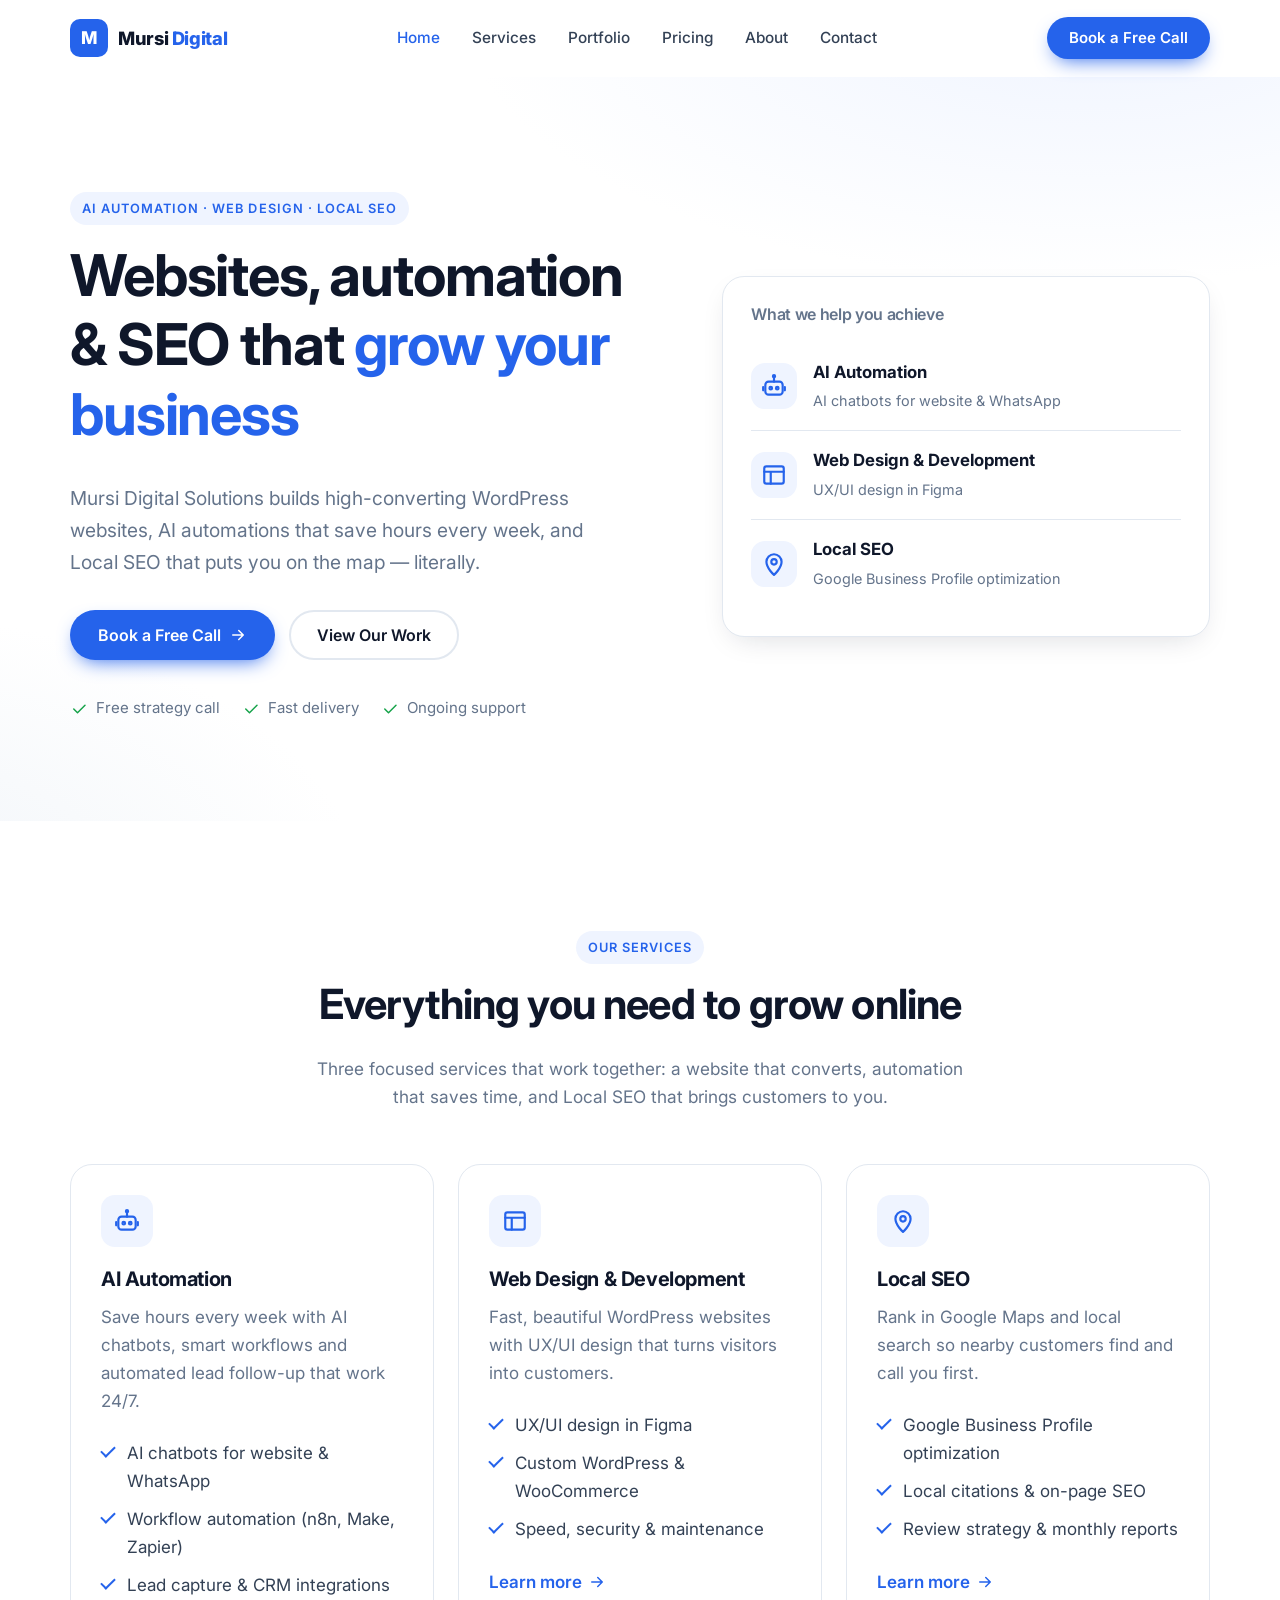
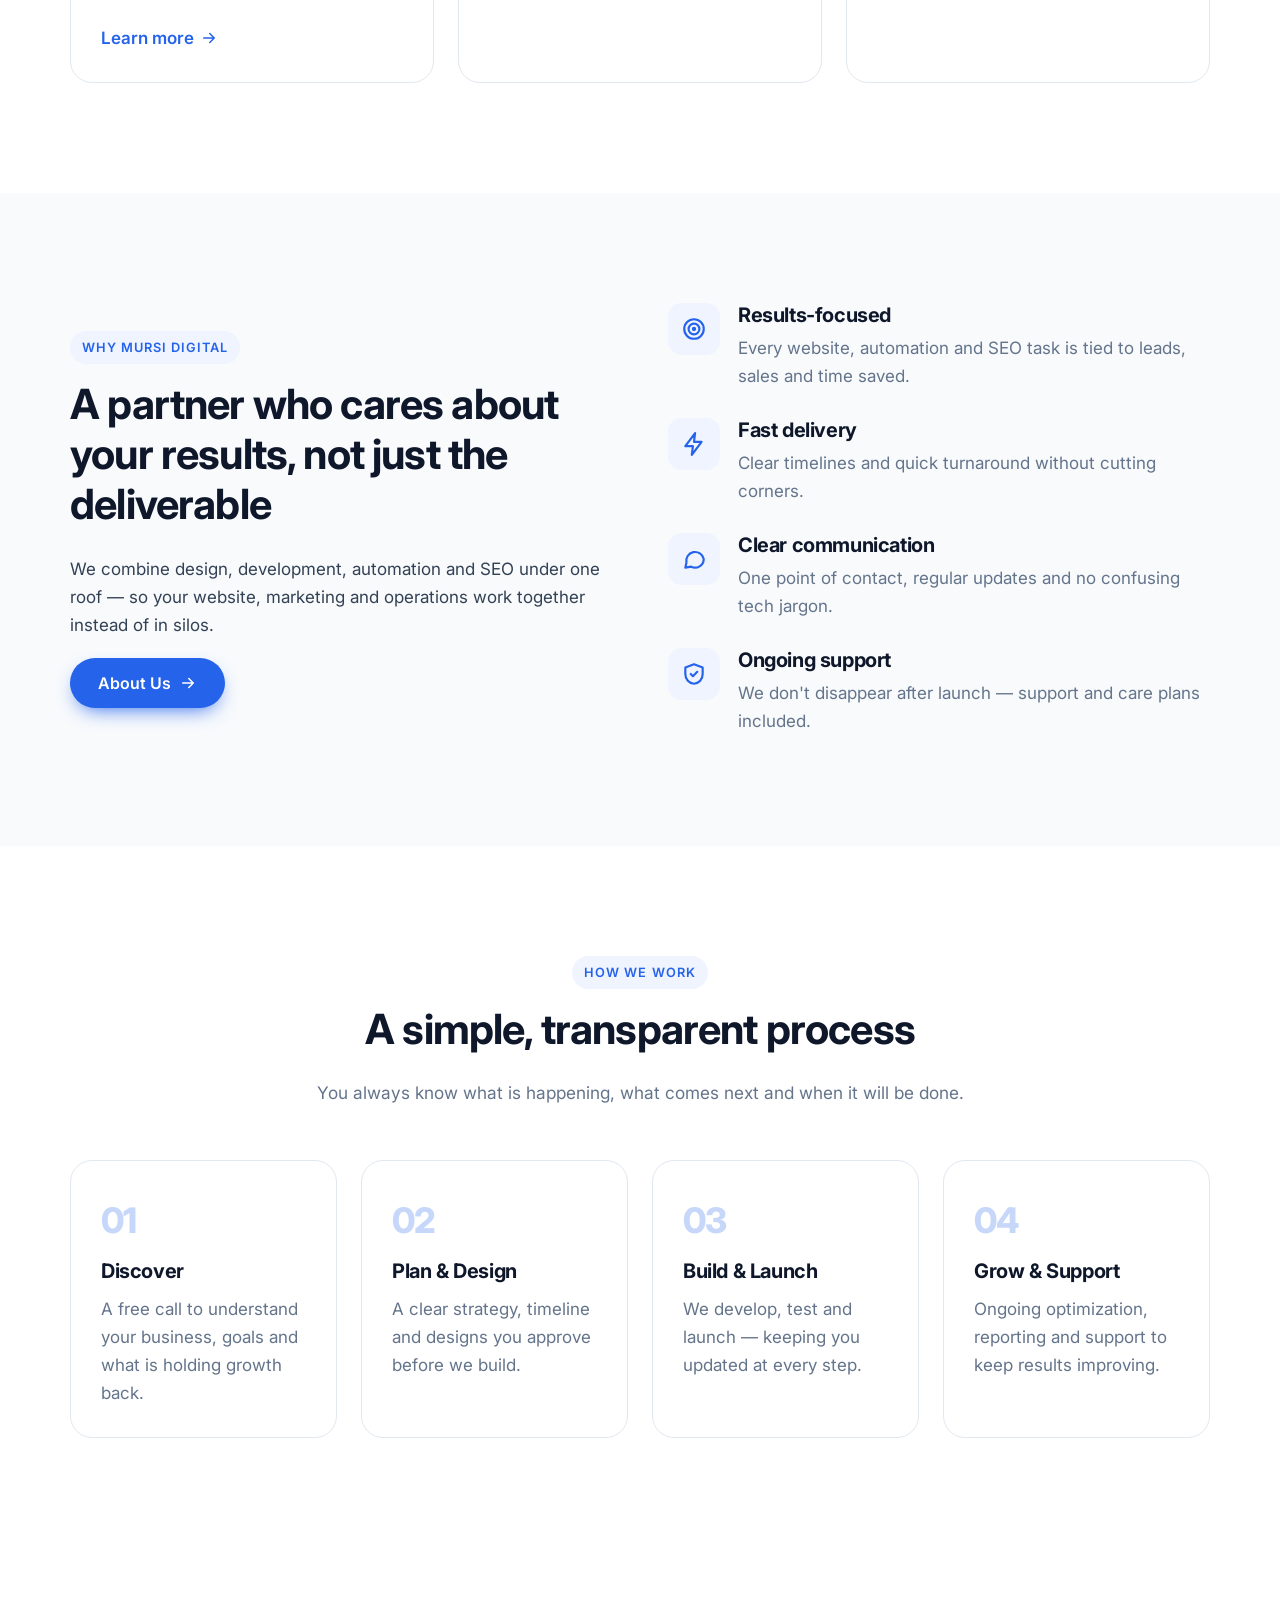
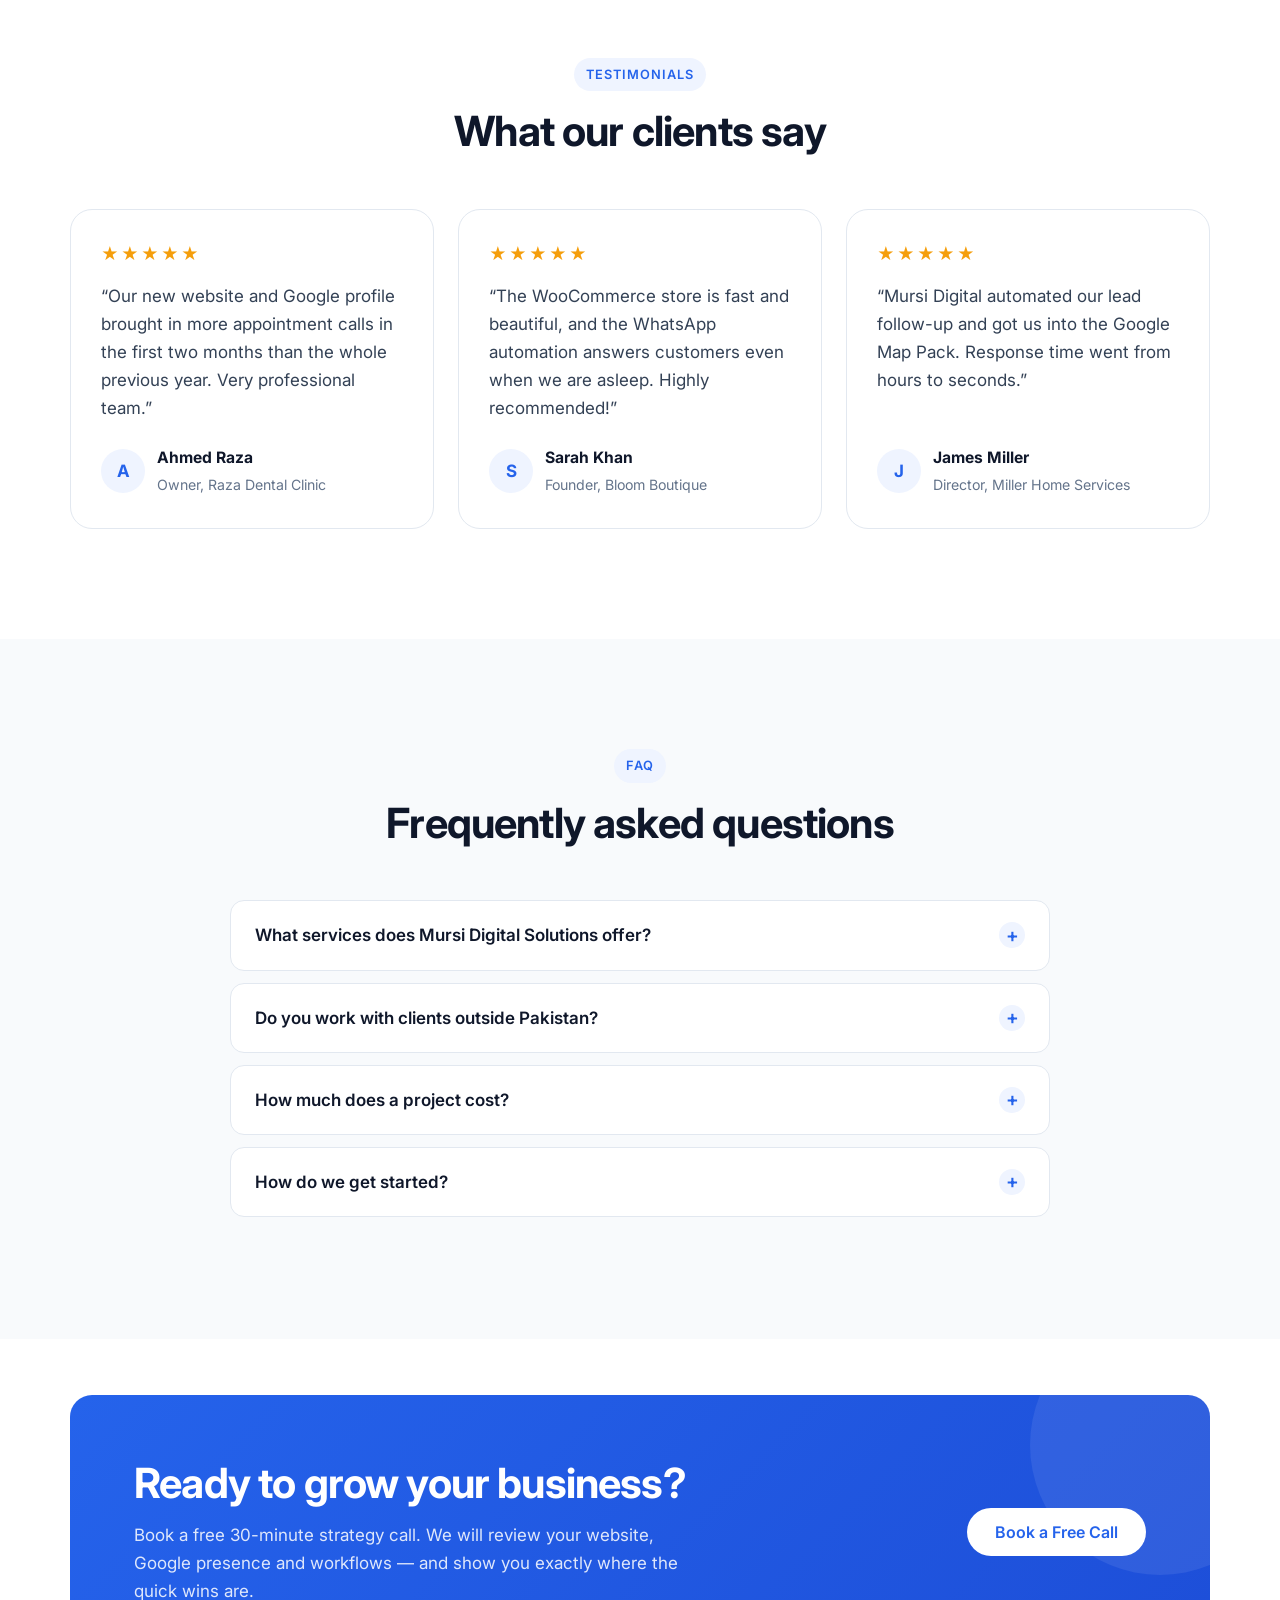
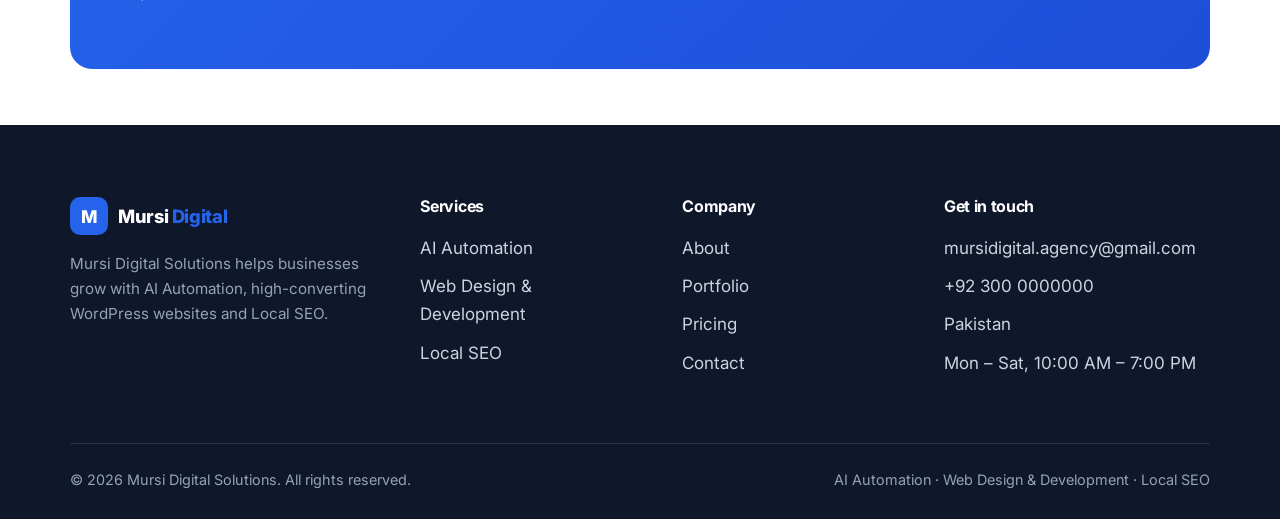
<file: static-site/index.html>
<!doctype html>
<html lang="en" class="no-js">
<head>
	<meta charset="utf-8">
	<meta name="viewport" content="width=device-width, initial-scale=1">
	<title>Mursi Digital Solutions — AI Automation, Web Design &amp; Local SEO</title>
	<meta name="description" content="Mursi Digital Solutions builds high-converting WordPress websites, AI automations that save hours every week, and Local SEO that puts you on the map.">
	<script>document.documentElement.className = document.documentElement.className.replace('no-js', 'js');</script>
	<link rel="preconnect" href="https://fonts.googleapis.com">
	<link rel="preconnect" href="https://fonts.gstatic.com" crossorigin>
	<link rel="stylesheet" href="https://fonts.googleapis.com/css2?family=Inter:wght@400;500;600;700;800&amp;display=swap">
	<link rel="stylesheet" href="assets/css/style.css">
	<script type="application/ld+json">{"@context":"https://schema.org","@type":"ProfessionalService","name":"Mursi Digital Solutions","email":"mursidigital.agency@gmail.com","telephone":"+92 300 0000000","description":"AI Automation, Web Design & Development and Local SEO agency.","address":{"@type":"PostalAddress","streetAddress":"Pakistan","addressLocality":""},"hasOfferCatalog":{"@type":"OfferCatalog","name":"Digital Services","itemListElement":[{"@type":"Offer","itemOffered":{"@type":"Service","name":"AI Automation","description":"Save hours every week with AI chatbots, smart workflows and automated lead follow-up that work 24/7."}},{"@type":"Offer","itemOffered":{"@type":"Service","name":"Web Design & Development","description":"Fast, beautiful WordPress websites with UX/UI design that turns visitors into customers."}},{"@type":"Offer","itemOffered":{"@type":"Service","name":"Local SEO","description":"Rank in Google Maps and local search so nearby customers find and call you first."}}]}}</script>
	<script type="application/ld+json">{"@context":"https://schema.org","@type":"FAQPage","mainEntity":[{"@type":"Question","name":"What services does Mursi Digital Solutions offer?","acceptedAnswer":{"@type":"Answer","text":"We offer AI Automation (chatbots, workflows, CRM integrations), Website Design & Development (UX/UI + WordPress) and Local SEO to help businesses get more leads and save time."}},{"@type":"Question","name":"Do you work with clients outside Pakistan?","acceptedAnswer":{"@type":"Answer","text":"Yes. We work with clients locally and internationally, fully remote, with calls scheduled around your time zone."}},{"@type":"Question","name":"How much does a project cost?","acceptedAnswer":{"@type":"Answer","text":"It depends on scope. See our Pricing page for starting packages, or book a free call for a custom quote."}},{"@type":"Question","name":"How do we get started?","acceptedAnswer":{"@type":"Answer","text":"Fill in the contact form or message us on WhatsApp. We will schedule a free strategy call and send you a proposal within 48 hours."}}]}</script>
</head>
<body>
<a class="skip-link screen-reader-text" href="#main">Skip to content</a>
<header class="site-header" id="site-header">
	<div class="container header-inner">
		<a class="site-brand" href="index.html" rel="home">
	<span class="brand-mark" aria-hidden="true">M</span>
	<span class="brand-text">Mursi <span>Digital</span></span>
</a>
		<nav class="primary-nav" id="primary-nav" aria-label="Primary">
			<ul id="primary-menu">
				<li class="current-menu-item"><a href="index.html" aria-current="page">Home</a></li>
				<li class="menu-item-has-children"><a href="index.html#services">Services</a>
					<ul class="sub-menu">
						<li><a href="ai-automation.html">AI Automation</a></li>
<li><a href="web-design-development.html">Web Design &amp; Development</a></li>
<li><a href="local-seo.html">Local SEO</a></li>
					</ul>
				</li>
				<li><a href="portfolio.html">Portfolio</a></li>
				<li><a href="pricing.html">Pricing</a></li>
				<li><a href="about.html">About</a></li>
				<li><a href="contact.html">Contact</a></li>
			</ul>
			<a class="btn btn--primary btn--block mobile-cta" href="contact.html">Book a Free Call</a>
		</nav>
		<div class="header-cta">
			<a class="btn btn--primary" href="contact.html">Book a Free Call</a>
			<button class="nav-toggle" type="button" aria-controls="primary-nav" aria-expanded="false">
				<span class="screen-reader-text">Menu</span>
				<span class="icon-open"><svg viewBox="0 0 24 24" fill="none" stroke="currentColor" stroke-width="2" stroke-linecap="round" stroke-linejoin="round" aria-hidden="true" focusable="false"><path d="M4 7h16M4 12h16M4 17h16"/></svg></span>
			</button>
		</div>
	</div>
</header>
<main id="main" class="site-main">
<section class="hero">
	<div class="container hero-grid">
		<div class="reveal">
			<span class="eyebrow">AI Automation · Web Design · Local SEO</span>
			<h1>
				Websites, automation &amp; SEO that
				<span class="accent">grow your business</span>
			</h1>
			<p class="hero-lead">Mursi Digital Solutions builds high-converting WordPress websites, AI automations that save hours every week, and Local SEO that puts you on the map — literally.</p>
			<div class="btn-row">
				<a class="btn btn--primary" href="contact.html">Book a Free Call <svg viewBox="0 0 24 24" fill="none" stroke="currentColor" stroke-width="2" stroke-linecap="round" stroke-linejoin="round" aria-hidden="true" focusable="false"><path d="M5 12h14M13 6l6 6-6 6"/></svg></a>
				<a class="btn btn--ghost" href="portfolio.html">View Our Work</a>
			</div>
			<div class="hero-trust">
				<span><svg viewBox="0 0 24 24" fill="none" stroke="currentColor" stroke-width="2" stroke-linecap="round" stroke-linejoin="round" aria-hidden="true" focusable="false"><path d="M5 12l5 5L20 7"/></svg> Free strategy call</span>
				<span><svg viewBox="0 0 24 24" fill="none" stroke="currentColor" stroke-width="2" stroke-linecap="round" stroke-linejoin="round" aria-hidden="true" focusable="false"><path d="M5 12l5 5L20 7"/></svg> Fast delivery</span>
				<span><svg viewBox="0 0 24 24" fill="none" stroke="currentColor" stroke-width="2" stroke-linecap="round" stroke-linejoin="round" aria-hidden="true" focusable="false"><path d="M5 12l5 5L20 7"/></svg> Ongoing support</span>
			</div>
		</div>
		<div class="hero-card reveal" aria-hidden="true">
			<h3>What we help you achieve</h3>
			<div class="hero-stat">
				<div class="icon-wrap"><svg viewBox="0 0 24 24" fill="none" stroke="currentColor" stroke-width="2" stroke-linecap="round" stroke-linejoin="round" aria-hidden="true" focusable="false"><rect x="4" y="8" width="16" height="12" rx="3"/><path d="M12 8V4"/><circle cx="12" cy="3" r="1"/><circle cx="9" cy="14" r="1.2"/><circle cx="15" cy="14" r="1.2"/><path d="M2 13v3M22 13v3"/></svg></div>
				<div>
					<strong>AI Automation</strong>
					<small>AI chatbots for website &amp; WhatsApp</small>
				</div>
			</div>
<div class="hero-stat">
				<div class="icon-wrap"><svg viewBox="0 0 24 24" fill="none" stroke="currentColor" stroke-width="2" stroke-linecap="round" stroke-linejoin="round" aria-hidden="true" focusable="false"><rect x="3" y="4" width="18" height="16" rx="2"/><path d="M3 9h18M9 20V9"/></svg></div>
				<div>
					<strong>Web Design &amp; Development</strong>
					<small>UX/UI design in Figma</small>
				</div>
			</div>
<div class="hero-stat">
				<div class="icon-wrap"><svg viewBox="0 0 24 24" fill="none" stroke="currentColor" stroke-width="2" stroke-linecap="round" stroke-linejoin="round" aria-hidden="true" focusable="false"><path d="M12 22s7-6.1 7-12a7 7 0 1 0-14 0c0 5.9 7 12 7 12z"/><circle cx="12" cy="10" r="2.5"/></svg></div>
				<div>
					<strong>Local SEO</strong>
					<small>Google Business Profile optimization</small>
				</div>
			</div>
		</div>
	</div>
</section>
<section class="section" id="services">
	<div class="container">
		<div class="section-head reveal">
			<span class="eyebrow">Our Services</span>
			<h2>Everything you need to grow online</h2>
			<p>Three focused services that work together: a website that converts, automation that saves time, and Local SEO that brings customers to you.</p>
		</div>
		<div class="grid grid-3">
			<article class="card reveal">
				<div class="icon-wrap"><svg viewBox="0 0 24 24" fill="none" stroke="currentColor" stroke-width="2" stroke-linecap="round" stroke-linejoin="round" aria-hidden="true" focusable="false"><rect x="4" y="8" width="16" height="12" rx="3"/><path d="M12 8V4"/><circle cx="12" cy="3" r="1"/><circle cx="9" cy="14" r="1.2"/><circle cx="15" cy="14" r="1.2"/><path d="M2 13v3M22 13v3"/></svg></div>
				<h3>AI Automation</h3>
				<p>Save hours every week with AI chatbots, smart workflows and automated lead follow-up that work 24/7.</p>
				<ul>
					<li>AI chatbots for website &amp; WhatsApp</li>
<li>Workflow automation (n8n, Make, Zapier)</li>
<li>Lead capture &amp; CRM integrations</li>
				</ul>
				<a class="card-link" href="ai-automation.html">Learn more <svg viewBox="0 0 24 24" fill="none" stroke="currentColor" stroke-width="2" stroke-linecap="round" stroke-linejoin="round" aria-hidden="true" focusable="false"><path d="M5 12h14M13 6l6 6-6 6"/></svg></a>
			</article>
<article class="card reveal">
				<div class="icon-wrap"><svg viewBox="0 0 24 24" fill="none" stroke="currentColor" stroke-width="2" stroke-linecap="round" stroke-linejoin="round" aria-hidden="true" focusable="false"><rect x="3" y="4" width="18" height="16" rx="2"/><path d="M3 9h18M9 20V9"/></svg></div>
				<h3>Web Design &amp; Development</h3>
				<p>Fast, beautiful WordPress websites with UX/UI design that turns visitors into customers.</p>
				<ul>
					<li>UX/UI design in Figma</li>
<li>Custom WordPress &amp; WooCommerce</li>
<li>Speed, security &amp; maintenance</li>
				</ul>
				<a class="card-link" href="web-design-development.html">Learn more <svg viewBox="0 0 24 24" fill="none" stroke="currentColor" stroke-width="2" stroke-linecap="round" stroke-linejoin="round" aria-hidden="true" focusable="false"><path d="M5 12h14M13 6l6 6-6 6"/></svg></a>
			</article>
<article class="card reveal">
				<div class="icon-wrap"><svg viewBox="0 0 24 24" fill="none" stroke="currentColor" stroke-width="2" stroke-linecap="round" stroke-linejoin="round" aria-hidden="true" focusable="false"><path d="M12 22s7-6.1 7-12a7 7 0 1 0-14 0c0 5.9 7 12 7 12z"/><circle cx="12" cy="10" r="2.5"/></svg></div>
				<h3>Local SEO</h3>
				<p>Rank in Google Maps and local search so nearby customers find and call you first.</p>
				<ul>
					<li>Google Business Profile optimization</li>
<li>Local citations &amp; on-page SEO</li>
<li>Review strategy &amp; monthly reports</li>
				</ul>
				<a class="card-link" href="local-seo.html">Learn more <svg viewBox="0 0 24 24" fill="none" stroke="currentColor" stroke-width="2" stroke-linecap="round" stroke-linejoin="round" aria-hidden="true" focusable="false"><path d="M5 12h14M13 6l6 6-6 6"/></svg></a>
			</article>
		</div>
	</div>
</section>
<section class="section section--alt">
	<div class="container split">
		<div class="reveal">
			<span class="eyebrow">Why Mursi Digital</span>
			<h2>A partner who cares about your results, not just the deliverable</h2>
			<p>We combine design, development, automation and SEO under one roof — so your website, marketing and operations work together instead of in silos.</p>
			<a class="btn btn--primary" href="about.html">About Us <svg viewBox="0 0 24 24" fill="none" stroke="currentColor" stroke-width="2" stroke-linecap="round" stroke-linejoin="round" aria-hidden="true" focusable="false"><path d="M5 12h14M13 6l6 6-6 6"/></svg></a>
		</div>
		<div class="grid" style="gap:28px">
			<div class="feature reveal">
				<div class="icon-wrap"><svg viewBox="0 0 24 24" fill="none" stroke="currentColor" stroke-width="2" stroke-linecap="round" stroke-linejoin="round" aria-hidden="true" focusable="false"><circle cx="12" cy="12" r="9"/><circle cx="12" cy="12" r="5"/><circle cx="12" cy="12" r="1"/></svg></div>
				<div>
					<h3>Results-focused</h3>
					<p>Every website, automation and SEO task is tied to leads, sales and time saved.</p>
				</div>
			</div>
<div class="feature reveal">
				<div class="icon-wrap"><svg viewBox="0 0 24 24" fill="none" stroke="currentColor" stroke-width="2" stroke-linecap="round" stroke-linejoin="round" aria-hidden="true" focusable="false"><path d="M13 2 4 14h7l-1 8 9-12h-7l1-8z"/></svg></div>
				<div>
					<h3>Fast delivery</h3>
					<p>Clear timelines and quick turnaround without cutting corners.</p>
				</div>
			</div>
<div class="feature reveal">
				<div class="icon-wrap"><svg viewBox="0 0 24 24" fill="none" stroke="currentColor" stroke-width="2" stroke-linecap="round" stroke-linejoin="round" aria-hidden="true" focusable="false"><path d="M21 12a8 8 0 0 1-11.6 7.1L4 20l1-4.6A8 8 0 1 1 21 12z"/></svg></div>
				<div>
					<h3>Clear communication</h3>
					<p>One point of contact, regular updates and no confusing tech jargon.</p>
				</div>
			</div>
<div class="feature reveal">
				<div class="icon-wrap"><svg viewBox="0 0 24 24" fill="none" stroke="currentColor" stroke-width="2" stroke-linecap="round" stroke-linejoin="round" aria-hidden="true" focusable="false"><path d="M12 3 4 6v6c0 5 3.4 8.5 8 9 4.6-.5 8-4 8-9V6l-8-3z"/><path d="m9 12 2 2 4-4"/></svg></div>
				<div>
					<h3>Ongoing support</h3>
					<p>We don&#39;t disappear after launch — support and care plans included.</p>
				</div>
			</div>
		</div>
	</div>
</section>
<section class="section">
	<div class="container">
		<div class="section-head reveal">
			<span class="eyebrow">How We Work</span>
			<h2>A simple, transparent process</h2>
			<p>You always know what is happening, what comes next and when it will be done.</p>
		</div>
		<div class="grid grid-4 steps">
			<div class="step reveal">
				<h3>Discover</h3>
				<p>A free call to understand your business, goals and what is holding growth back.</p>
			</div>
<div class="step reveal">
				<h3>Plan &amp; Design</h3>
				<p>A clear strategy, timeline and designs you approve before we build.</p>
			</div>
<div class="step reveal">
				<h3>Build &amp; Launch</h3>
				<p>We develop, test and launch — keeping you updated at every step.</p>
			</div>
<div class="step reveal">
				<h3>Grow &amp; Support</h3>
				<p>Ongoing optimization, reporting and support to keep results improving.</p>
			</div>
		</div>
	</div>
</section>
<section class="section">
	<div class="container">
		<div class="section-head reveal">
			<span class="eyebrow">Testimonials</span>
			<h2>What our clients say</h2>
		</div>
		<div class="grid grid-3">
			<figure class="testimonial reveal" style="margin:0">
				<div class="stars" aria-label="5 out of 5 stars">★★★★★</div>
				<blockquote>“Our new website and Google profile brought in more appointment calls in the first two months than the whole previous year. Very professional team.”</blockquote>
				<figcaption class="testimonial-author">
					<span class="avatar" aria-hidden="true">A</span>
					<span>
						<strong>Ahmed Raza</strong>
						<small>Owner, Raza Dental Clinic</small>
					</span>
				</figcaption>
			</figure>
<figure class="testimonial reveal" style="margin:0">
				<div class="stars" aria-label="5 out of 5 stars">★★★★★</div>
				<blockquote>“The WooCommerce store is fast and beautiful, and the WhatsApp automation answers customers even when we are asleep. Highly recommended!”</blockquote>
				<figcaption class="testimonial-author">
					<span class="avatar" aria-hidden="true">S</span>
					<span>
						<strong>Sarah Khan</strong>
						<small>Founder, Bloom Boutique</small>
					</span>
				</figcaption>
			</figure>
<figure class="testimonial reveal" style="margin:0">
				<div class="stars" aria-label="5 out of 5 stars">★★★★★</div>
				<blockquote>“Mursi Digital automated our lead follow-up and got us into the Google Map Pack. Response time went from hours to seconds.”</blockquote>
				<figcaption class="testimonial-author">
					<span class="avatar" aria-hidden="true">J</span>
					<span>
						<strong>James Miller</strong>
						<small>Director, Miller Home Services</small>
					</span>
				</figcaption>
			</figure>
		</div>
	</div>
</section>
<section class="section section--alt">
	<div class="container">
		<div class="section-head reveal">
			<span class="eyebrow">FAQ</span>
			<h2>Frequently asked questions</h2>
		</div>
		<div class="faq">
			<div class="faq-item reveal">
				<button class="faq-q" type="button" aria-expanded="false" aria-controls="faq-1-0">
					<span>What services does Mursi Digital Solutions offer?</span>
					<span class="plus" aria-hidden="true">+</span>
				</button>
				<div class="faq-a" id="faq-1-0" role="region">
					<div><p>We offer AI Automation (chatbots, workflows, CRM integrations), Website Design &amp; Development (UX/UI + WordPress) and Local SEO to help businesses get more leads and save time.</p></div>
				</div>
			</div>
<div class="faq-item reveal">
				<button class="faq-q" type="button" aria-expanded="false" aria-controls="faq-1-1">
					<span>Do you work with clients outside Pakistan?</span>
					<span class="plus" aria-hidden="true">+</span>
				</button>
				<div class="faq-a" id="faq-1-1" role="region">
					<div><p>Yes. We work with clients locally and internationally, fully remote, with calls scheduled around your time zone.</p></div>
				</div>
			</div>
<div class="faq-item reveal">
				<button class="faq-q" type="button" aria-expanded="false" aria-controls="faq-1-2">
					<span>How much does a project cost?</span>
					<span class="plus" aria-hidden="true">+</span>
				</button>
				<div class="faq-a" id="faq-1-2" role="region">
					<div><p>It depends on scope. See our Pricing page for starting packages, or book a free call for a custom quote.</p></div>
				</div>
			</div>
<div class="faq-item reveal">
				<button class="faq-q" type="button" aria-expanded="false" aria-controls="faq-1-3">
					<span>How do we get started?</span>
					<span class="plus" aria-hidden="true">+</span>
				</button>
				<div class="faq-a" id="faq-1-3" role="region">
					<div><p>Fill in the contact form or message us on WhatsApp. We will schedule a free strategy call and send you a proposal within 48 hours.</p></div>
				</div>
			</div>
		</div>
	</div>
</section>
<section class="section section--tight">
	<div class="container">
		<div class="cta-band reveal">
			<div>
				<h2>Ready to grow your business?</h2>
				<p>Book a free 30-minute strategy call. We will review your website, Google presence and workflows — and show you exactly where the quick wins are.</p>
			</div>
			<div class="btn-row">
				<a class="btn btn--white" href="contact.html">Book a Free Call</a>
			</div>
		</div>
	</div>
</section>
</main>
<footer class="site-footer">
	<div class="container">
		<div class="footer-grid">
			<div class="footer-brand">
				<a class="site-brand" href="index.html" rel="home">
	<span class="brand-mark" aria-hidden="true">M</span>
	<span class="brand-text">Mursi <span>Digital</span></span>
</a>
				<p>Mursi Digital Solutions helps businesses grow with AI Automation, high-converting WordPress websites and Local SEO.</p>
				<div class="socials">
				</div>
			</div>
			<div>
				<h4>Services</h4>
				<ul>
					<li><a href="ai-automation.html">AI Automation</a></li>
<li><a href="web-design-development.html">Web Design &amp; Development</a></li>
<li><a href="local-seo.html">Local SEO</a></li>
				</ul>
			</div>
			<div>
				<h4>Company</h4>
				<ul>
					<li><a href="about.html">About</a></li>
					<li><a href="portfolio.html">Portfolio</a></li>
					<li><a href="pricing.html">Pricing</a></li>
					<li><a href="contact.html">Contact</a></li>
				</ul>
			</div>
			<div>
				<h4>Get in touch</h4>
				<ul>
					<li><a href="mailto:mursidigital.agency@gmail.com">mursidigital.agency@gmail.com</a></li>
<li><a href="tel:+923000000000">+92 300 0000000</a></li>
<li>Pakistan</li>
<li>Mon – Sat, 10:00 AM – 7:00 PM</li>
				</ul>
			</div>
		</div>
		<div class="footer-bottom">
			<span>&copy; 2026 Mursi Digital Solutions. All rights reserved.</span>
			<span>AI Automation · Web Design &amp; Development · Local SEO</span>
		</div>
	</div>
</footer>
<script src="assets/js/main.js"></script>
</body>
</html>
</file>
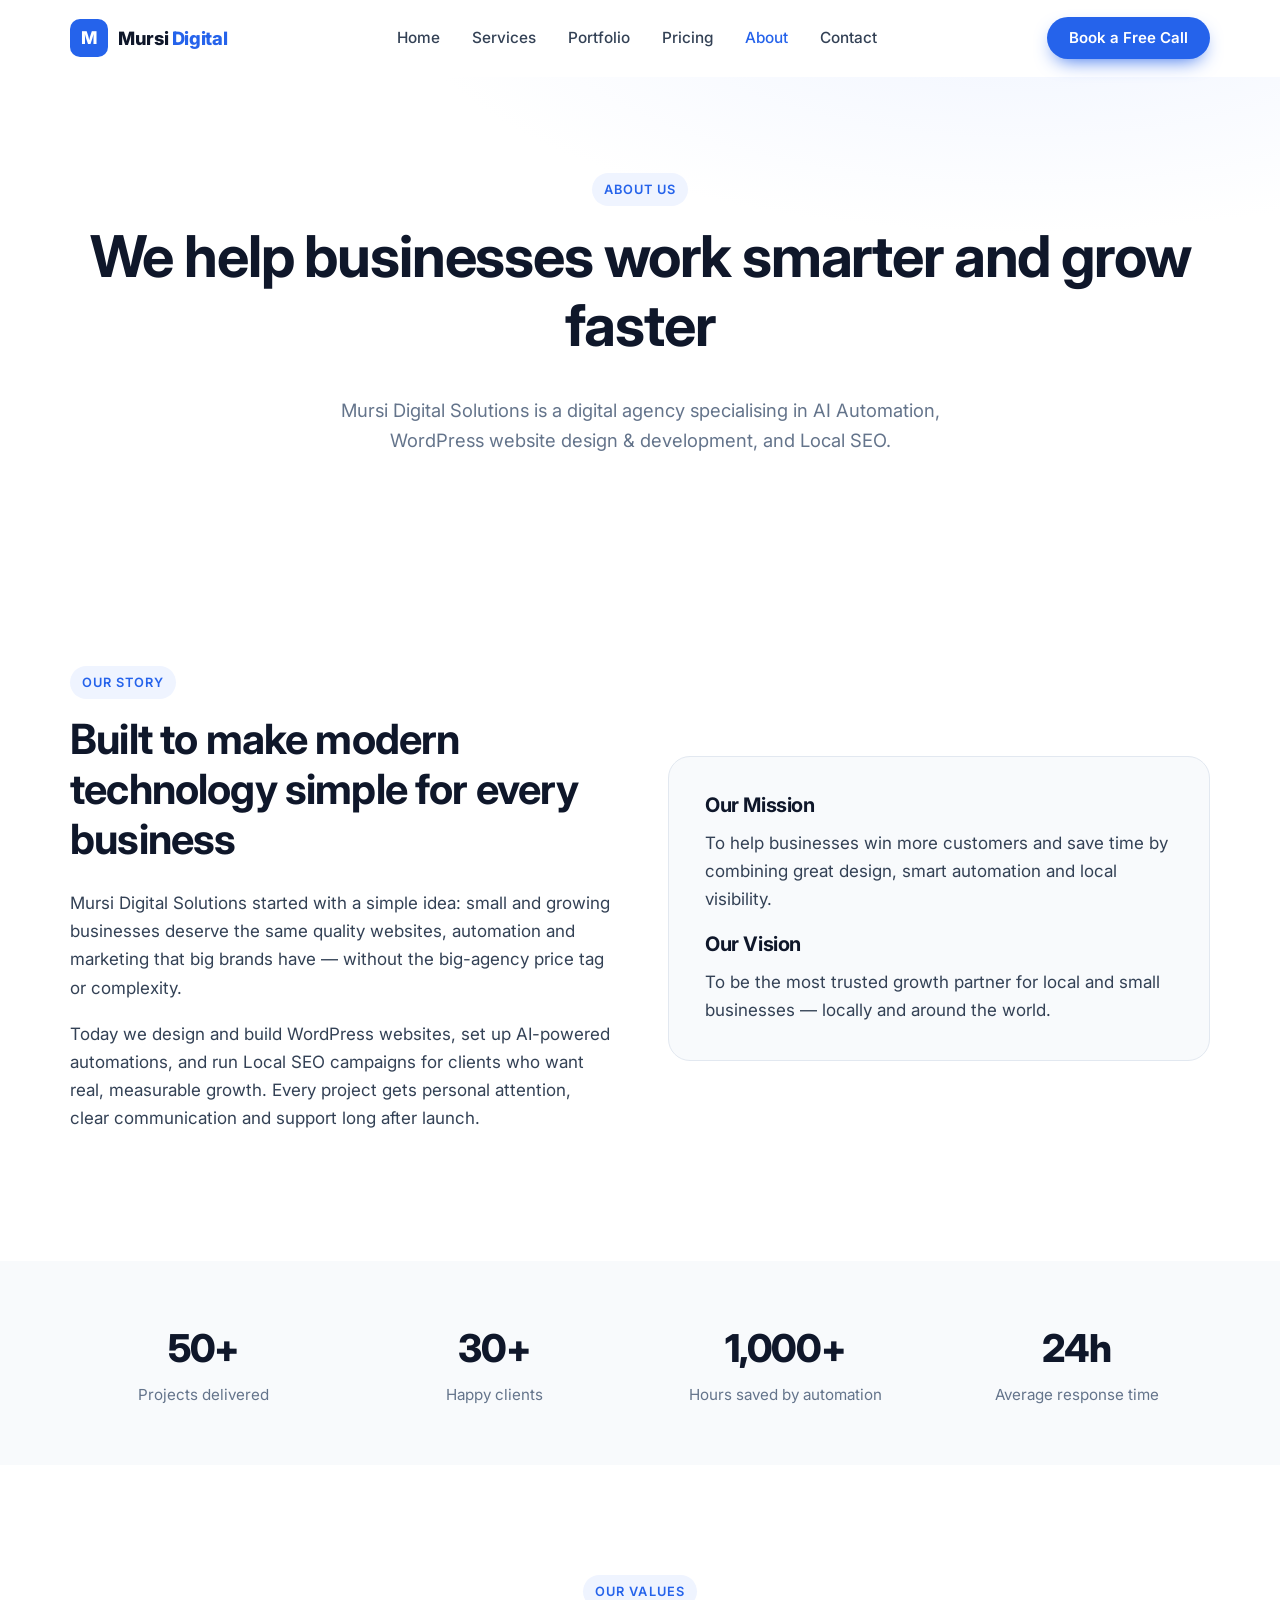
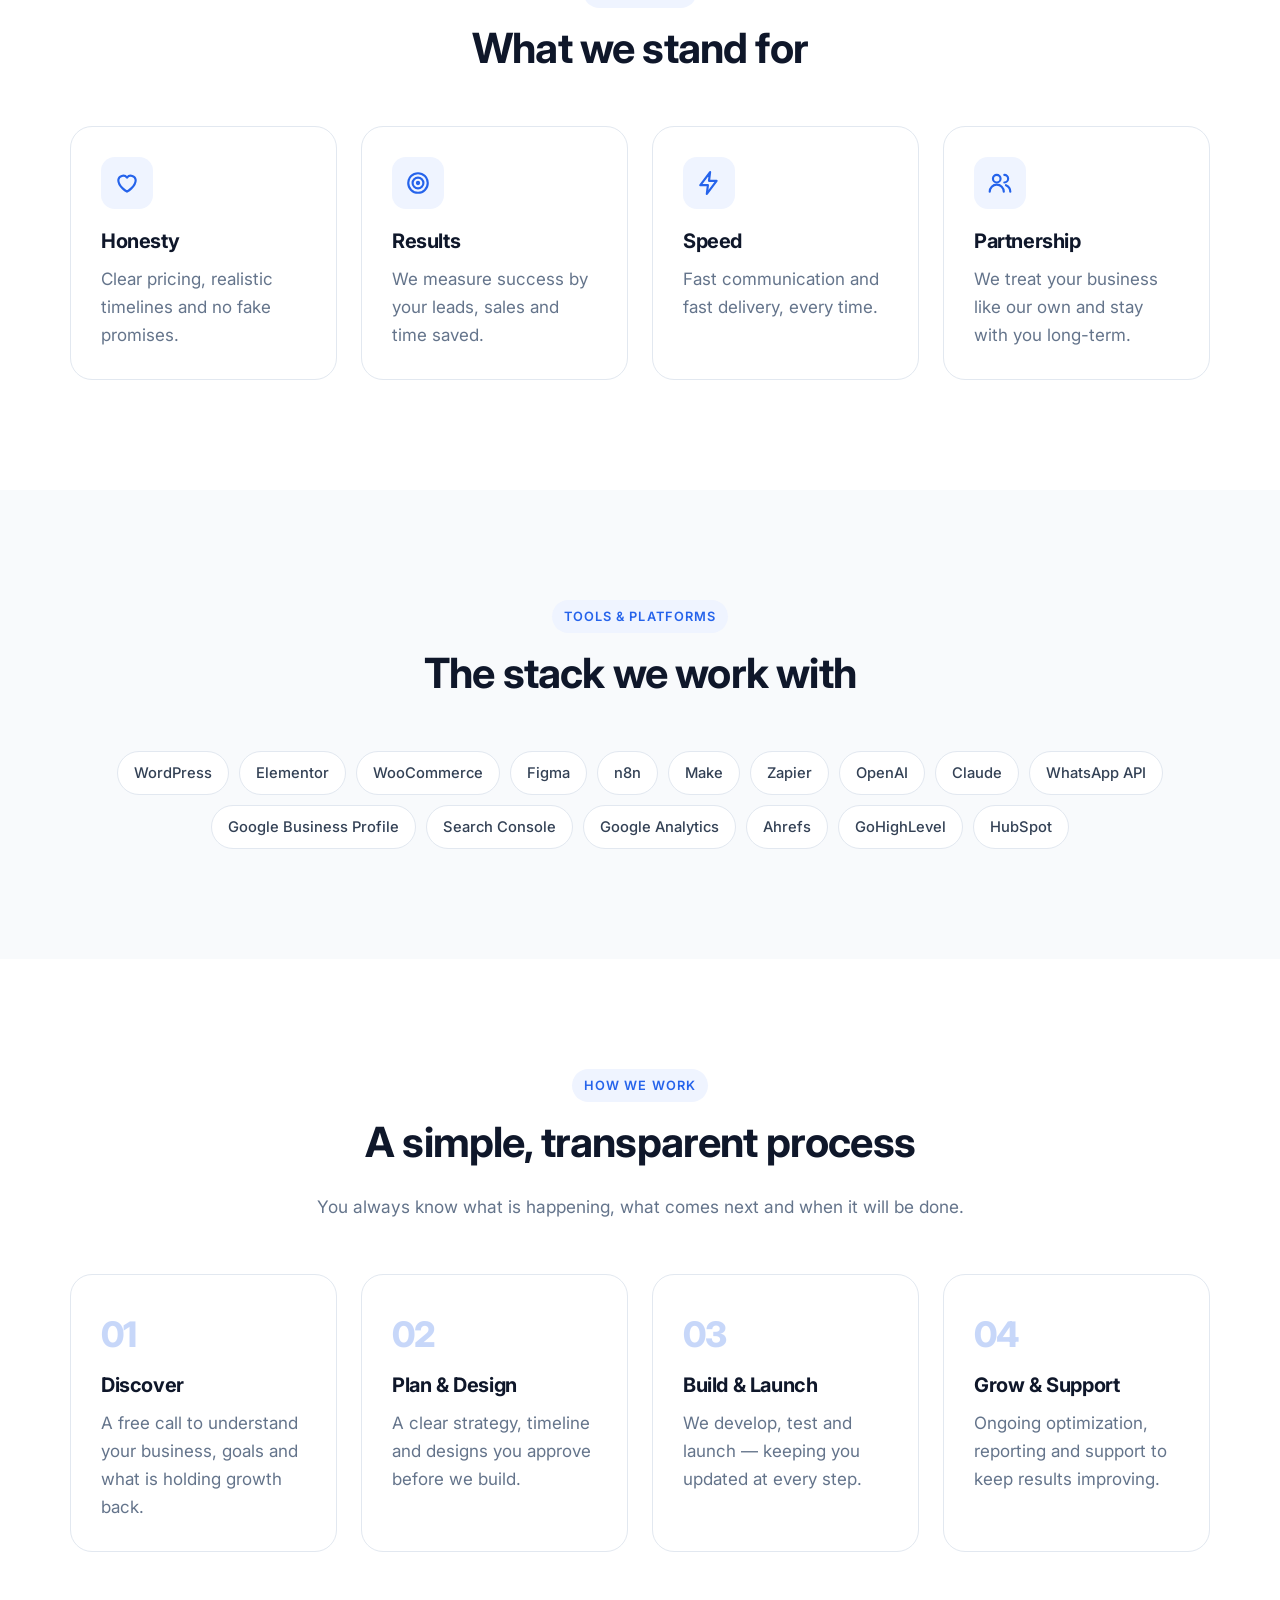
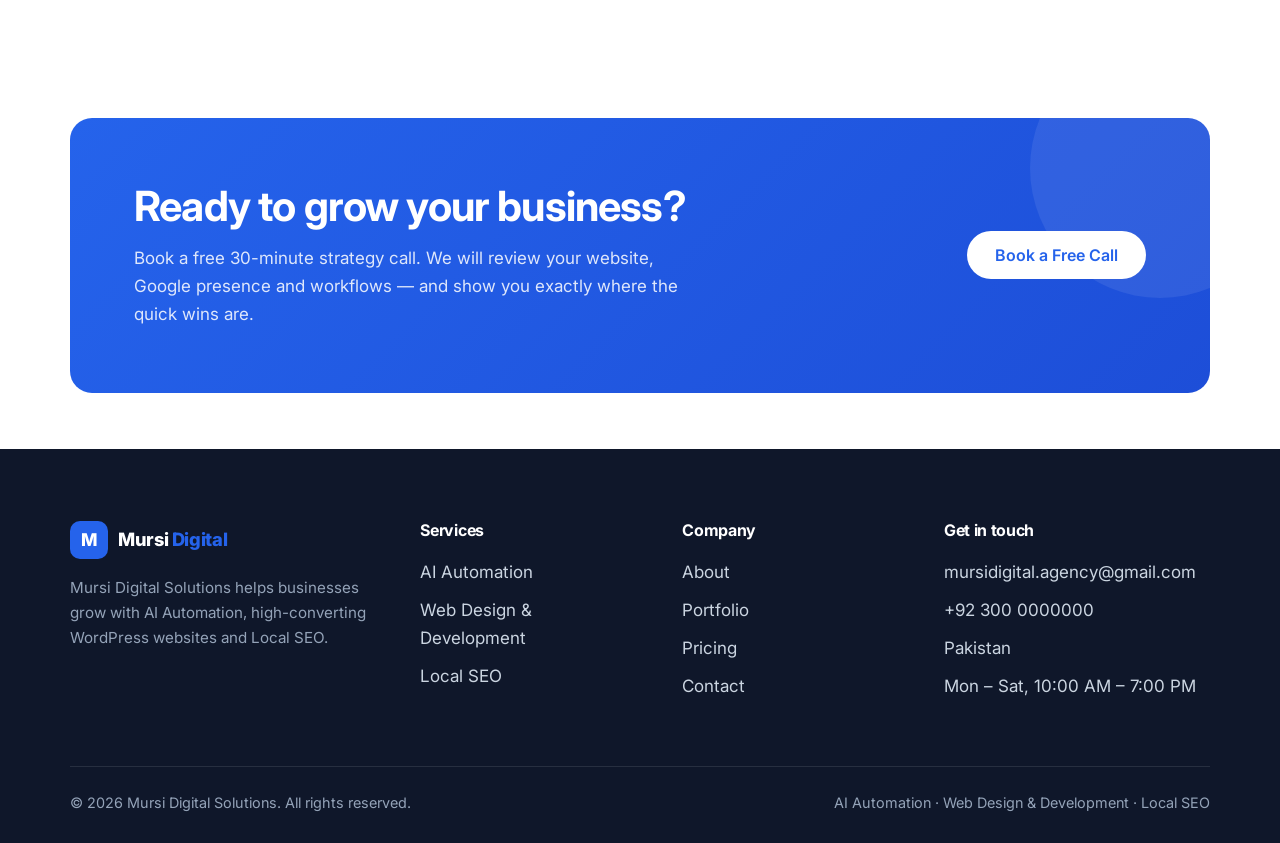
<file: static-site/about.html>
<!doctype html>
<html lang="en" class="no-js">
<head>
	<meta charset="utf-8">
	<meta name="viewport" content="width=device-width, initial-scale=1">
	<title>About — Mursi Digital Solutions</title>
	<meta name="description" content="Mursi Digital Solutions is a digital agency specialising in AI Automation, WordPress website design &amp; development, and Local SEO.">
	<script>document.documentElement.className = document.documentElement.className.replace('no-js', 'js');</script>
	<link rel="preconnect" href="https://fonts.googleapis.com">
	<link rel="preconnect" href="https://fonts.gstatic.com" crossorigin>
	<link rel="stylesheet" href="https://fonts.googleapis.com/css2?family=Inter:wght@400;500;600;700;800&amp;display=swap">
	<link rel="stylesheet" href="assets/css/style.css">
</head>
<body>
<a class="skip-link screen-reader-text" href="#main">Skip to content</a>
<header class="site-header" id="site-header">
	<div class="container header-inner">
		<a class="site-brand" href="index.html" rel="home">
	<span class="brand-mark" aria-hidden="true">M</span>
	<span class="brand-text">Mursi <span>Digital</span></span>
</a>
		<nav class="primary-nav" id="primary-nav" aria-label="Primary">
			<ul id="primary-menu">
				<li><a href="index.html">Home</a></li>
				<li class="menu-item-has-children"><a href="index.html#services">Services</a>
					<ul class="sub-menu">
						<li><a href="ai-automation.html">AI Automation</a></li>
<li><a href="web-design-development.html">Web Design &amp; Development</a></li>
<li><a href="local-seo.html">Local SEO</a></li>
					</ul>
				</li>
				<li><a href="portfolio.html">Portfolio</a></li>
				<li><a href="pricing.html">Pricing</a></li>
				<li class="current-menu-item"><a href="about.html" aria-current="page">About</a></li>
				<li><a href="contact.html">Contact</a></li>
			</ul>
			<a class="btn btn--primary btn--block mobile-cta" href="contact.html">Book a Free Call</a>
		</nav>
		<div class="header-cta">
			<a class="btn btn--primary" href="contact.html">Book a Free Call</a>
			<button class="nav-toggle" type="button" aria-controls="primary-nav" aria-expanded="false">
				<span class="screen-reader-text">Menu</span>
				<span class="icon-open"><svg viewBox="0 0 24 24" fill="none" stroke="currentColor" stroke-width="2" stroke-linecap="round" stroke-linejoin="round" aria-hidden="true" focusable="false"><path d="M4 7h16M4 12h16M4 17h16"/></svg></span>
			</button>
		</div>
	</div>
</header>
<main id="main" class="site-main">
<section class="page-hero">
	<div class="container">
		<span class="eyebrow">About Us</span>
		<h1>We help businesses work smarter and grow faster</h1>
		<p>Mursi Digital Solutions is a digital agency specialising in AI Automation, WordPress website design &amp; development, and Local SEO.</p>
	</div>
</section>
<section class="section">
	<div class="container split">
		<div class="reveal">
			<span class="eyebrow">Our Story</span>
			<h2>Built to make modern technology simple for every business</h2>
			<p>Mursi Digital Solutions started with a simple idea: small and growing businesses deserve the same quality websites, automation and marketing that big brands have — without the big-agency price tag or complexity.</p>
			<p>Today we design and build WordPress websites, set up AI-powered automations, and run Local SEO campaigns for clients who want real, measurable growth. Every project gets personal attention, clear communication and support long after launch.</p>
		</div>
		<div class="panel reveal">
			<h3>Our Mission</h3>
			<p>To help businesses win more customers and save time by combining great design, smart automation and local visibility.</p>
			<h3>Our Vision</h3>
			<p style="margin:0">To be the most trusted growth partner for local and small businesses — locally and around the world.</p>
		</div>
	</div>
</section>
<section class="section section--alt section--tight">
	<div class="container">
		<div class="stats reveal">
			<div><strong>50+</strong><span>Projects delivered</span></div>
<div><strong>30+</strong><span>Happy clients</span></div>
<div><strong>1,000+</strong><span>Hours saved by automation</span></div>
<div><strong>24h</strong><span>Average response time</span></div>
		</div>
	</div>
</section>
<section class="section">
	<div class="container">
		<div class="section-head reveal">
			<span class="eyebrow">Our Values</span>
			<h2>What we stand for</h2>
		</div>
		<div class="grid grid-4">
			<div class="card reveal">
				<div class="icon-wrap"><svg viewBox="0 0 24 24" fill="none" stroke="currentColor" stroke-width="2" stroke-linecap="round" stroke-linejoin="round" aria-hidden="true" focusable="false"><path d="M12 20s-8-4.6-8-10.5A4.5 4.5 0 0 1 12 7a4.5 4.5 0 0 1 8 2.5C20 15.4 12 20 12 20z"/></svg></div>
				<h3>Honesty</h3>
				<p style="margin:0">Clear pricing, realistic timelines and no fake promises.</p>
			</div>
<div class="card reveal">
				<div class="icon-wrap"><svg viewBox="0 0 24 24" fill="none" stroke="currentColor" stroke-width="2" stroke-linecap="round" stroke-linejoin="round" aria-hidden="true" focusable="false"><circle cx="12" cy="12" r="9"/><circle cx="12" cy="12" r="5"/><circle cx="12" cy="12" r="1"/></svg></div>
				<h3>Results</h3>
				<p style="margin:0">We measure success by your leads, sales and time saved.</p>
			</div>
<div class="card reveal">
				<div class="icon-wrap"><svg viewBox="0 0 24 24" fill="none" stroke="currentColor" stroke-width="2" stroke-linecap="round" stroke-linejoin="round" aria-hidden="true" focusable="false"><path d="M13 2 4 14h7l-1 8 9-12h-7l1-8z"/></svg></div>
				<h3>Speed</h3>
				<p style="margin:0">Fast communication and fast delivery, every time.</p>
			</div>
<div class="card reveal">
				<div class="icon-wrap"><svg viewBox="0 0 24 24" fill="none" stroke="currentColor" stroke-width="2" stroke-linecap="round" stroke-linejoin="round" aria-hidden="true" focusable="false"><circle cx="9" cy="8" r="3.5"/><path d="M2.5 20a6.5 6.5 0 0 1 13 0"/><path d="M16 4.5a3.5 3.5 0 0 1 0 7M21.5 20a6.5 6.5 0 0 0-4-6"/></svg></div>
				<h3>Partnership</h3>
				<p style="margin:0">We treat your business like our own and stay with you long-term.</p>
			</div>
		</div>
	</div>
</section>
<section class="section section--alt">
	<div class="container">
		<div class="section-head reveal">
			<span class="eyebrow">Tools &amp; Platforms</span>
			<h2>The stack we work with</h2>
		</div>
		<div class="chips reveal">
			<span class="chip">WordPress</span>
<span class="chip">Elementor</span>
<span class="chip">WooCommerce</span>
<span class="chip">Figma</span>
<span class="chip">n8n</span>
<span class="chip">Make</span>
<span class="chip">Zapier</span>
<span class="chip">OpenAI</span>
<span class="chip">Claude</span>
<span class="chip">WhatsApp API</span>
<span class="chip">Google Business Profile</span>
<span class="chip">Search Console</span>
<span class="chip">Google Analytics</span>
<span class="chip">Ahrefs</span>
<span class="chip">GoHighLevel</span>
<span class="chip">HubSpot</span>
		</div>
	</div>
</section>
<section class="section">
	<div class="container">
		<div class="section-head reveal">
			<span class="eyebrow">How We Work</span>
			<h2>A simple, transparent process</h2>
			<p>You always know what is happening, what comes next and when it will be done.</p>
		</div>
		<div class="grid grid-4 steps">
			<div class="step reveal">
				<h3>Discover</h3>
				<p>A free call to understand your business, goals and what is holding growth back.</p>
			</div>
<div class="step reveal">
				<h3>Plan &amp; Design</h3>
				<p>A clear strategy, timeline and designs you approve before we build.</p>
			</div>
<div class="step reveal">
				<h3>Build &amp; Launch</h3>
				<p>We develop, test and launch — keeping you updated at every step.</p>
			</div>
<div class="step reveal">
				<h3>Grow &amp; Support</h3>
				<p>Ongoing optimization, reporting and support to keep results improving.</p>
			</div>
		</div>
	</div>
</section>
<section class="section section--tight">
	<div class="container">
		<div class="cta-band reveal">
			<div>
				<h2>Ready to grow your business?</h2>
				<p>Book a free 30-minute strategy call. We will review your website, Google presence and workflows — and show you exactly where the quick wins are.</p>
			</div>
			<div class="btn-row">
				<a class="btn btn--white" href="contact.html">Book a Free Call</a>
			</div>
		</div>
	</div>
</section>
</main>
<footer class="site-footer">
	<div class="container">
		<div class="footer-grid">
			<div class="footer-brand">
				<a class="site-brand" href="index.html" rel="home">
	<span class="brand-mark" aria-hidden="true">M</span>
	<span class="brand-text">Mursi <span>Digital</span></span>
</a>
				<p>Mursi Digital Solutions helps businesses grow with AI Automation, high-converting WordPress websites and Local SEO.</p>
				<div class="socials">
				</div>
			</div>
			<div>
				<h4>Services</h4>
				<ul>
					<li><a href="ai-automation.html">AI Automation</a></li>
<li><a href="web-design-development.html">Web Design &amp; Development</a></li>
<li><a href="local-seo.html">Local SEO</a></li>
				</ul>
			</div>
			<div>
				<h4>Company</h4>
				<ul>
					<li><a href="about.html">About</a></li>
					<li><a href="portfolio.html">Portfolio</a></li>
					<li><a href="pricing.html">Pricing</a></li>
					<li><a href="contact.html">Contact</a></li>
				</ul>
			</div>
			<div>
				<h4>Get in touch</h4>
				<ul>
					<li><a href="mailto:mursidigital.agency@gmail.com">mursidigital.agency@gmail.com</a></li>
<li><a href="tel:+923000000000">+92 300 0000000</a></li>
<li>Pakistan</li>
<li>Mon – Sat, 10:00 AM – 7:00 PM</li>
				</ul>
			</div>
		</div>
		<div class="footer-bottom">
			<span>&copy; 2026 Mursi Digital Solutions. All rights reserved.</span>
			<span>AI Automation · Web Design &amp; Development · Local SEO</span>
		</div>
	</div>
</footer>
<script src="assets/js/main.js"></script>
</body>
</html>
</file>
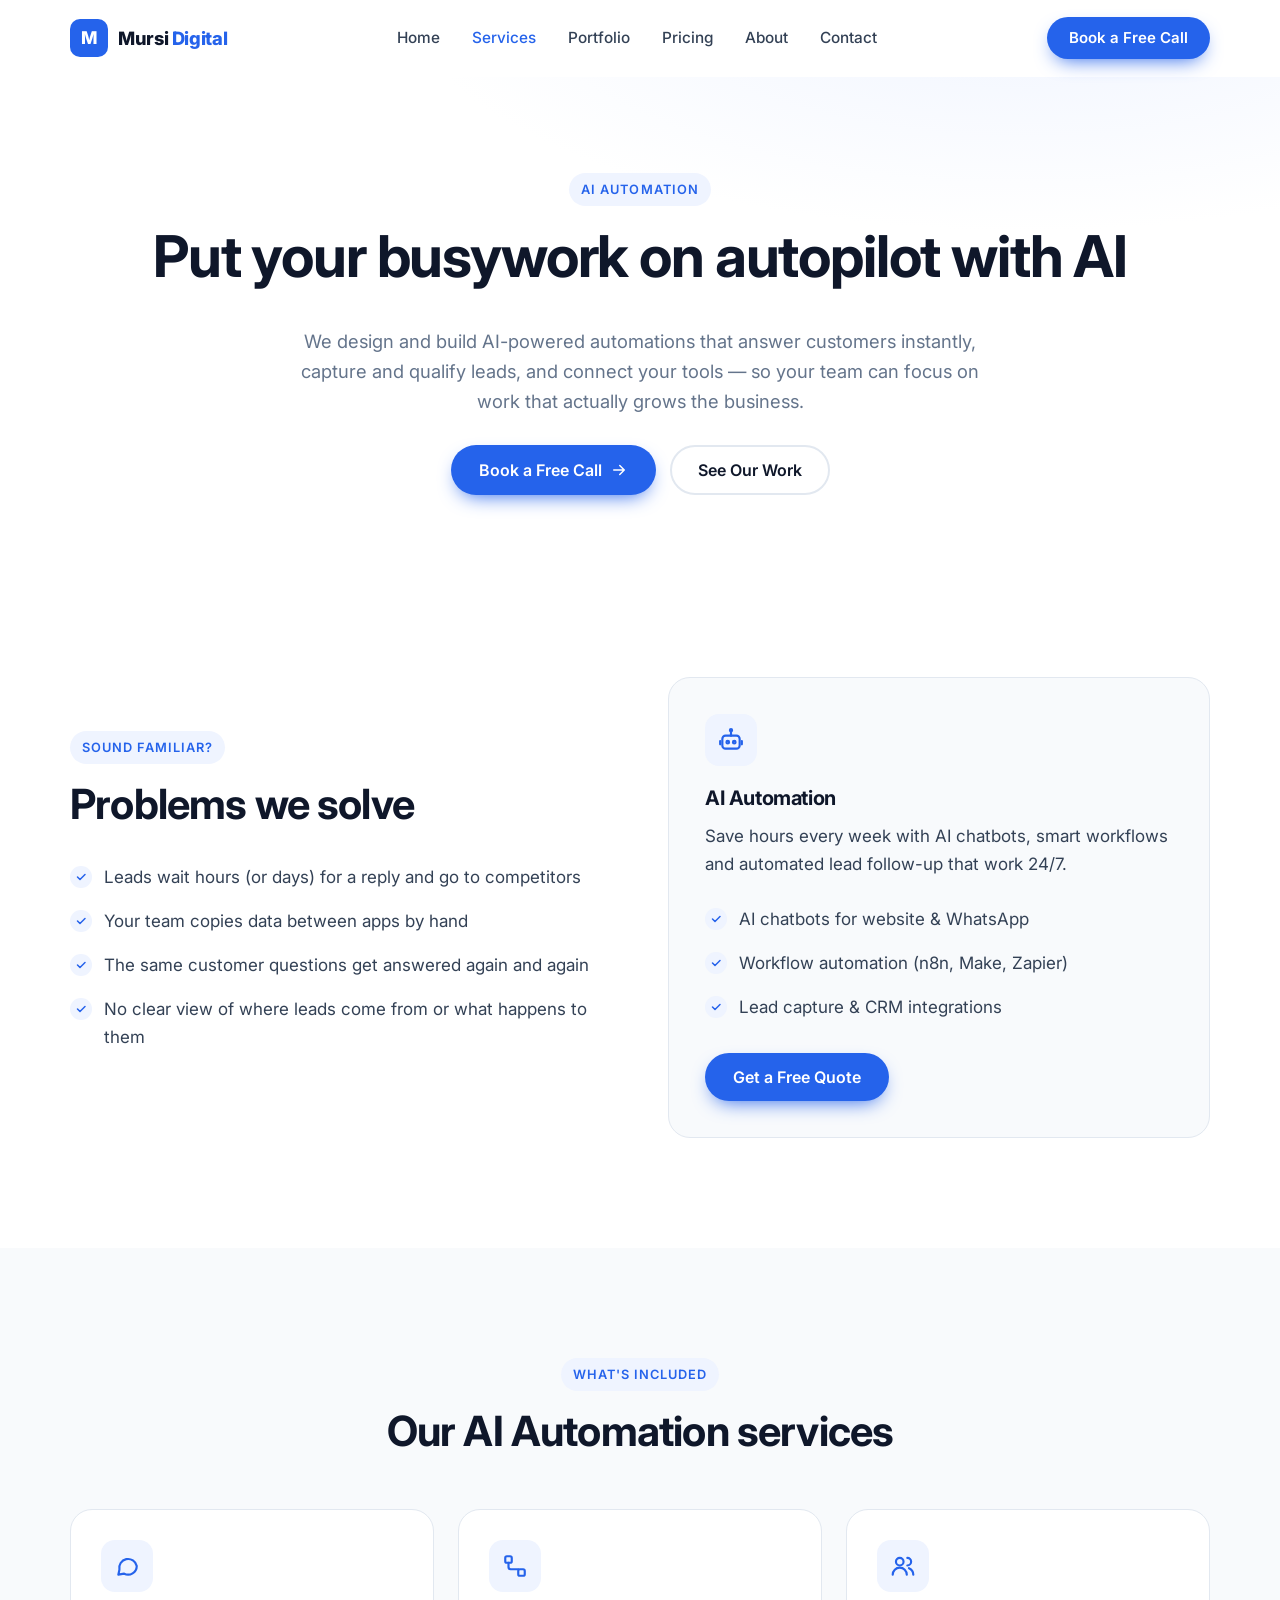
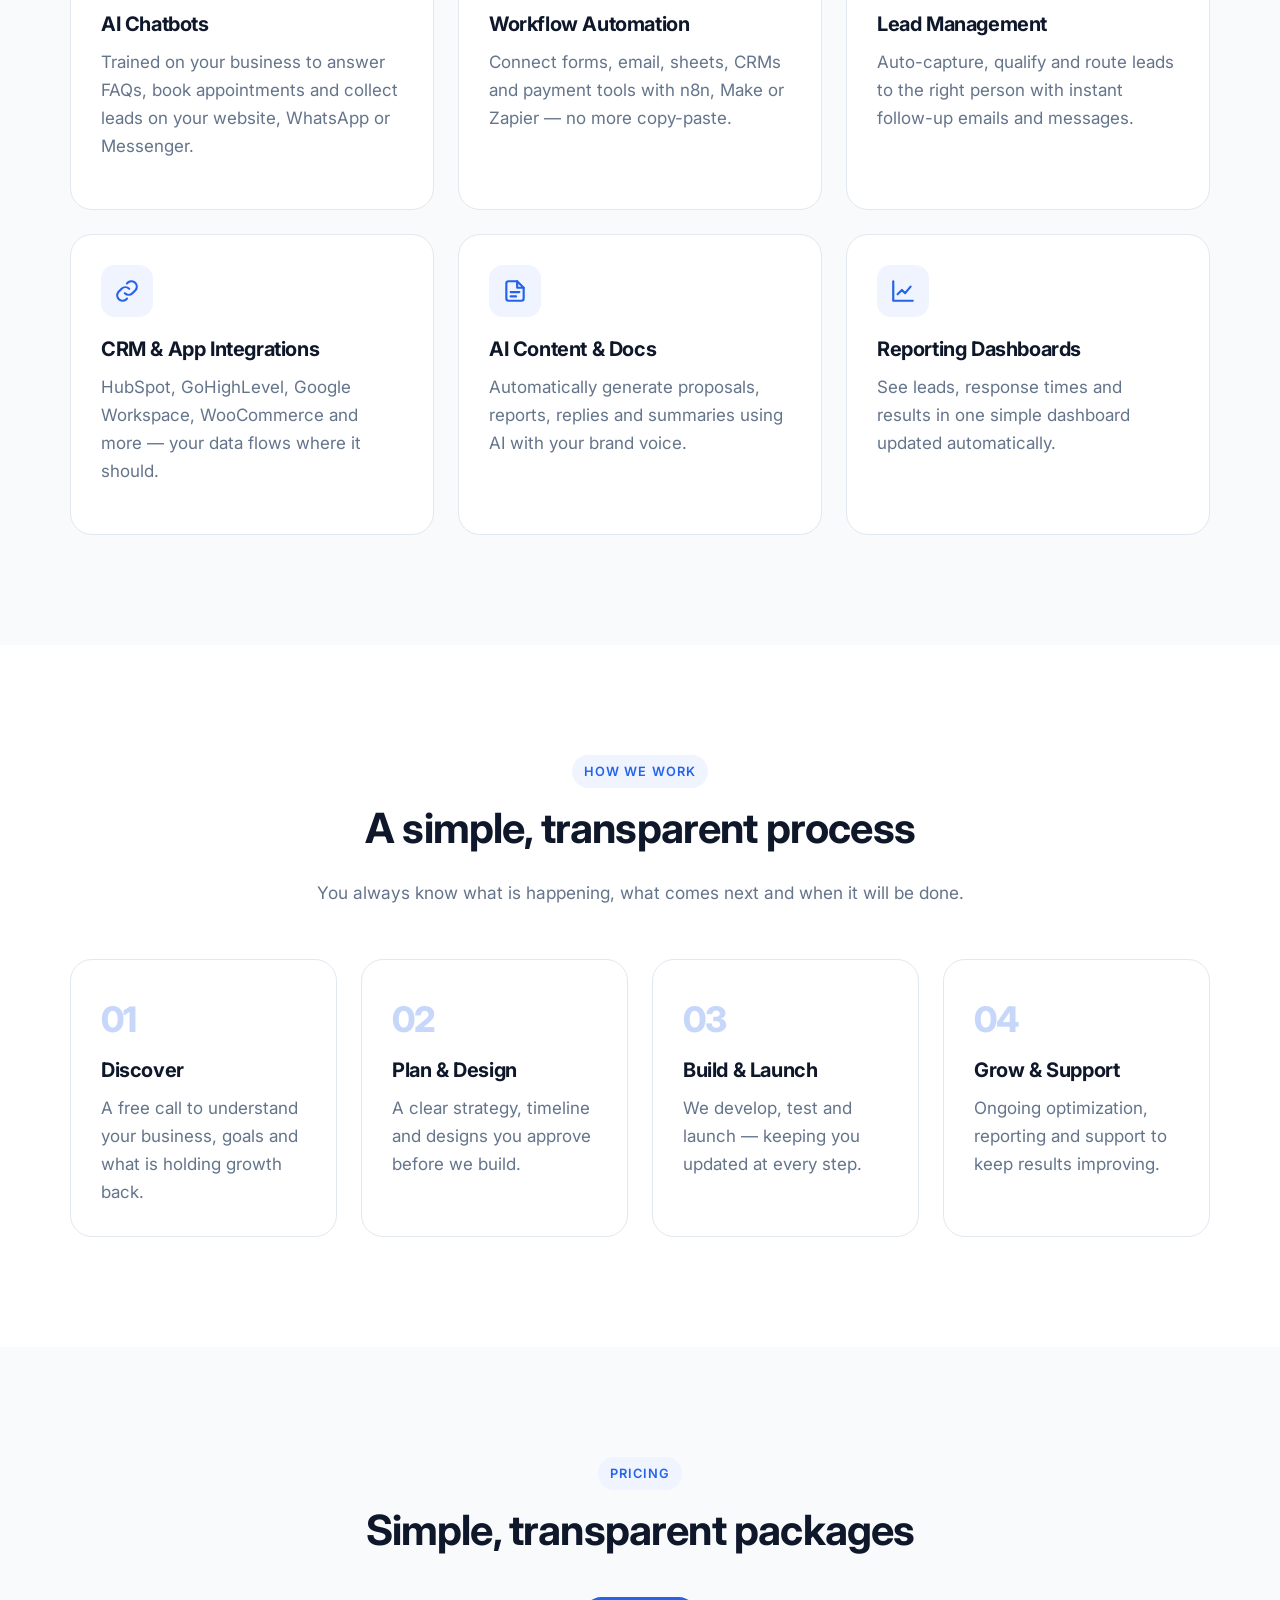
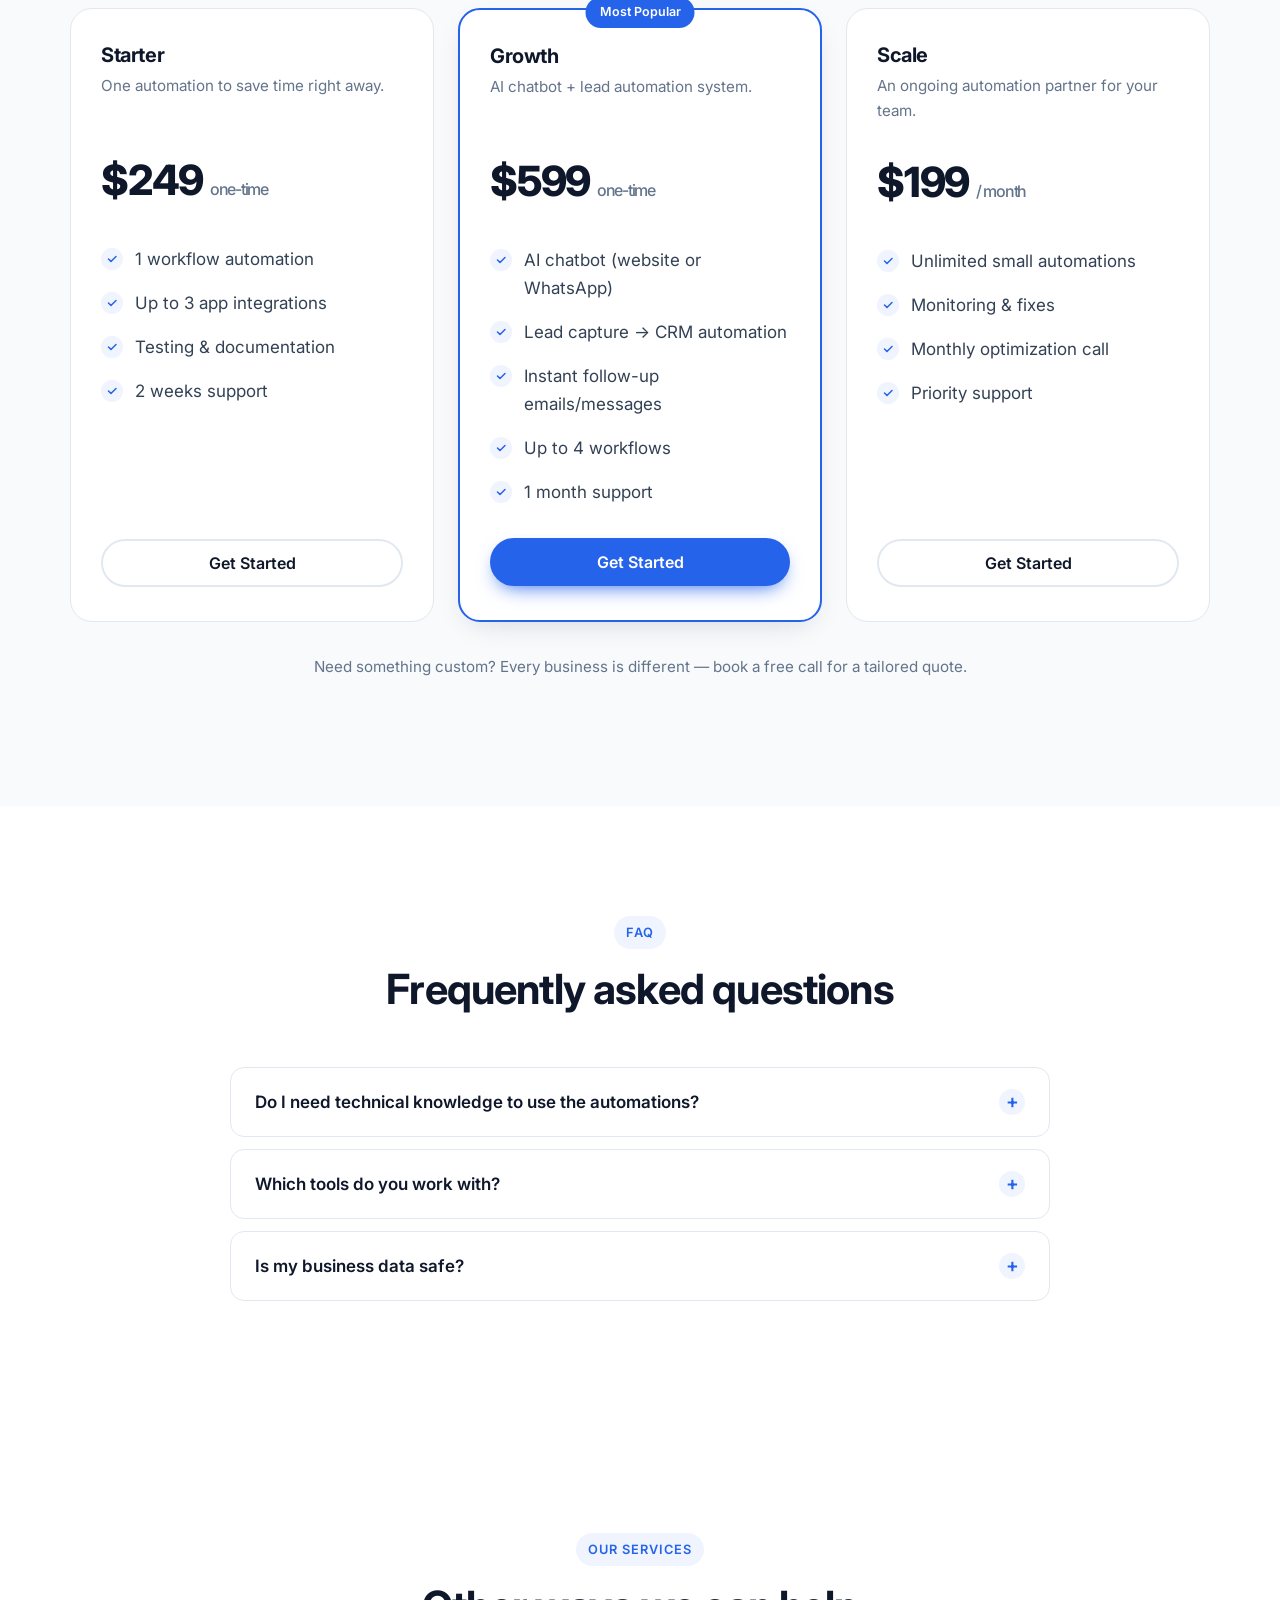
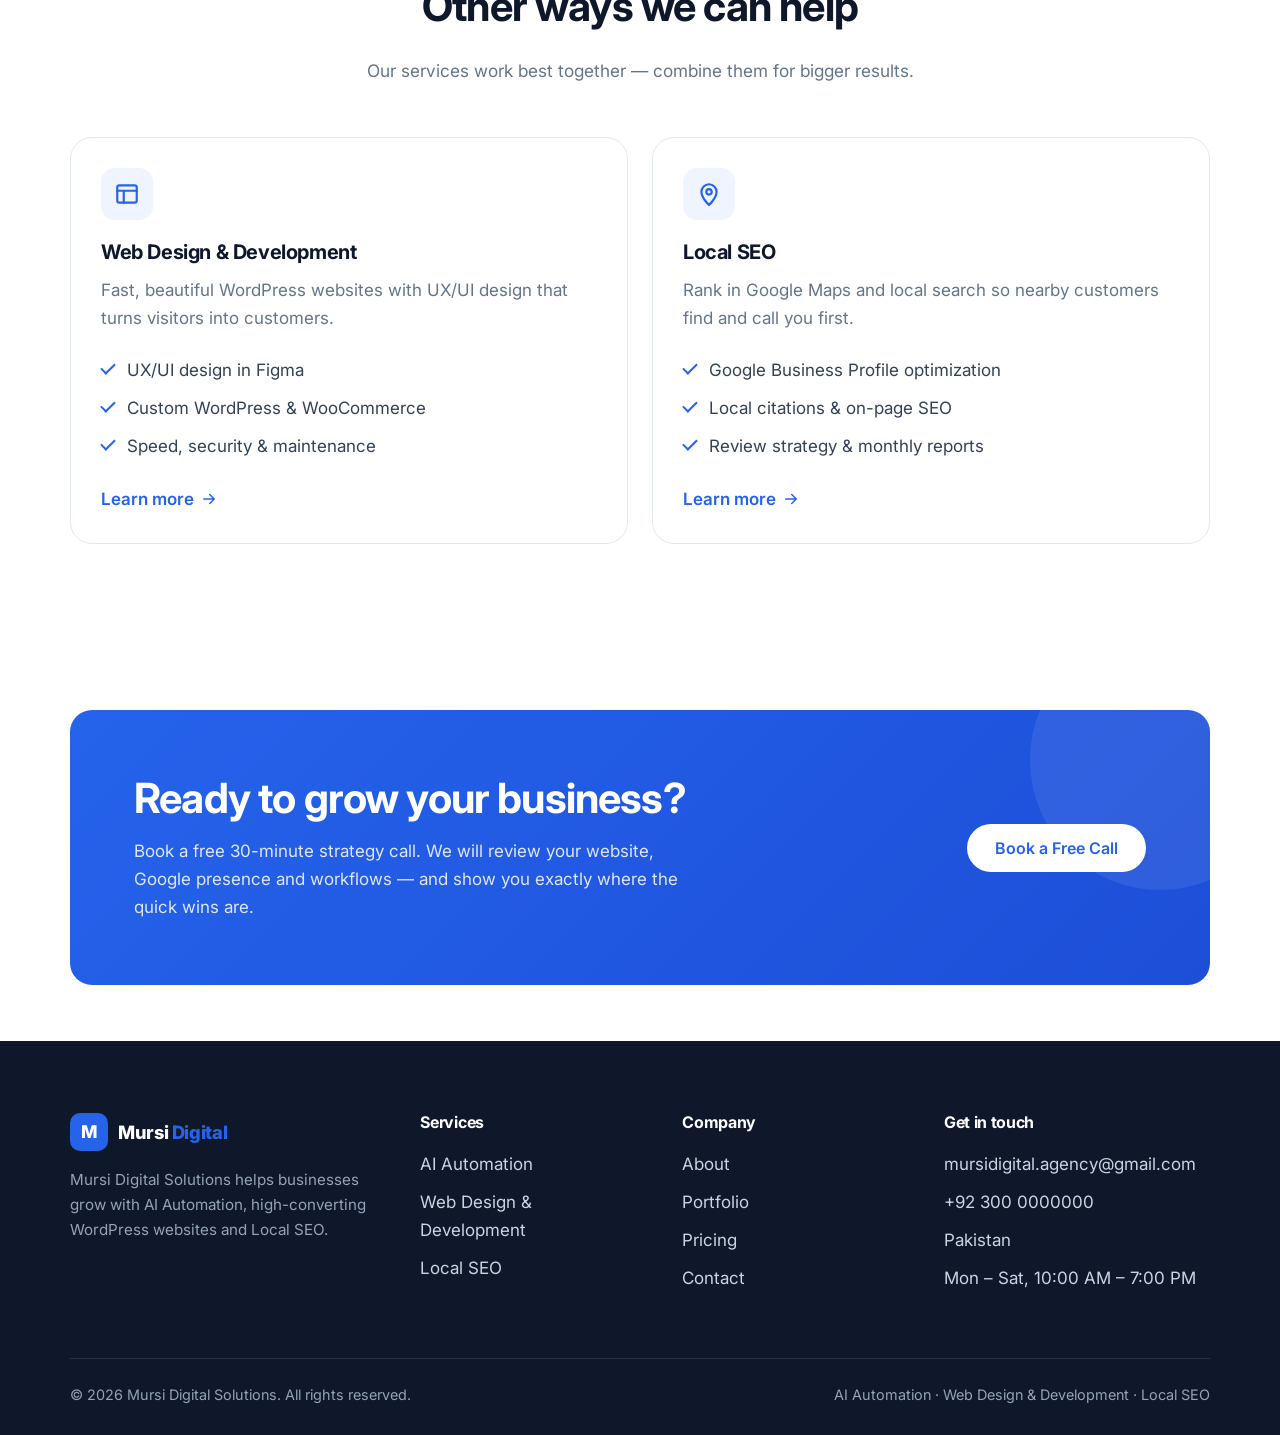
<file: static-site/ai-automation.html>
<!doctype html>
<html lang="en" class="no-js">
<head>
	<meta charset="utf-8">
	<meta name="viewport" content="width=device-width, initial-scale=1">
	<title>AI Automation — Mursi Digital Solutions</title>
	<meta name="description" content="Save hours every week with AI chatbots, smart workflows and automated lead follow-up that work 24/7.">
	<script>document.documentElement.className = document.documentElement.className.replace('no-js', 'js');</script>
	<link rel="preconnect" href="https://fonts.googleapis.com">
	<link rel="preconnect" href="https://fonts.gstatic.com" crossorigin>
	<link rel="stylesheet" href="https://fonts.googleapis.com/css2?family=Inter:wght@400;500;600;700;800&amp;display=swap">
	<link rel="stylesheet" href="assets/css/style.css">
	<script type="application/ld+json">{"@context":"https://schema.org","@type":"FAQPage","mainEntity":[{"@type":"Question","name":"Do I need technical knowledge to use the automations?","acceptedAnswer":{"@type":"Answer","text":"No. We build, test and hand over everything with a short training video. You just use it — we handle the technical side."}},{"@type":"Question","name":"Which tools do you work with?","acceptedAnswer":{"@type":"Answer","text":"n8n, Make, Zapier, OpenAI / Claude, WhatsApp Business API, Google Workspace, HubSpot, GoHighLevel, WooCommerce and most tools that have an API."}},{"@type":"Question","name":"Is my business data safe?","acceptedAnswer":{"@type":"Answer","text":"Yes. We use secure, reputable platforms, limit access to only what is needed, and can self-host automations (e.g. n8n) for extra control."}}]}</script>
</head>
<body>
<a class="skip-link screen-reader-text" href="#main">Skip to content</a>
<header class="site-header" id="site-header">
	<div class="container header-inner">
		<a class="site-brand" href="index.html" rel="home">
	<span class="brand-mark" aria-hidden="true">M</span>
	<span class="brand-text">Mursi <span>Digital</span></span>
</a>
		<nav class="primary-nav" id="primary-nav" aria-label="Primary">
			<ul id="primary-menu">
				<li><a href="index.html">Home</a></li>
				<li class="menu-item-has-children current-menu-item"><a href="index.html#services">Services</a>
					<ul class="sub-menu">
						<li class="current-menu-item"><a href="ai-automation.html" aria-current="page">AI Automation</a></li>
<li><a href="web-design-development.html">Web Design &amp; Development</a></li>
<li><a href="local-seo.html">Local SEO</a></li>
					</ul>
				</li>
				<li><a href="portfolio.html">Portfolio</a></li>
				<li><a href="pricing.html">Pricing</a></li>
				<li><a href="about.html">About</a></li>
				<li><a href="contact.html">Contact</a></li>
			</ul>
			<a class="btn btn--primary btn--block mobile-cta" href="contact.html">Book a Free Call</a>
		</nav>
		<div class="header-cta">
			<a class="btn btn--primary" href="contact.html">Book a Free Call</a>
			<button class="nav-toggle" type="button" aria-controls="primary-nav" aria-expanded="false">
				<span class="screen-reader-text">Menu</span>
				<span class="icon-open"><svg viewBox="0 0 24 24" fill="none" stroke="currentColor" stroke-width="2" stroke-linecap="round" stroke-linejoin="round" aria-hidden="true" focusable="false"><path d="M4 7h16M4 12h16M4 17h16"/></svg></span>
			</button>
		</div>
	</div>
</header>
<main id="main" class="site-main">
<section class="page-hero">
	<div class="container">
		<span class="eyebrow">AI Automation</span>
		<h1>Put your busywork on autopilot with AI</h1>
		<p>We design and build AI-powered automations that answer customers instantly, capture and qualify leads, and connect your tools — so your team can focus on work that actually grows the business.</p>
		<div class="btn-row">
			<a class="btn btn--primary" href="contact.html">Book a Free Call <svg viewBox="0 0 24 24" fill="none" stroke="currentColor" stroke-width="2" stroke-linecap="round" stroke-linejoin="round" aria-hidden="true" focusable="false"><path d="M5 12h14M13 6l6 6-6 6"/></svg></a>
			<a class="btn btn--ghost" href="portfolio.html">See Our Work</a>
		</div>
	</div>
</section>
<section class="section">
	<div class="container split">
		<div class="reveal">
			<span class="eyebrow">Sound familiar?</span>
			<h2>Problems we solve</h2>
			<ul class="check-list">
				<li>Leads wait hours (or days) for a reply and go to competitors</li>
<li>Your team copies data between apps by hand</li>
<li>The same customer questions get answered again and again</li>
<li>No clear view of where leads come from or what happens to them</li>
			</ul>
		</div>
		<div class="panel reveal">
			<div class="icon-wrap"><svg viewBox="0 0 24 24" fill="none" stroke="currentColor" stroke-width="2" stroke-linecap="round" stroke-linejoin="round" aria-hidden="true" focusable="false"><rect x="4" y="8" width="16" height="12" rx="3"/><path d="M12 8V4"/><circle cx="12" cy="3" r="1"/><circle cx="9" cy="14" r="1.2"/><circle cx="15" cy="14" r="1.2"/><path d="M2 13v3M22 13v3"/></svg></div>
			<h3>AI Automation</h3>
			<p>Save hours every week with AI chatbots, smart workflows and automated lead follow-up that work 24/7.</p>
			<ul class="check-list">
				<li>AI chatbots for website &amp; WhatsApp</li>
<li>Workflow automation (n8n, Make, Zapier)</li>
<li>Lead capture &amp; CRM integrations</li>
			</ul>
			<a class="btn btn--primary" href="contact.html?service=ai-automation">Get a Free Quote</a>
		</div>
	</div>
</section>
<section class="section section--alt">
	<div class="container">
		<div class="section-head reveal">
			<span class="eyebrow">What's Included</span>
			<h2>Our AI Automation services</h2>
		</div>
		<div class="grid grid-3">
			<div class="card reveal">
				<div class="icon-wrap"><svg viewBox="0 0 24 24" fill="none" stroke="currentColor" stroke-width="2" stroke-linecap="round" stroke-linejoin="round" aria-hidden="true" focusable="false"><path d="M21 12a8 8 0 0 1-11.6 7.1L4 20l1-4.6A8 8 0 1 1 21 12z"/></svg></div>
				<h3>AI Chatbots</h3>
				<p>Trained on your business to answer FAQs, book appointments and collect leads on your website, WhatsApp or Messenger.</p>
			</div>
<div class="card reveal">
				<div class="icon-wrap"><svg viewBox="0 0 24 24" fill="none" stroke="currentColor" stroke-width="2" stroke-linecap="round" stroke-linejoin="round" aria-hidden="true" focusable="false"><rect x="3" y="3" width="6" height="6" rx="1.5"/><rect x="15" y="15" width="6" height="6" rx="1.5"/><path d="M6 9v4a2 2 0 0 0 2 2h7"/></svg></div>
				<h3>Workflow Automation</h3>
				<p>Connect forms, email, sheets, CRMs and payment tools with n8n, Make or Zapier — no more copy-paste.</p>
			</div>
<div class="card reveal">
				<div class="icon-wrap"><svg viewBox="0 0 24 24" fill="none" stroke="currentColor" stroke-width="2" stroke-linecap="round" stroke-linejoin="round" aria-hidden="true" focusable="false"><circle cx="9" cy="8" r="3.5"/><path d="M2.5 20a6.5 6.5 0 0 1 13 0"/><path d="M16 4.5a3.5 3.5 0 0 1 0 7M21.5 20a6.5 6.5 0 0 0-4-6"/></svg></div>
				<h3>Lead Management</h3>
				<p>Auto-capture, qualify and route leads to the right person with instant follow-up emails and messages.</p>
			</div>
<div class="card reveal">
				<div class="icon-wrap"><svg viewBox="0 0 24 24" fill="none" stroke="currentColor" stroke-width="2" stroke-linecap="round" stroke-linejoin="round" aria-hidden="true" focusable="false"><path d="M10 14a5 5 0 0 0 7 0l3-3a5 5 0 0 0-7-7l-1 1"/><path d="M14 10a5 5 0 0 0-7 0l-3 3a5 5 0 0 0 7 7l1-1"/></svg></div>
				<h3>CRM &amp; App Integrations</h3>
				<p>HubSpot, GoHighLevel, Google Workspace, WooCommerce and more — your data flows where it should.</p>
			</div>
<div class="card reveal">
				<div class="icon-wrap"><svg viewBox="0 0 24 24" fill="none" stroke="currentColor" stroke-width="2" stroke-linecap="round" stroke-linejoin="round" aria-hidden="true" focusable="false"><path d="M14 3H6a2 2 0 0 0-2 2v14a2 2 0 0 0 2 2h12a2 2 0 0 0 2-2V9l-6-6z"/><path d="M14 3v6h6M8 13h8M8 17h5"/></svg></div>
				<h3>AI Content &amp; Docs</h3>
				<p>Automatically generate proposals, reports, replies and summaries using AI with your brand voice.</p>
			</div>
<div class="card reveal">
				<div class="icon-wrap"><svg viewBox="0 0 24 24" fill="none" stroke="currentColor" stroke-width="2" stroke-linecap="round" stroke-linejoin="round" aria-hidden="true" focusable="false"><path d="M3 3v18h18"/><path d="m7 15 4-4 3 3 5-6"/></svg></div>
				<h3>Reporting Dashboards</h3>
				<p>See leads, response times and results in one simple dashboard updated automatically.</p>
			</div>
		</div>
	</div>
</section>
<section class="section">
	<div class="container">
		<div class="section-head reveal">
			<span class="eyebrow">How We Work</span>
			<h2>A simple, transparent process</h2>
			<p>You always know what is happening, what comes next and when it will be done.</p>
		</div>
		<div class="grid grid-4 steps">
			<div class="step reveal">
				<h3>Discover</h3>
				<p>A free call to understand your business, goals and what is holding growth back.</p>
			</div>
<div class="step reveal">
				<h3>Plan &amp; Design</h3>
				<p>A clear strategy, timeline and designs you approve before we build.</p>
			</div>
<div class="step reveal">
				<h3>Build &amp; Launch</h3>
				<p>We develop, test and launch — keeping you updated at every step.</p>
			</div>
<div class="step reveal">
				<h3>Grow &amp; Support</h3>
				<p>Ongoing optimization, reporting and support to keep results improving.</p>
			</div>
		</div>
	</div>
</section>
<section class="section section--alt">
	<div class="container">
		<div class="section-head reveal">
			<span class="eyebrow">Pricing</span>
			<h2>Simple, transparent packages</h2>
		</div>
		<div class="pricing" data-pricing>
	<div class="pricing-panel grid grid-3" role="tabpanel" id="panel-ai-automation" aria-labelledby="tab-ai-automation">
		<div class="price-card">
			<h3>Starter</h3>
			<p class="price-desc">One automation to save time right away.</p>
			<div class="price">$249 <small>one-time</small></div>
			<ul class="check-list">
				<li>1 workflow automation</li>
<li>Up to 3 app integrations</li>
<li>Testing &amp; documentation</li>
<li>2 weeks support</li>
			</ul>
			<a class="btn btn--ghost btn--block" href="contact.html?service=ai-automation">Get Started</a>
		</div>
<div class="price-card is-featured">
			<span class="price-badge">Most Popular</span>
			<h3>Growth</h3>
			<p class="price-desc">AI chatbot + lead automation system.</p>
			<div class="price">$599 <small>one-time</small></div>
			<ul class="check-list">
				<li>AI chatbot (website or WhatsApp)</li>
<li>Lead capture → CRM automation</li>
<li>Instant follow-up emails/messages</li>
<li>Up to 4 workflows</li>
<li>1 month support</li>
			</ul>
			<a class="btn btn--primary btn--block" href="contact.html?service=ai-automation">Get Started</a>
		</div>
<div class="price-card">
			<h3>Scale</h3>
			<p class="price-desc">An ongoing automation partner for your team.</p>
			<div class="price">$199 <small>/ month</small></div>
			<ul class="check-list">
				<li>Unlimited small automations</li>
<li>Monitoring &amp; fixes</li>
<li>Monthly optimization call</li>
<li>Priority support</li>
			</ul>
			<a class="btn btn--ghost btn--block" href="contact.html?service=ai-automation">Get Started</a>
		</div>
	</div>
	<p class="pricing-note">Need something custom? Every business is different — book a free call for a tailored quote.</p>
</div>
	</div>
</section>
<section class="section">
	<div class="container">
		<div class="section-head reveal">
			<span class="eyebrow">FAQ</span>
			<h2>Frequently asked questions</h2>
		</div>
		<div class="faq">
			<div class="faq-item reveal">
				<button class="faq-q" type="button" aria-expanded="false" aria-controls="faq-3-0">
					<span>Do I need technical knowledge to use the automations?</span>
					<span class="plus" aria-hidden="true">+</span>
				</button>
				<div class="faq-a" id="faq-3-0" role="region">
					<div><p>No. We build, test and hand over everything with a short training video. You just use it — we handle the technical side.</p></div>
				</div>
			</div>
<div class="faq-item reveal">
				<button class="faq-q" type="button" aria-expanded="false" aria-controls="faq-3-1">
					<span>Which tools do you work with?</span>
					<span class="plus" aria-hidden="true">+</span>
				</button>
				<div class="faq-a" id="faq-3-1" role="region">
					<div><p>n8n, Make, Zapier, OpenAI / Claude, WhatsApp Business API, Google Workspace, HubSpot, GoHighLevel, WooCommerce and most tools that have an API.</p></div>
				</div>
			</div>
<div class="faq-item reveal">
				<button class="faq-q" type="button" aria-expanded="false" aria-controls="faq-3-2">
					<span>Is my business data safe?</span>
					<span class="plus" aria-hidden="true">+</span>
				</button>
				<div class="faq-a" id="faq-3-2" role="region">
					<div><p>Yes. We use secure, reputable platforms, limit access to only what is needed, and can self-host automations (e.g. n8n) for extra control.</p></div>
				</div>
			</div>
		</div>
	</div>
</section>
<section class="section" id="services">
	<div class="container">
		<div class="section-head reveal">
			<span class="eyebrow">Our Services</span>
			<h2>Other ways we can help</h2>
			<p>Our services work best together — combine them for bigger results.</p>
		</div>
		<div class="grid grid-3">
			<article class="card reveal">
				<div class="icon-wrap"><svg viewBox="0 0 24 24" fill="none" stroke="currentColor" stroke-width="2" stroke-linecap="round" stroke-linejoin="round" aria-hidden="true" focusable="false"><rect x="3" y="4" width="18" height="16" rx="2"/><path d="M3 9h18M9 20V9"/></svg></div>
				<h3>Web Design &amp; Development</h3>
				<p>Fast, beautiful WordPress websites with UX/UI design that turns visitors into customers.</p>
				<ul>
					<li>UX/UI design in Figma</li>
<li>Custom WordPress &amp; WooCommerce</li>
<li>Speed, security &amp; maintenance</li>
				</ul>
				<a class="card-link" href="web-design-development.html">Learn more <svg viewBox="0 0 24 24" fill="none" stroke="currentColor" stroke-width="2" stroke-linecap="round" stroke-linejoin="round" aria-hidden="true" focusable="false"><path d="M5 12h14M13 6l6 6-6 6"/></svg></a>
			</article>
<article class="card reveal">
				<div class="icon-wrap"><svg viewBox="0 0 24 24" fill="none" stroke="currentColor" stroke-width="2" stroke-linecap="round" stroke-linejoin="round" aria-hidden="true" focusable="false"><path d="M12 22s7-6.1 7-12a7 7 0 1 0-14 0c0 5.9 7 12 7 12z"/><circle cx="12" cy="10" r="2.5"/></svg></div>
				<h3>Local SEO</h3>
				<p>Rank in Google Maps and local search so nearby customers find and call you first.</p>
				<ul>
					<li>Google Business Profile optimization</li>
<li>Local citations &amp; on-page SEO</li>
<li>Review strategy &amp; monthly reports</li>
				</ul>
				<a class="card-link" href="local-seo.html">Learn more <svg viewBox="0 0 24 24" fill="none" stroke="currentColor" stroke-width="2" stroke-linecap="round" stroke-linejoin="round" aria-hidden="true" focusable="false"><path d="M5 12h14M13 6l6 6-6 6"/></svg></a>
			</article>
		</div>
	</div>
</section>
<section class="section section--tight">
	<div class="container">
		<div class="cta-band reveal">
			<div>
				<h2>Ready to grow your business?</h2>
				<p>Book a free 30-minute strategy call. We will review your website, Google presence and workflows — and show you exactly where the quick wins are.</p>
			</div>
			<div class="btn-row">
				<a class="btn btn--white" href="contact.html">Book a Free Call</a>
			</div>
		</div>
	</div>
</section>
</main>
<footer class="site-footer">
	<div class="container">
		<div class="footer-grid">
			<div class="footer-brand">
				<a class="site-brand" href="index.html" rel="home">
	<span class="brand-mark" aria-hidden="true">M</span>
	<span class="brand-text">Mursi <span>Digital</span></span>
</a>
				<p>Mursi Digital Solutions helps businesses grow with AI Automation, high-converting WordPress websites and Local SEO.</p>
				<div class="socials">
				</div>
			</div>
			<div>
				<h4>Services</h4>
				<ul>
					<li><a href="ai-automation.html">AI Automation</a></li>
<li><a href="web-design-development.html">Web Design &amp; Development</a></li>
<li><a href="local-seo.html">Local SEO</a></li>
				</ul>
			</div>
			<div>
				<h4>Company</h4>
				<ul>
					<li><a href="about.html">About</a></li>
					<li><a href="portfolio.html">Portfolio</a></li>
					<li><a href="pricing.html">Pricing</a></li>
					<li><a href="contact.html">Contact</a></li>
				</ul>
			</div>
			<div>
				<h4>Get in touch</h4>
				<ul>
					<li><a href="mailto:mursidigital.agency@gmail.com">mursidigital.agency@gmail.com</a></li>
<li><a href="tel:+923000000000">+92 300 0000000</a></li>
<li>Pakistan</li>
<li>Mon – Sat, 10:00 AM – 7:00 PM</li>
				</ul>
			</div>
		</div>
		<div class="footer-bottom">
			<span>&copy; 2026 Mursi Digital Solutions. All rights reserved.</span>
			<span>AI Automation · Web Design &amp; Development · Local SEO</span>
		</div>
	</div>
</footer>
<script src="assets/js/main.js"></script>
</body>
</html>
</file>
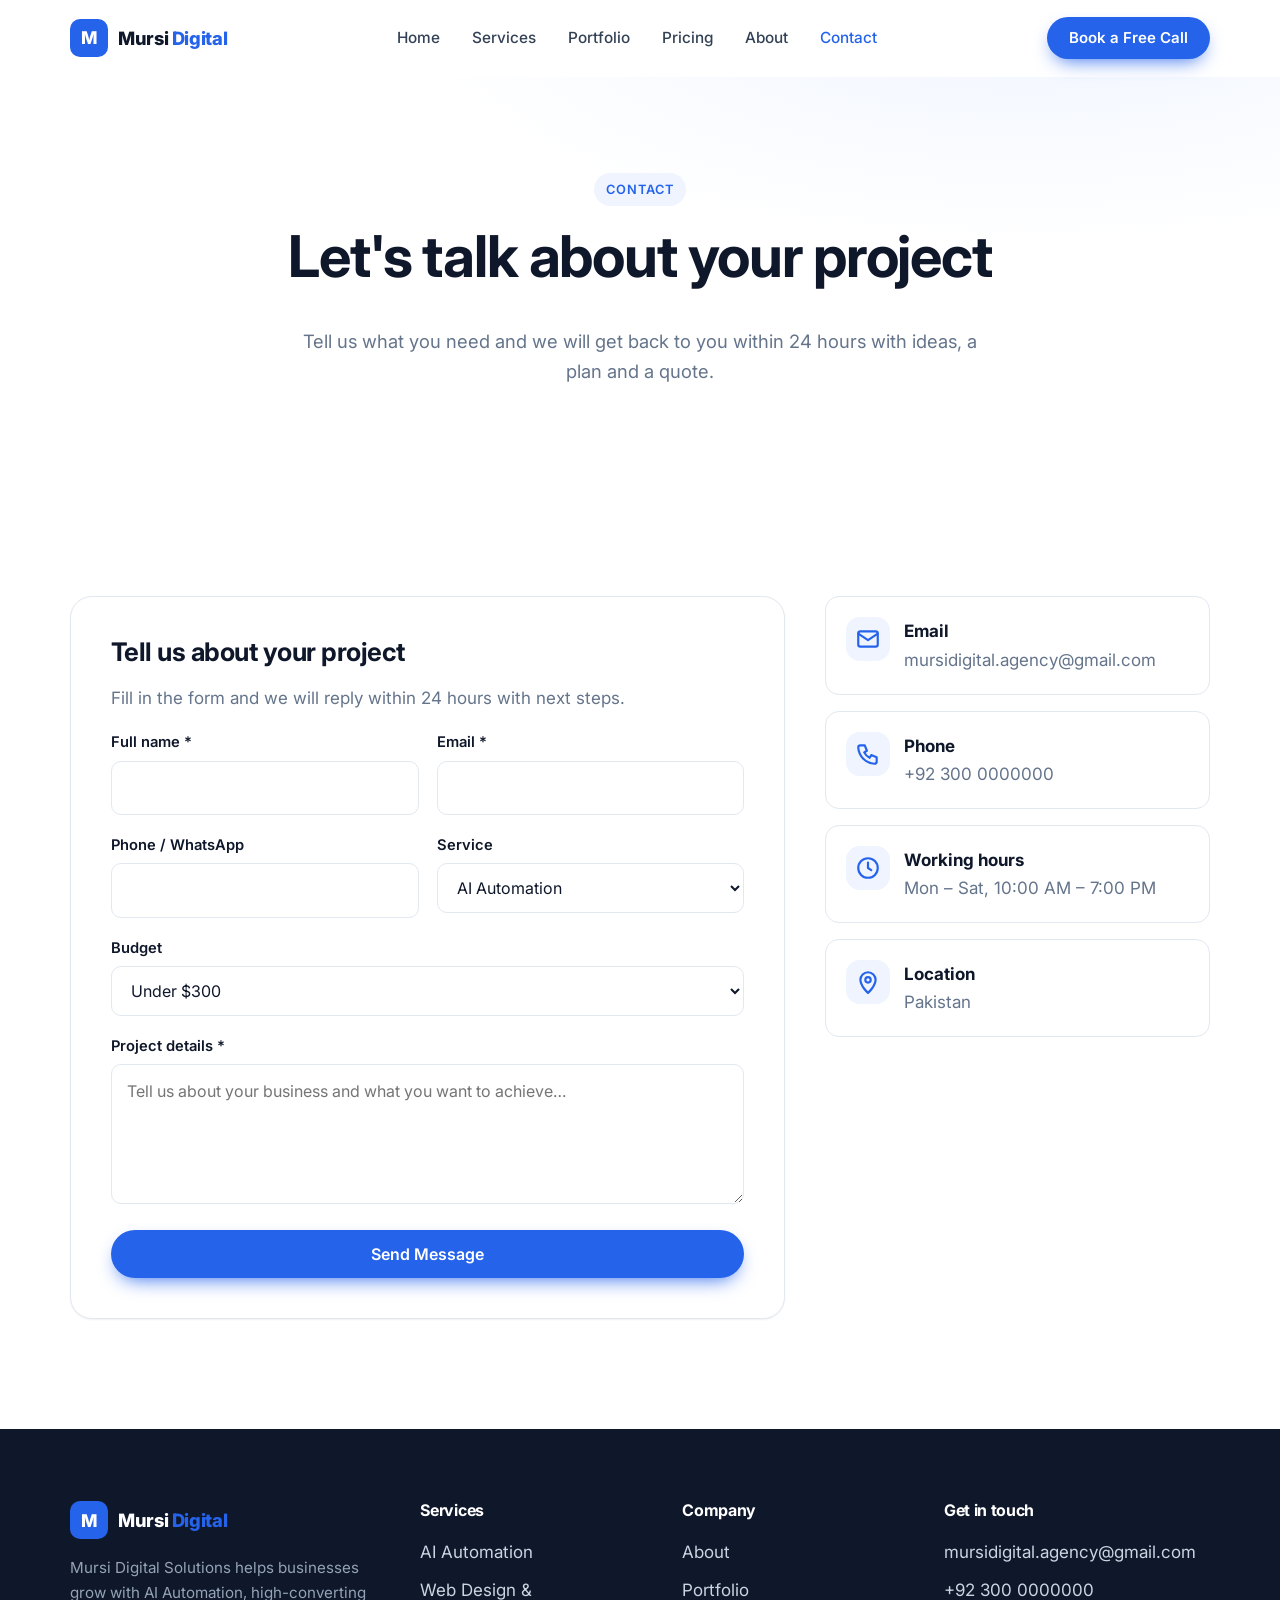
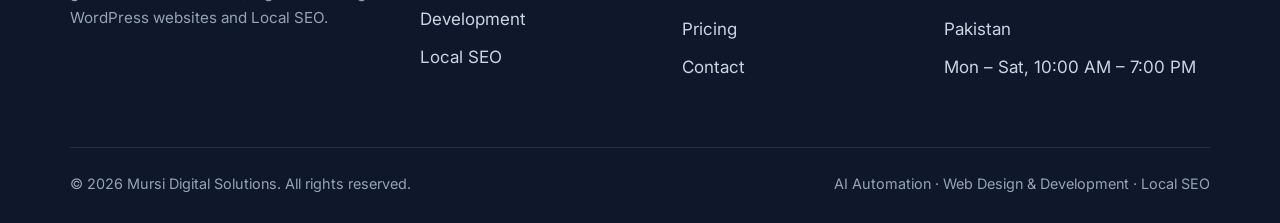
<file: static-site/contact.html>
<!doctype html>
<html lang="en" class="no-js">
<head>
	<meta charset="utf-8">
	<meta name="viewport" content="width=device-width, initial-scale=1">
	<title>Contact — Mursi Digital Solutions</title>
	<meta name="description" content="Tell us what you need and we will get back to you within 24 hours with ideas, a plan and a quote.">
	<script>document.documentElement.className = document.documentElement.className.replace('no-js', 'js');</script>
	<link rel="preconnect" href="https://fonts.googleapis.com">
	<link rel="preconnect" href="https://fonts.gstatic.com" crossorigin>
	<link rel="stylesheet" href="https://fonts.googleapis.com/css2?family=Inter:wght@400;500;600;700;800&amp;display=swap">
	<link rel="stylesheet" href="assets/css/style.css">
</head>
<body>
<a class="skip-link screen-reader-text" href="#main">Skip to content</a>
<header class="site-header" id="site-header">
	<div class="container header-inner">
		<a class="site-brand" href="index.html" rel="home">
	<span class="brand-mark" aria-hidden="true">M</span>
	<span class="brand-text">Mursi <span>Digital</span></span>
</a>
		<nav class="primary-nav" id="primary-nav" aria-label="Primary">
			<ul id="primary-menu">
				<li><a href="index.html">Home</a></li>
				<li class="menu-item-has-children"><a href="index.html#services">Services</a>
					<ul class="sub-menu">
						<li><a href="ai-automation.html">AI Automation</a></li>
<li><a href="web-design-development.html">Web Design &amp; Development</a></li>
<li><a href="local-seo.html">Local SEO</a></li>
					</ul>
				</li>
				<li><a href="portfolio.html">Portfolio</a></li>
				<li><a href="pricing.html">Pricing</a></li>
				<li><a href="about.html">About</a></li>
				<li class="current-menu-item"><a href="contact.html" aria-current="page">Contact</a></li>
			</ul>
			<a class="btn btn--primary btn--block mobile-cta" href="contact.html">Book a Free Call</a>
		</nav>
		<div class="header-cta">
			<a class="btn btn--primary" href="contact.html">Book a Free Call</a>
			<button class="nav-toggle" type="button" aria-controls="primary-nav" aria-expanded="false">
				<span class="screen-reader-text">Menu</span>
				<span class="icon-open"><svg viewBox="0 0 24 24" fill="none" stroke="currentColor" stroke-width="2" stroke-linecap="round" stroke-linejoin="round" aria-hidden="true" focusable="false"><path d="M4 7h16M4 12h16M4 17h16"/></svg></span>
			</button>
		</div>
	</div>
</header>
<main id="main" class="site-main">
<section class="page-hero">
	<div class="container">
		<span class="eyebrow">Contact</span>
		<h1>Let&#39;s talk about your project</h1>
		<p>Tell us what you need and we will get back to you within 24 hours with ideas, a plan and a quote.</p>
	</div>
</section>
<section class="section">
	<div class="container contact-grid">
		<div class="form-card" id="contact-form">
	<h2 style="font-size:1.6rem">Tell us about your project</h2>
	<p style="color:var(--muted)">Fill in the form and we will reply within 24 hours with next steps.</p>
	<div class="notice" role="status" hidden data-form-notice></div>
	<form method="post" action="#" data-contact-form data-endpoint="" data-email="mursidigital.agency@gmail.com" novalidate>
		<div class="hp-field" aria-hidden="true">
			<label for="cf-website">Website</label>
			<input type="text" id="cf-website" name="website" tabindex="-1" autocomplete="off">
		</div>
		<div class="form-row">
			<div class="field">
				<label for="cf-name">Full name *</label>
				<input type="text" id="cf-name" name="name" required autocomplete="name">
			</div>
			<div class="field">
				<label for="cf-email">Email *</label>
				<input type="email" id="cf-email" name="email" required autocomplete="email">
			</div>
		</div>
		<div class="form-row">
			<div class="field">
				<label for="cf-phone">Phone / WhatsApp</label>
				<input type="tel" id="cf-phone" name="phone" autocomplete="tel">
			</div>
			<div class="field">
				<label for="cf-service">Service</label>
				<select id="cf-service" name="service">
					<option value="AI Automation" data-slug="ai-automation">AI Automation</option>
<option value="Web Design &amp; Development" data-slug="web-design-development">Web Design &amp; Development</option>
<option value="Local SEO" data-slug="local-seo">Local SEO</option>
					<option value="Not sure yet">Not sure yet</option>
				</select>
			</div>
		</div>
		<div class="field">
			<label for="cf-budget">Budget</label>
			<select id="cf-budget" name="budget">
				<option>Under $300</option>
				<option>$300 – $700</option>
				<option>$700 – $1,500</option>
				<option>$1,500+</option>
				<option>Monthly retainer</option>
			</select>
		</div>
		<div class="field">
			<label for="cf-message">Project details *</label>
			<textarea id="cf-message" name="message" required placeholder="Tell us about your business and what you want to achieve…"></textarea>
		</div>
		<button class="btn btn--primary btn--block" type="submit">Send Message</button>
	</form>
</div>
		<aside class="contact-info">
			<div class="contact-item">
				<div class="icon-wrap"><svg viewBox="0 0 24 24" fill="none" stroke="currentColor" stroke-width="2" stroke-linecap="round" stroke-linejoin="round" aria-hidden="true" focusable="false"><rect x="3" y="5" width="18" height="14" rx="2"/><path d="m3 7 9 6 9-6"/></svg></div>
				<div>
					<strong>Email</strong>
					<a href="mailto:mursidigital.agency@gmail.com">mursidigital.agency@gmail.com</a>
				</div>
			</div>
			<div class="contact-item">
				<div class="icon-wrap"><svg viewBox="0 0 24 24" fill="none" stroke="currentColor" stroke-width="2" stroke-linecap="round" stroke-linejoin="round" aria-hidden="true" focusable="false"><path d="M5 4h4l2 5-2.5 1.5a11 11 0 0 0 5 5L15 13l5 2v4a2 2 0 0 1-2 2A16 16 0 0 1 3 6a2 2 0 0 1 2-2"/></svg></div>
				<div>
					<strong>Phone</strong>
					<a href="tel:+923000000000">+92 300 0000000</a>
				</div>
			</div>
			<div class="contact-item">
				<div class="icon-wrap"><svg viewBox="0 0 24 24" fill="none" stroke="currentColor" stroke-width="2" stroke-linecap="round" stroke-linejoin="round" aria-hidden="true" focusable="false"><circle cx="12" cy="12" r="9"/><path d="M12 7v5l3 2"/></svg></div>
				<div>
					<strong>Working hours</strong>
					<span>Mon – Sat, 10:00 AM – 7:00 PM</span>
				</div>
			</div>
			<div class="contact-item">
				<div class="icon-wrap"><svg viewBox="0 0 24 24" fill="none" stroke="currentColor" stroke-width="2" stroke-linecap="round" stroke-linejoin="round" aria-hidden="true" focusable="false"><path d="M12 22s7-6.1 7-12a7 7 0 1 0-14 0c0 5.9 7 12 7 12z"/><circle cx="12" cy="10" r="2.5"/></svg></div>
				<div>
					<strong>Location</strong>
					<span>Pakistan</span>
				</div>
			</div>
		</aside>
	</div>
</section>
</main>
<footer class="site-footer">
	<div class="container">
		<div class="footer-grid">
			<div class="footer-brand">
				<a class="site-brand" href="index.html" rel="home">
	<span class="brand-mark" aria-hidden="true">M</span>
	<span class="brand-text">Mursi <span>Digital</span></span>
</a>
				<p>Mursi Digital Solutions helps businesses grow with AI Automation, high-converting WordPress websites and Local SEO.</p>
				<div class="socials">
				</div>
			</div>
			<div>
				<h4>Services</h4>
				<ul>
					<li><a href="ai-automation.html">AI Automation</a></li>
<li><a href="web-design-development.html">Web Design &amp; Development</a></li>
<li><a href="local-seo.html">Local SEO</a></li>
				</ul>
			</div>
			<div>
				<h4>Company</h4>
				<ul>
					<li><a href="about.html">About</a></li>
					<li><a href="portfolio.html">Portfolio</a></li>
					<li><a href="pricing.html">Pricing</a></li>
					<li><a href="contact.html">Contact</a></li>
				</ul>
			</div>
			<div>
				<h4>Get in touch</h4>
				<ul>
					<li><a href="mailto:mursidigital.agency@gmail.com">mursidigital.agency@gmail.com</a></li>
<li><a href="tel:+923000000000">+92 300 0000000</a></li>
<li>Pakistan</li>
<li>Mon – Sat, 10:00 AM – 7:00 PM</li>
				</ul>
			</div>
		</div>
		<div class="footer-bottom">
			<span>&copy; 2026 Mursi Digital Solutions. All rights reserved.</span>
			<span>AI Automation · Web Design &amp; Development · Local SEO</span>
		</div>
	</div>
</footer>
<script src="assets/js/main.js"></script>
</body>
</html>
</file>
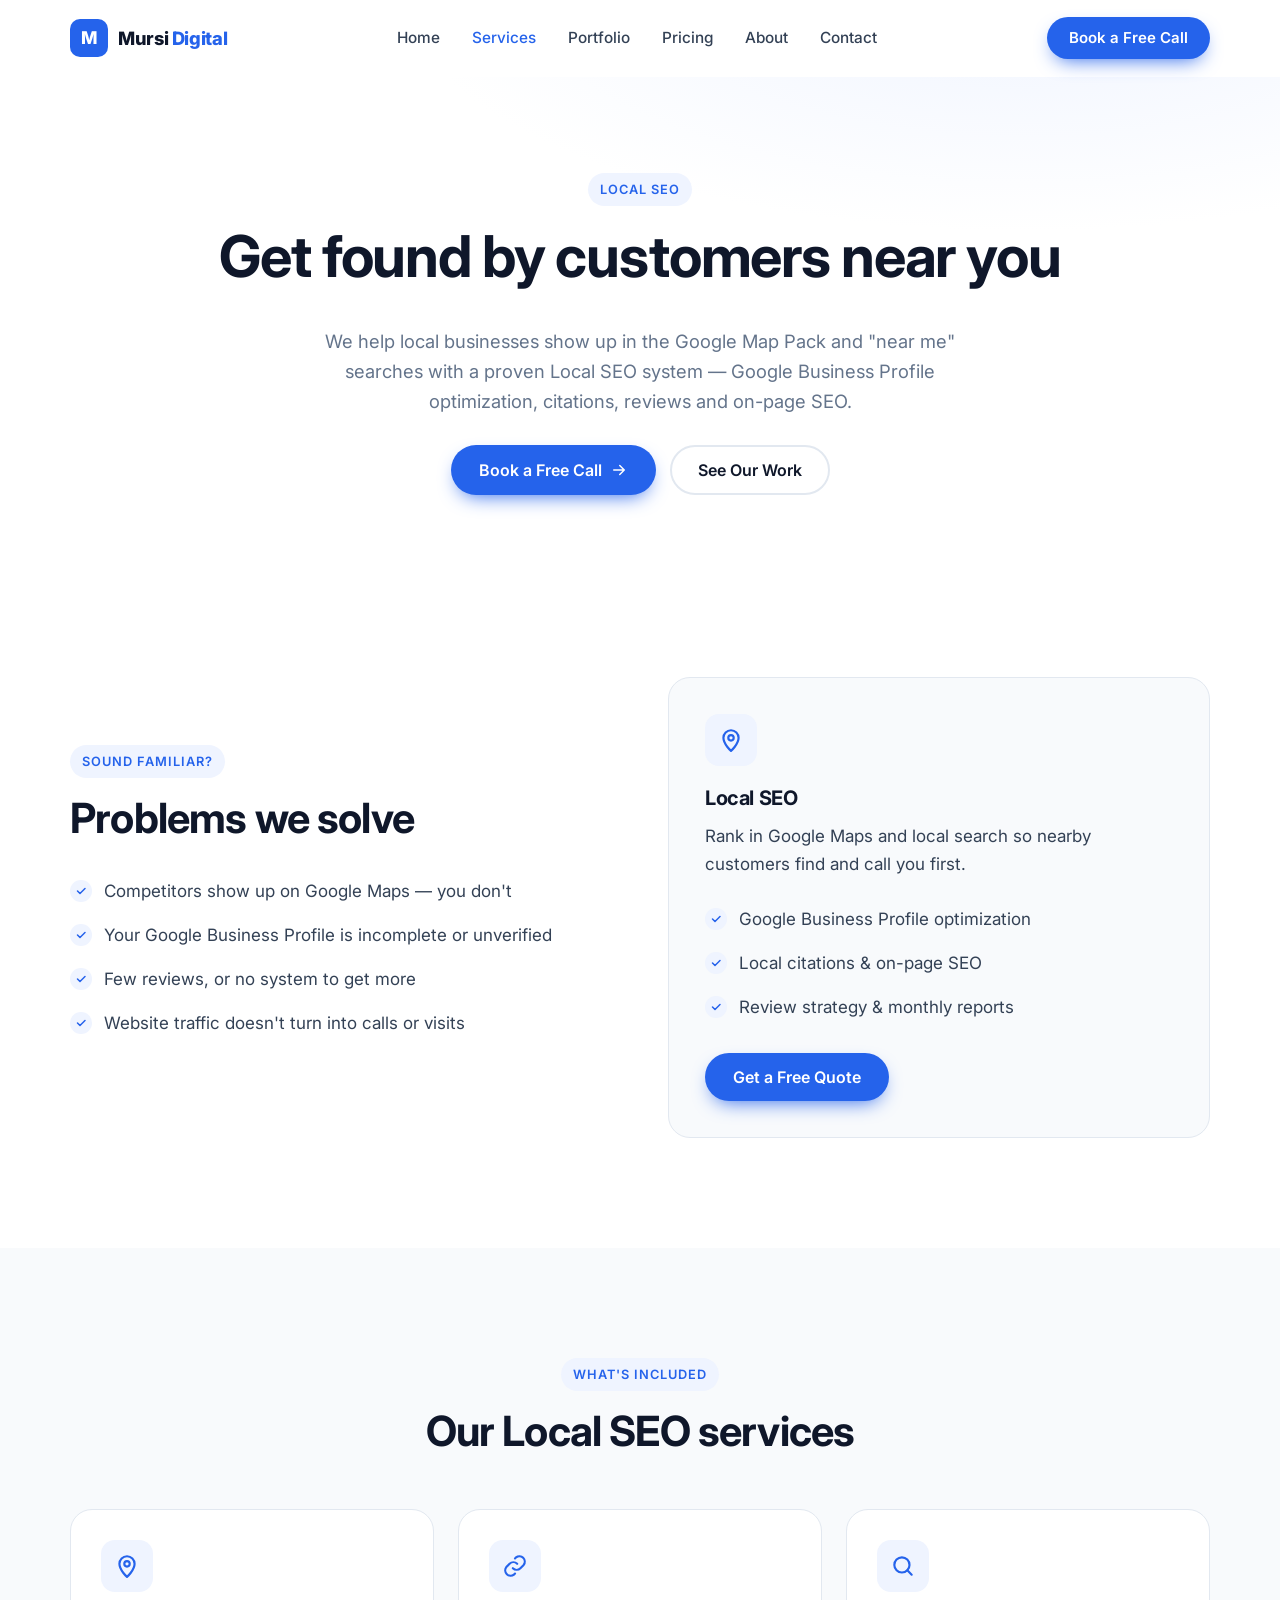
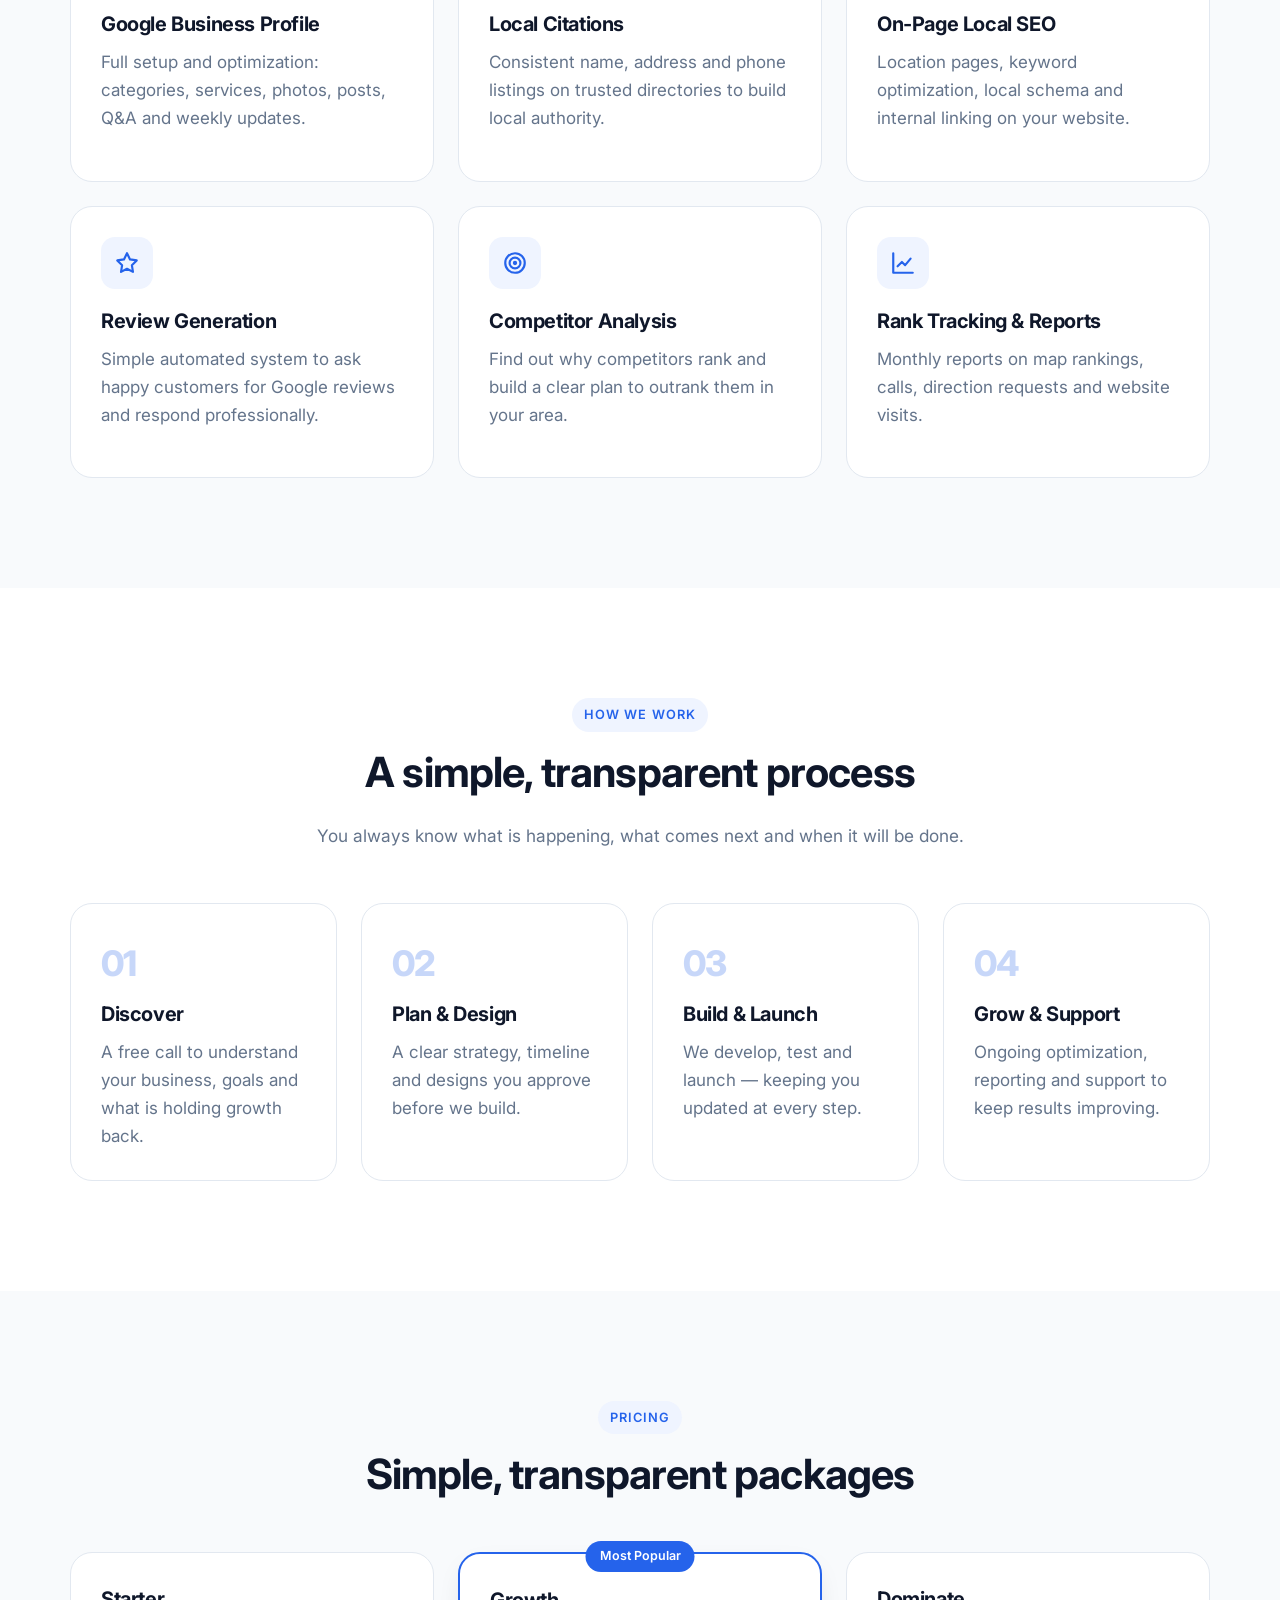
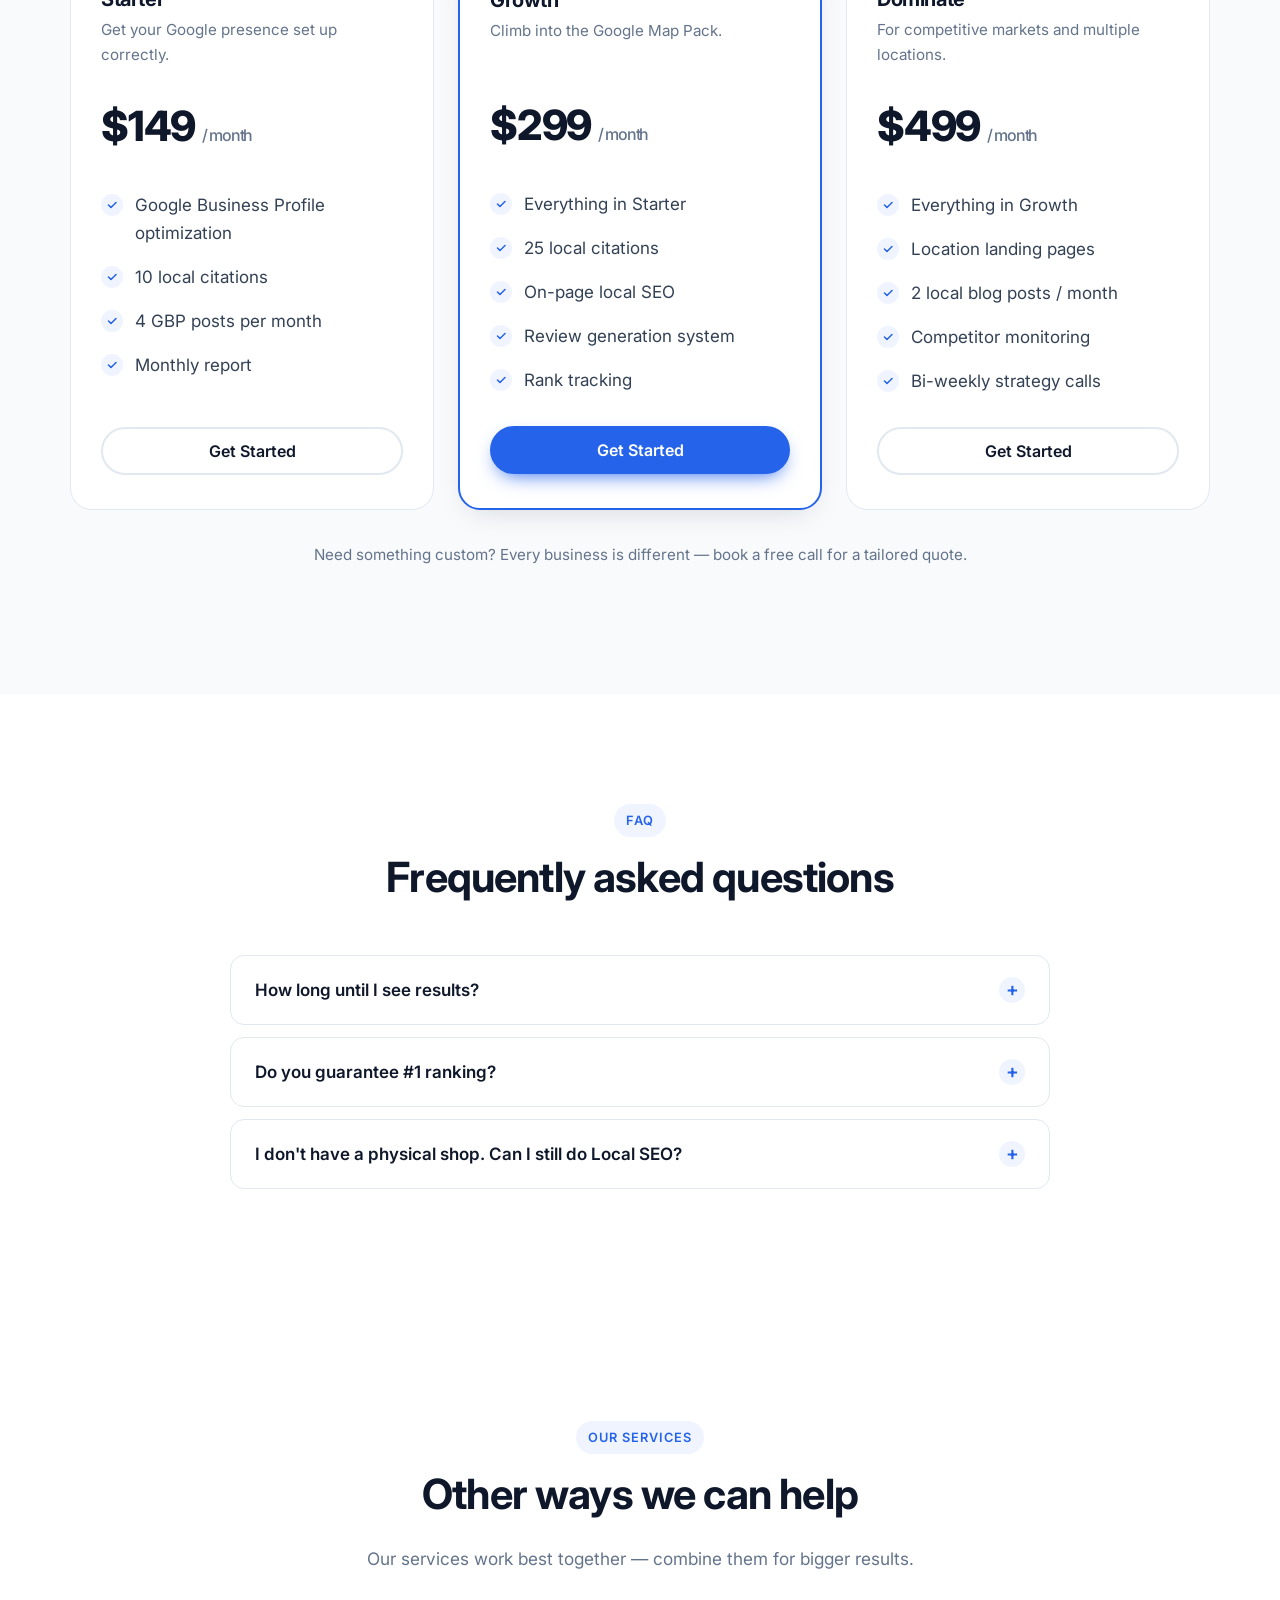
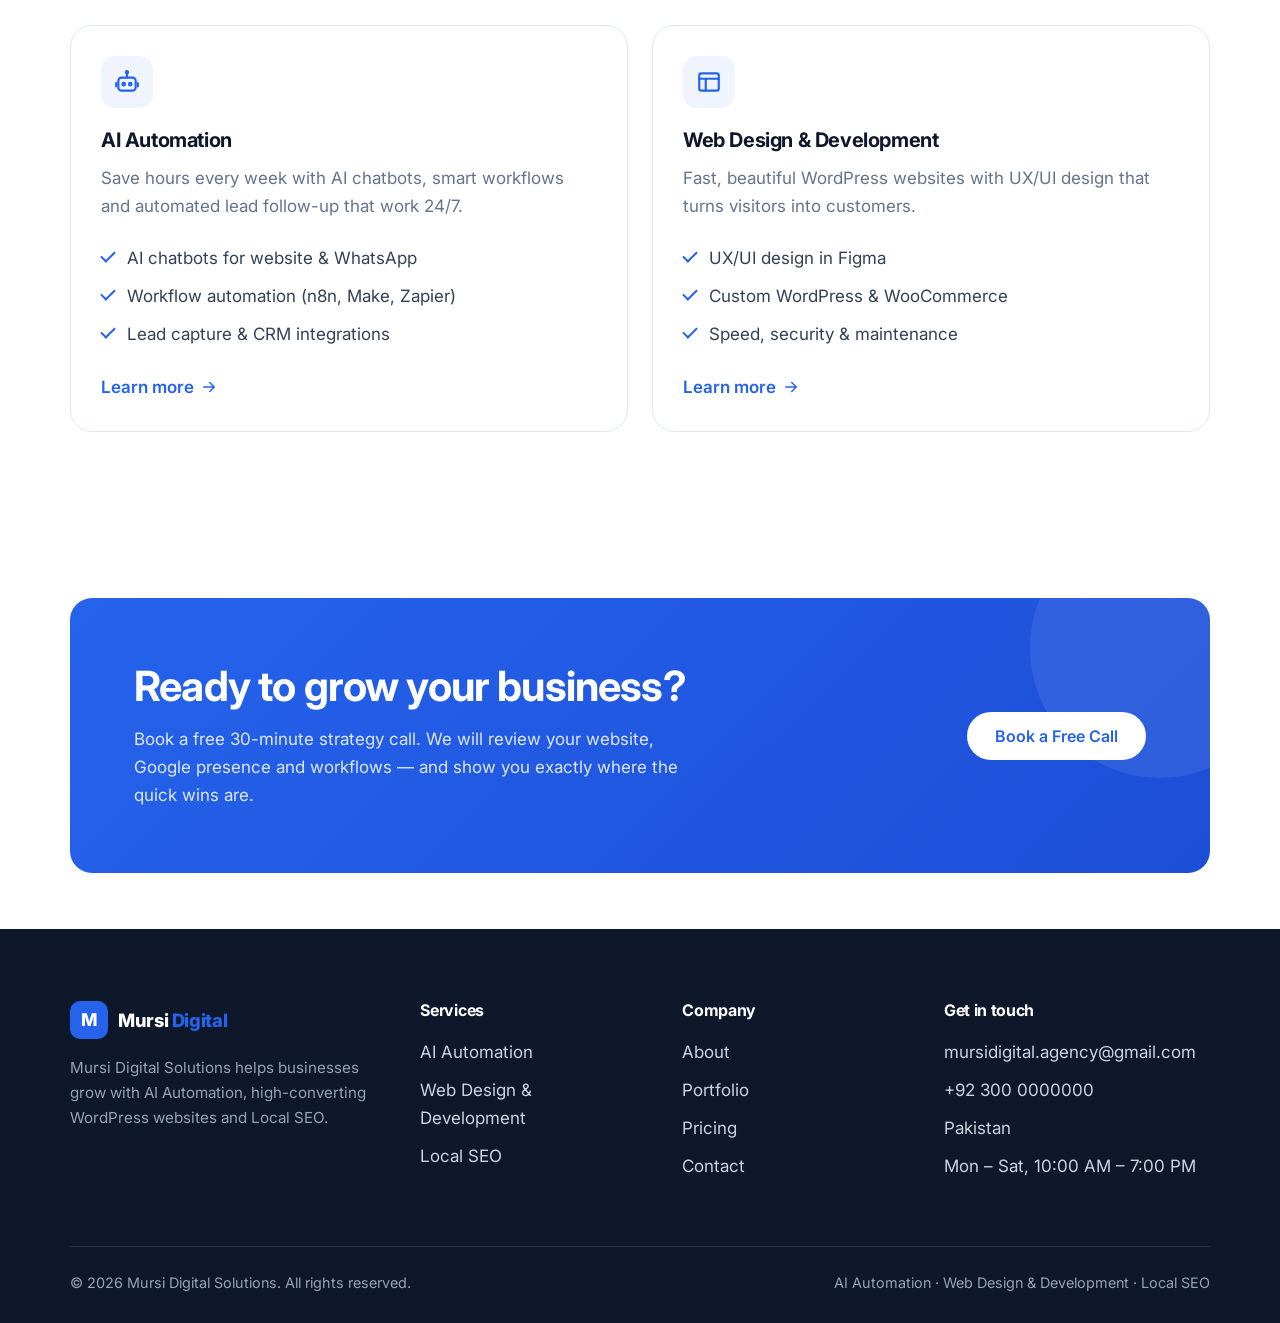
<file: static-site/local-seo.html>
<!doctype html>
<html lang="en" class="no-js">
<head>
	<meta charset="utf-8">
	<meta name="viewport" content="width=device-width, initial-scale=1">
	<title>Local SEO — Mursi Digital Solutions</title>
	<meta name="description" content="Rank in Google Maps and local search so nearby customers find and call you first.">
	<script>document.documentElement.className = document.documentElement.className.replace('no-js', 'js');</script>
	<link rel="preconnect" href="https://fonts.googleapis.com">
	<link rel="preconnect" href="https://fonts.gstatic.com" crossorigin>
	<link rel="stylesheet" href="https://fonts.googleapis.com/css2?family=Inter:wght@400;500;600;700;800&amp;display=swap">
	<link rel="stylesheet" href="assets/css/style.css">
	<script type="application/ld+json">{"@context":"https://schema.org","@type":"FAQPage","mainEntity":[{"@type":"Question","name":"How long until I see results?","acceptedAnswer":{"@type":"Answer","text":"Most clients see movement in Google Maps within 30–60 days, with strong results in 3–6 months depending on competition."}},{"@type":"Question","name":"Do you guarantee #1 ranking?","acceptedAnswer":{"@type":"Answer","text":"No honest agency can guarantee rankings — Google controls that. We guarantee proven, transparent work and monthly reporting so you see the progress."}},{"@type":"Question","name":"I don't have a physical shop. Can I still do Local SEO?","acceptedAnswer":{"@type":"Answer","text":"Yes. Service-area businesses (plumbers, consultants, cleaners, etc.) can rank locally with a properly set-up Business Profile that hides the address."}}]}</script>
</head>
<body>
<a class="skip-link screen-reader-text" href="#main">Skip to content</a>
<header class="site-header" id="site-header">
	<div class="container header-inner">
		<a class="site-brand" href="index.html" rel="home">
	<span class="brand-mark" aria-hidden="true">M</span>
	<span class="brand-text">Mursi <span>Digital</span></span>
</a>
		<nav class="primary-nav" id="primary-nav" aria-label="Primary">
			<ul id="primary-menu">
				<li><a href="index.html">Home</a></li>
				<li class="menu-item-has-children current-menu-item"><a href="index.html#services">Services</a>
					<ul class="sub-menu">
						<li><a href="ai-automation.html">AI Automation</a></li>
<li><a href="web-design-development.html">Web Design &amp; Development</a></li>
<li class="current-menu-item"><a href="local-seo.html" aria-current="page">Local SEO</a></li>
					</ul>
				</li>
				<li><a href="portfolio.html">Portfolio</a></li>
				<li><a href="pricing.html">Pricing</a></li>
				<li><a href="about.html">About</a></li>
				<li><a href="contact.html">Contact</a></li>
			</ul>
			<a class="btn btn--primary btn--block mobile-cta" href="contact.html">Book a Free Call</a>
		</nav>
		<div class="header-cta">
			<a class="btn btn--primary" href="contact.html">Book a Free Call</a>
			<button class="nav-toggle" type="button" aria-controls="primary-nav" aria-expanded="false">
				<span class="screen-reader-text">Menu</span>
				<span class="icon-open"><svg viewBox="0 0 24 24" fill="none" stroke="currentColor" stroke-width="2" stroke-linecap="round" stroke-linejoin="round" aria-hidden="true" focusable="false"><path d="M4 7h16M4 12h16M4 17h16"/></svg></span>
			</button>
		</div>
	</div>
</header>
<main id="main" class="site-main">
<section class="page-hero">
	<div class="container">
		<span class="eyebrow">Local SEO</span>
		<h1>Get found by customers near you</h1>
		<p>We help local businesses show up in the Google Map Pack and &quot;near me&quot; searches with a proven Local SEO system — Google Business Profile optimization, citations, reviews and on-page SEO.</p>
		<div class="btn-row">
			<a class="btn btn--primary" href="contact.html">Book a Free Call <svg viewBox="0 0 24 24" fill="none" stroke="currentColor" stroke-width="2" stroke-linecap="round" stroke-linejoin="round" aria-hidden="true" focusable="false"><path d="M5 12h14M13 6l6 6-6 6"/></svg></a>
			<a class="btn btn--ghost" href="portfolio.html">See Our Work</a>
		</div>
	</div>
</section>
<section class="section">
	<div class="container split">
		<div class="reveal">
			<span class="eyebrow">Sound familiar?</span>
			<h2>Problems we solve</h2>
			<ul class="check-list">
				<li>Competitors show up on Google Maps — you don&#39;t</li>
<li>Your Google Business Profile is incomplete or unverified</li>
<li>Few reviews, or no system to get more</li>
<li>Website traffic doesn&#39;t turn into calls or visits</li>
			</ul>
		</div>
		<div class="panel reveal">
			<div class="icon-wrap"><svg viewBox="0 0 24 24" fill="none" stroke="currentColor" stroke-width="2" stroke-linecap="round" stroke-linejoin="round" aria-hidden="true" focusable="false"><path d="M12 22s7-6.1 7-12a7 7 0 1 0-14 0c0 5.9 7 12 7 12z"/><circle cx="12" cy="10" r="2.5"/></svg></div>
			<h3>Local SEO</h3>
			<p>Rank in Google Maps and local search so nearby customers find and call you first.</p>
			<ul class="check-list">
				<li>Google Business Profile optimization</li>
<li>Local citations &amp; on-page SEO</li>
<li>Review strategy &amp; monthly reports</li>
			</ul>
			<a class="btn btn--primary" href="contact.html?service=local-seo">Get a Free Quote</a>
		</div>
	</div>
</section>
<section class="section section--alt">
	<div class="container">
		<div class="section-head reveal">
			<span class="eyebrow">What's Included</span>
			<h2>Our Local SEO services</h2>
		</div>
		<div class="grid grid-3">
			<div class="card reveal">
				<div class="icon-wrap"><svg viewBox="0 0 24 24" fill="none" stroke="currentColor" stroke-width="2" stroke-linecap="round" stroke-linejoin="round" aria-hidden="true" focusable="false"><path d="M12 22s7-6.1 7-12a7 7 0 1 0-14 0c0 5.9 7 12 7 12z"/><circle cx="12" cy="10" r="2.5"/></svg></div>
				<h3>Google Business Profile</h3>
				<p>Full setup and optimization: categories, services, photos, posts, Q&amp;A and weekly updates.</p>
			</div>
<div class="card reveal">
				<div class="icon-wrap"><svg viewBox="0 0 24 24" fill="none" stroke="currentColor" stroke-width="2" stroke-linecap="round" stroke-linejoin="round" aria-hidden="true" focusable="false"><path d="M10 14a5 5 0 0 0 7 0l3-3a5 5 0 0 0-7-7l-1 1"/><path d="M14 10a5 5 0 0 0-7 0l-3 3a5 5 0 0 0 7 7l1-1"/></svg></div>
				<h3>Local Citations</h3>
				<p>Consistent name, address and phone listings on trusted directories to build local authority.</p>
			</div>
<div class="card reveal">
				<div class="icon-wrap"><svg viewBox="0 0 24 24" fill="none" stroke="currentColor" stroke-width="2" stroke-linecap="round" stroke-linejoin="round" aria-hidden="true" focusable="false"><circle cx="11" cy="11" r="7"/><path d="m20 20-4-4"/></svg></div>
				<h3>On-Page Local SEO</h3>
				<p>Location pages, keyword optimization, local schema and internal linking on your website.</p>
			</div>
<div class="card reveal">
				<div class="icon-wrap"><svg viewBox="0 0 24 24" fill="none" stroke="currentColor" stroke-width="2" stroke-linecap="round" stroke-linejoin="round" aria-hidden="true" focusable="false"><path d="m12 3 2.8 5.7 6.2.9-4.5 4.4 1 6.2L12 17.3 6.5 20.2l1-6.2L3 9.6l6.2-.9L12 3z"/></svg></div>
				<h3>Review Generation</h3>
				<p>Simple automated system to ask happy customers for Google reviews and respond professionally.</p>
			</div>
<div class="card reveal">
				<div class="icon-wrap"><svg viewBox="0 0 24 24" fill="none" stroke="currentColor" stroke-width="2" stroke-linecap="round" stroke-linejoin="round" aria-hidden="true" focusable="false"><circle cx="12" cy="12" r="9"/><circle cx="12" cy="12" r="5"/><circle cx="12" cy="12" r="1"/></svg></div>
				<h3>Competitor Analysis</h3>
				<p>Find out why competitors rank and build a clear plan to outrank them in your area.</p>
			</div>
<div class="card reveal">
				<div class="icon-wrap"><svg viewBox="0 0 24 24" fill="none" stroke="currentColor" stroke-width="2" stroke-linecap="round" stroke-linejoin="round" aria-hidden="true" focusable="false"><path d="M3 3v18h18"/><path d="m7 15 4-4 3 3 5-6"/></svg></div>
				<h3>Rank Tracking &amp; Reports</h3>
				<p>Monthly reports on map rankings, calls, direction requests and website visits.</p>
			</div>
		</div>
	</div>
</section>
<section class="section">
	<div class="container">
		<div class="section-head reveal">
			<span class="eyebrow">How We Work</span>
			<h2>A simple, transparent process</h2>
			<p>You always know what is happening, what comes next and when it will be done.</p>
		</div>
		<div class="grid grid-4 steps">
			<div class="step reveal">
				<h3>Discover</h3>
				<p>A free call to understand your business, goals and what is holding growth back.</p>
			</div>
<div class="step reveal">
				<h3>Plan &amp; Design</h3>
				<p>A clear strategy, timeline and designs you approve before we build.</p>
			</div>
<div class="step reveal">
				<h3>Build &amp; Launch</h3>
				<p>We develop, test and launch — keeping you updated at every step.</p>
			</div>
<div class="step reveal">
				<h3>Grow &amp; Support</h3>
				<p>Ongoing optimization, reporting and support to keep results improving.</p>
			</div>
		</div>
	</div>
</section>
<section class="section section--alt">
	<div class="container">
		<div class="section-head reveal">
			<span class="eyebrow">Pricing</span>
			<h2>Simple, transparent packages</h2>
		</div>
		<div class="pricing" data-pricing>
	<div class="pricing-panel grid grid-3" role="tabpanel" id="panel-local-seo" aria-labelledby="tab-local-seo">
		<div class="price-card">
			<h3>Starter</h3>
			<p class="price-desc">Get your Google presence set up correctly.</p>
			<div class="price">$149 <small>/ month</small></div>
			<ul class="check-list">
				<li>Google Business Profile optimization</li>
<li>10 local citations</li>
<li>4 GBP posts per month</li>
<li>Monthly report</li>
			</ul>
			<a class="btn btn--ghost btn--block" href="contact.html?service=local-seo">Get Started</a>
		</div>
<div class="price-card is-featured">
			<span class="price-badge">Most Popular</span>
			<h3>Growth</h3>
			<p class="price-desc">Climb into the Google Map Pack.</p>
			<div class="price">$299 <small>/ month</small></div>
			<ul class="check-list">
				<li>Everything in Starter</li>
<li>25 local citations</li>
<li>On-page local SEO</li>
<li>Review generation system</li>
<li>Rank tracking</li>
			</ul>
			<a class="btn btn--primary btn--block" href="contact.html?service=local-seo">Get Started</a>
		</div>
<div class="price-card">
			<h3>Dominate</h3>
			<p class="price-desc">For competitive markets and multiple locations.</p>
			<div class="price">$499 <small>/ month</small></div>
			<ul class="check-list">
				<li>Everything in Growth</li>
<li>Location landing pages</li>
<li>2 local blog posts / month</li>
<li>Competitor monitoring</li>
<li>Bi-weekly strategy calls</li>
			</ul>
			<a class="btn btn--ghost btn--block" href="contact.html?service=local-seo">Get Started</a>
		</div>
	</div>
	<p class="pricing-note">Need something custom? Every business is different — book a free call for a tailored quote.</p>
</div>
	</div>
</section>
<section class="section">
	<div class="container">
		<div class="section-head reveal">
			<span class="eyebrow">FAQ</span>
			<h2>Frequently asked questions</h2>
		</div>
		<div class="faq">
			<div class="faq-item reveal">
				<button class="faq-q" type="button" aria-expanded="false" aria-controls="faq-5-0">
					<span>How long until I see results?</span>
					<span class="plus" aria-hidden="true">+</span>
				</button>
				<div class="faq-a" id="faq-5-0" role="region">
					<div><p>Most clients see movement in Google Maps within 30–60 days, with strong results in 3–6 months depending on competition.</p></div>
				</div>
			</div>
<div class="faq-item reveal">
				<button class="faq-q" type="button" aria-expanded="false" aria-controls="faq-5-1">
					<span>Do you guarantee #1 ranking?</span>
					<span class="plus" aria-hidden="true">+</span>
				</button>
				<div class="faq-a" id="faq-5-1" role="region">
					<div><p>No honest agency can guarantee rankings — Google controls that. We guarantee proven, transparent work and monthly reporting so you see the progress.</p></div>
				</div>
			</div>
<div class="faq-item reveal">
				<button class="faq-q" type="button" aria-expanded="false" aria-controls="faq-5-2">
					<span>I don&#39;t have a physical shop. Can I still do Local SEO?</span>
					<span class="plus" aria-hidden="true">+</span>
				</button>
				<div class="faq-a" id="faq-5-2" role="region">
					<div><p>Yes. Service-area businesses (plumbers, consultants, cleaners, etc.) can rank locally with a properly set-up Business Profile that hides the address.</p></div>
				</div>
			</div>
		</div>
	</div>
</section>
<section class="section" id="services">
	<div class="container">
		<div class="section-head reveal">
			<span class="eyebrow">Our Services</span>
			<h2>Other ways we can help</h2>
			<p>Our services work best together — combine them for bigger results.</p>
		</div>
		<div class="grid grid-3">
			<article class="card reveal">
				<div class="icon-wrap"><svg viewBox="0 0 24 24" fill="none" stroke="currentColor" stroke-width="2" stroke-linecap="round" stroke-linejoin="round" aria-hidden="true" focusable="false"><rect x="4" y="8" width="16" height="12" rx="3"/><path d="M12 8V4"/><circle cx="12" cy="3" r="1"/><circle cx="9" cy="14" r="1.2"/><circle cx="15" cy="14" r="1.2"/><path d="M2 13v3M22 13v3"/></svg></div>
				<h3>AI Automation</h3>
				<p>Save hours every week with AI chatbots, smart workflows and automated lead follow-up that work 24/7.</p>
				<ul>
					<li>AI chatbots for website &amp; WhatsApp</li>
<li>Workflow automation (n8n, Make, Zapier)</li>
<li>Lead capture &amp; CRM integrations</li>
				</ul>
				<a class="card-link" href="ai-automation.html">Learn more <svg viewBox="0 0 24 24" fill="none" stroke="currentColor" stroke-width="2" stroke-linecap="round" stroke-linejoin="round" aria-hidden="true" focusable="false"><path d="M5 12h14M13 6l6 6-6 6"/></svg></a>
			</article>
<article class="card reveal">
				<div class="icon-wrap"><svg viewBox="0 0 24 24" fill="none" stroke="currentColor" stroke-width="2" stroke-linecap="round" stroke-linejoin="round" aria-hidden="true" focusable="false"><rect x="3" y="4" width="18" height="16" rx="2"/><path d="M3 9h18M9 20V9"/></svg></div>
				<h3>Web Design &amp; Development</h3>
				<p>Fast, beautiful WordPress websites with UX/UI design that turns visitors into customers.</p>
				<ul>
					<li>UX/UI design in Figma</li>
<li>Custom WordPress &amp; WooCommerce</li>
<li>Speed, security &amp; maintenance</li>
				</ul>
				<a class="card-link" href="web-design-development.html">Learn more <svg viewBox="0 0 24 24" fill="none" stroke="currentColor" stroke-width="2" stroke-linecap="round" stroke-linejoin="round" aria-hidden="true" focusable="false"><path d="M5 12h14M13 6l6 6-6 6"/></svg></a>
			</article>
		</div>
	</div>
</section>
<section class="section section--tight">
	<div class="container">
		<div class="cta-band reveal">
			<div>
				<h2>Ready to grow your business?</h2>
				<p>Book a free 30-minute strategy call. We will review your website, Google presence and workflows — and show you exactly where the quick wins are.</p>
			</div>
			<div class="btn-row">
				<a class="btn btn--white" href="contact.html">Book a Free Call</a>
			</div>
		</div>
	</div>
</section>
</main>
<footer class="site-footer">
	<div class="container">
		<div class="footer-grid">
			<div class="footer-brand">
				<a class="site-brand" href="index.html" rel="home">
	<span class="brand-mark" aria-hidden="true">M</span>
	<span class="brand-text">Mursi <span>Digital</span></span>
</a>
				<p>Mursi Digital Solutions helps businesses grow with AI Automation, high-converting WordPress websites and Local SEO.</p>
				<div class="socials">
				</div>
			</div>
			<div>
				<h4>Services</h4>
				<ul>
					<li><a href="ai-automation.html">AI Automation</a></li>
<li><a href="web-design-development.html">Web Design &amp; Development</a></li>
<li><a href="local-seo.html">Local SEO</a></li>
				</ul>
			</div>
			<div>
				<h4>Company</h4>
				<ul>
					<li><a href="about.html">About</a></li>
					<li><a href="portfolio.html">Portfolio</a></li>
					<li><a href="pricing.html">Pricing</a></li>
					<li><a href="contact.html">Contact</a></li>
				</ul>
			</div>
			<div>
				<h4>Get in touch</h4>
				<ul>
					<li><a href="mailto:mursidigital.agency@gmail.com">mursidigital.agency@gmail.com</a></li>
<li><a href="tel:+923000000000">+92 300 0000000</a></li>
<li>Pakistan</li>
<li>Mon – Sat, 10:00 AM – 7:00 PM</li>
				</ul>
			</div>
		</div>
		<div class="footer-bottom">
			<span>&copy; 2026 Mursi Digital Solutions. All rights reserved.</span>
			<span>AI Automation · Web Design &amp; Development · Local SEO</span>
		</div>
	</div>
</footer>
<script src="assets/js/main.js"></script>
</body>
</html>
</file>
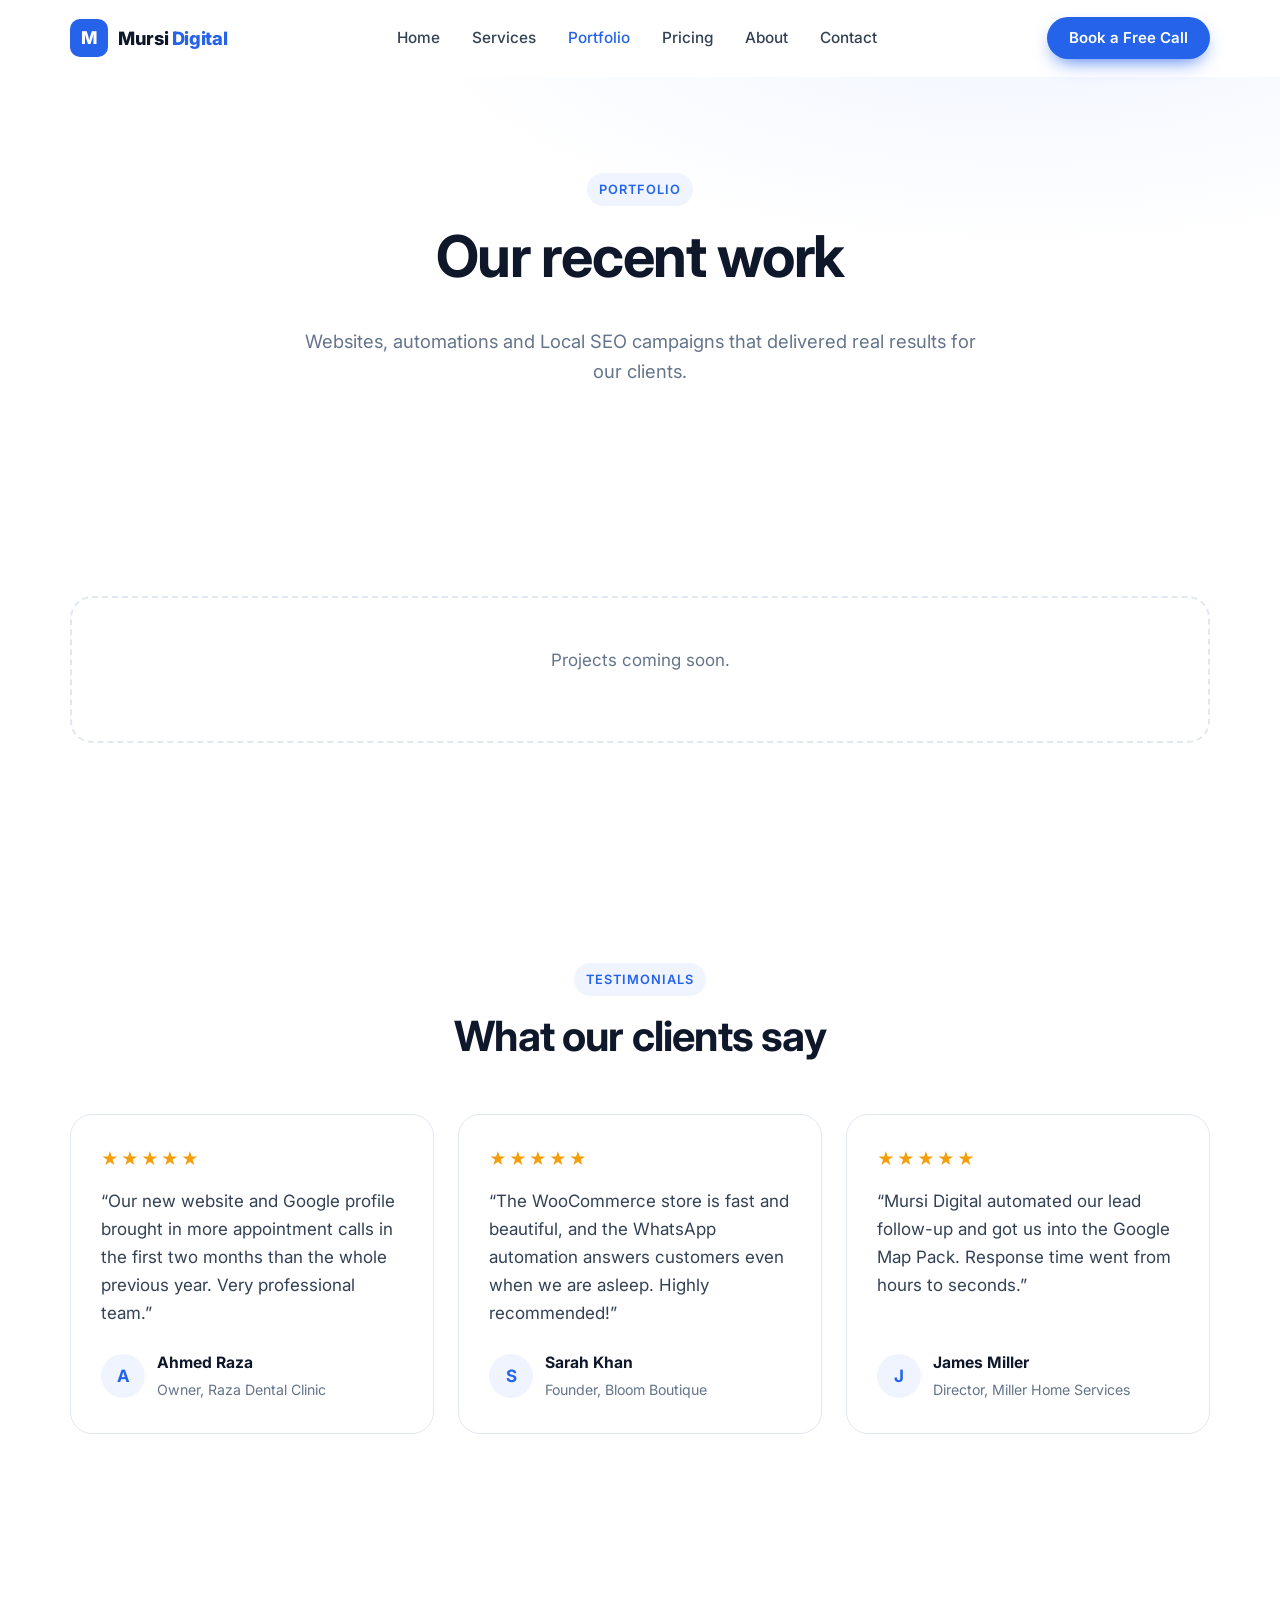
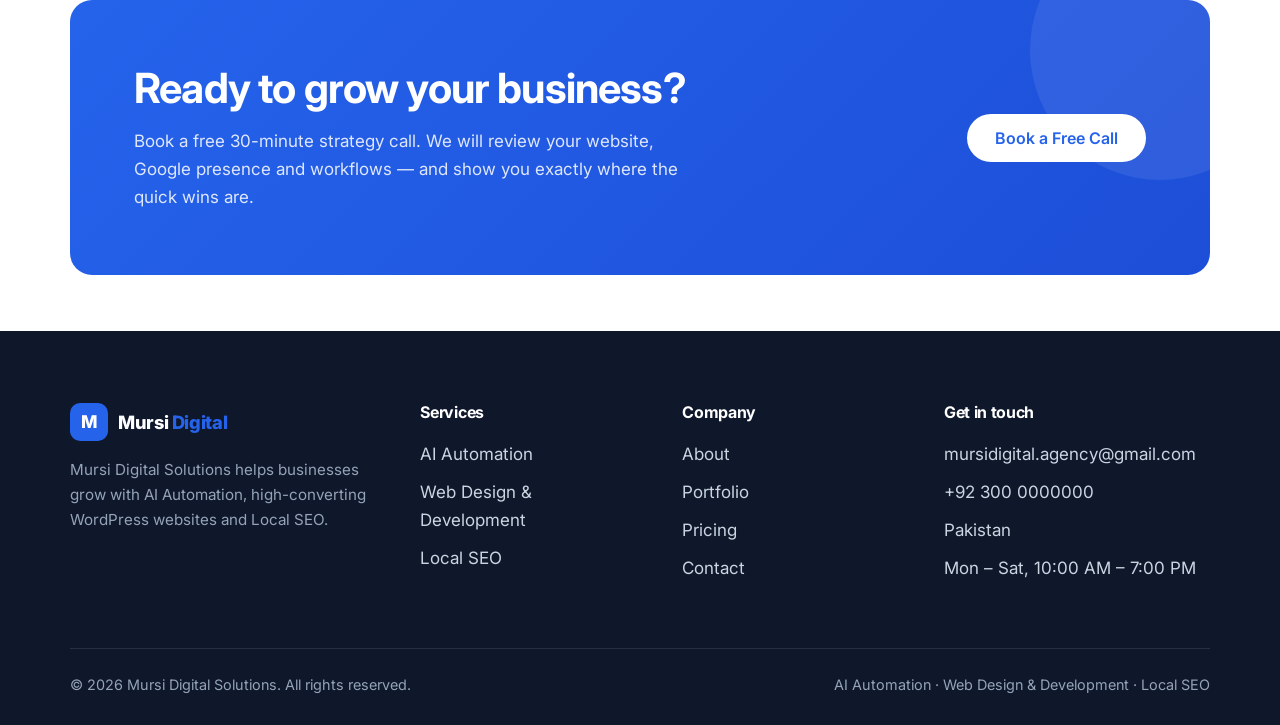
<file: static-site/portfolio.html>
<!doctype html>
<html lang="en" class="no-js">
<head>
	<meta charset="utf-8">
	<meta name="viewport" content="width=device-width, initial-scale=1">
	<title>Portfolio — Mursi Digital Solutions</title>
	<meta name="description" content="Websites, automations and Local SEO campaigns that delivered real results for our clients.">
	<script>document.documentElement.className = document.documentElement.className.replace('no-js', 'js');</script>
	<link rel="preconnect" href="https://fonts.googleapis.com">
	<link rel="preconnect" href="https://fonts.gstatic.com" crossorigin>
	<link rel="stylesheet" href="https://fonts.googleapis.com/css2?family=Inter:wght@400;500;600;700;800&amp;display=swap">
	<link rel="stylesheet" href="assets/css/style.css">
</head>
<body>
<a class="skip-link screen-reader-text" href="#main">Skip to content</a>
<header class="site-header" id="site-header">
	<div class="container header-inner">
		<a class="site-brand" href="index.html" rel="home">
	<span class="brand-mark" aria-hidden="true">M</span>
	<span class="brand-text">Mursi <span>Digital</span></span>
</a>
		<nav class="primary-nav" id="primary-nav" aria-label="Primary">
			<ul id="primary-menu">
				<li><a href="index.html">Home</a></li>
				<li class="menu-item-has-children"><a href="index.html#services">Services</a>
					<ul class="sub-menu">
						<li><a href="ai-automation.html">AI Automation</a></li>
<li><a href="web-design-development.html">Web Design &amp; Development</a></li>
<li><a href="local-seo.html">Local SEO</a></li>
					</ul>
				</li>
				<li class="current-menu-item"><a href="portfolio.html" aria-current="page">Portfolio</a></li>
				<li><a href="pricing.html">Pricing</a></li>
				<li><a href="about.html">About</a></li>
				<li><a href="contact.html">Contact</a></li>
			</ul>
			<a class="btn btn--primary btn--block mobile-cta" href="contact.html">Book a Free Call</a>
		</nav>
		<div class="header-cta">
			<a class="btn btn--primary" href="contact.html">Book a Free Call</a>
			<button class="nav-toggle" type="button" aria-controls="primary-nav" aria-expanded="false">
				<span class="screen-reader-text">Menu</span>
				<span class="icon-open"><svg viewBox="0 0 24 24" fill="none" stroke="currentColor" stroke-width="2" stroke-linecap="round" stroke-linejoin="round" aria-hidden="true" focusable="false"><path d="M4 7h16M4 12h16M4 17h16"/></svg></span>
			</button>
		</div>
	</div>
</header>
<main id="main" class="site-main">
<section class="page-hero">
	<div class="container">
		<span class="eyebrow">Portfolio</span>
		<h1>Our recent work</h1>
		<p>Websites, automations and Local SEO campaigns that delivered real results for our clients.</p>
	</div>
</section>
<section class="section">
	<div class="container">
		<div class="empty-state">
			<p>Projects coming soon.</p>
		</div>
	</div>
</section>
<section class="section">
	<div class="container">
		<div class="section-head reveal">
			<span class="eyebrow">Testimonials</span>
			<h2>What our clients say</h2>
		</div>
		<div class="grid grid-3">
			<figure class="testimonial reveal" style="margin:0">
				<div class="stars" aria-label="5 out of 5 stars">★★★★★</div>
				<blockquote>“Our new website and Google profile brought in more appointment calls in the first two months than the whole previous year. Very professional team.”</blockquote>
				<figcaption class="testimonial-author">
					<span class="avatar" aria-hidden="true">A</span>
					<span>
						<strong>Ahmed Raza</strong>
						<small>Owner, Raza Dental Clinic</small>
					</span>
				</figcaption>
			</figure>
<figure class="testimonial reveal" style="margin:0">
				<div class="stars" aria-label="5 out of 5 stars">★★★★★</div>
				<blockquote>“The WooCommerce store is fast and beautiful, and the WhatsApp automation answers customers even when we are asleep. Highly recommended!”</blockquote>
				<figcaption class="testimonial-author">
					<span class="avatar" aria-hidden="true">S</span>
					<span>
						<strong>Sarah Khan</strong>
						<small>Founder, Bloom Boutique</small>
					</span>
				</figcaption>
			</figure>
<figure class="testimonial reveal" style="margin:0">
				<div class="stars" aria-label="5 out of 5 stars">★★★★★</div>
				<blockquote>“Mursi Digital automated our lead follow-up and got us into the Google Map Pack. Response time went from hours to seconds.”</blockquote>
				<figcaption class="testimonial-author">
					<span class="avatar" aria-hidden="true">J</span>
					<span>
						<strong>James Miller</strong>
						<small>Director, Miller Home Services</small>
					</span>
				</figcaption>
			</figure>
		</div>
	</div>
</section>
<section class="section section--tight">
	<div class="container">
		<div class="cta-band reveal">
			<div>
				<h2>Ready to grow your business?</h2>
				<p>Book a free 30-minute strategy call. We will review your website, Google presence and workflows — and show you exactly where the quick wins are.</p>
			</div>
			<div class="btn-row">
				<a class="btn btn--white" href="contact.html">Book a Free Call</a>
			</div>
		</div>
	</div>
</section>
</main>
<footer class="site-footer">
	<div class="container">
		<div class="footer-grid">
			<div class="footer-brand">
				<a class="site-brand" href="index.html" rel="home">
	<span class="brand-mark" aria-hidden="true">M</span>
	<span class="brand-text">Mursi <span>Digital</span></span>
</a>
				<p>Mursi Digital Solutions helps businesses grow with AI Automation, high-converting WordPress websites and Local SEO.</p>
				<div class="socials">
				</div>
			</div>
			<div>
				<h4>Services</h4>
				<ul>
					<li><a href="ai-automation.html">AI Automation</a></li>
<li><a href="web-design-development.html">Web Design &amp; Development</a></li>
<li><a href="local-seo.html">Local SEO</a></li>
				</ul>
			</div>
			<div>
				<h4>Company</h4>
				<ul>
					<li><a href="about.html">About</a></li>
					<li><a href="portfolio.html">Portfolio</a></li>
					<li><a href="pricing.html">Pricing</a></li>
					<li><a href="contact.html">Contact</a></li>
				</ul>
			</div>
			<div>
				<h4>Get in touch</h4>
				<ul>
					<li><a href="mailto:mursidigital.agency@gmail.com">mursidigital.agency@gmail.com</a></li>
<li><a href="tel:+923000000000">+92 300 0000000</a></li>
<li>Pakistan</li>
<li>Mon – Sat, 10:00 AM – 7:00 PM</li>
				</ul>
			</div>
		</div>
		<div class="footer-bottom">
			<span>&copy; 2026 Mursi Digital Solutions. All rights reserved.</span>
			<span>AI Automation · Web Design &amp; Development · Local SEO</span>
		</div>
	</div>
</footer>
<script src="assets/js/main.js"></script>
</body>
</html>
</file>
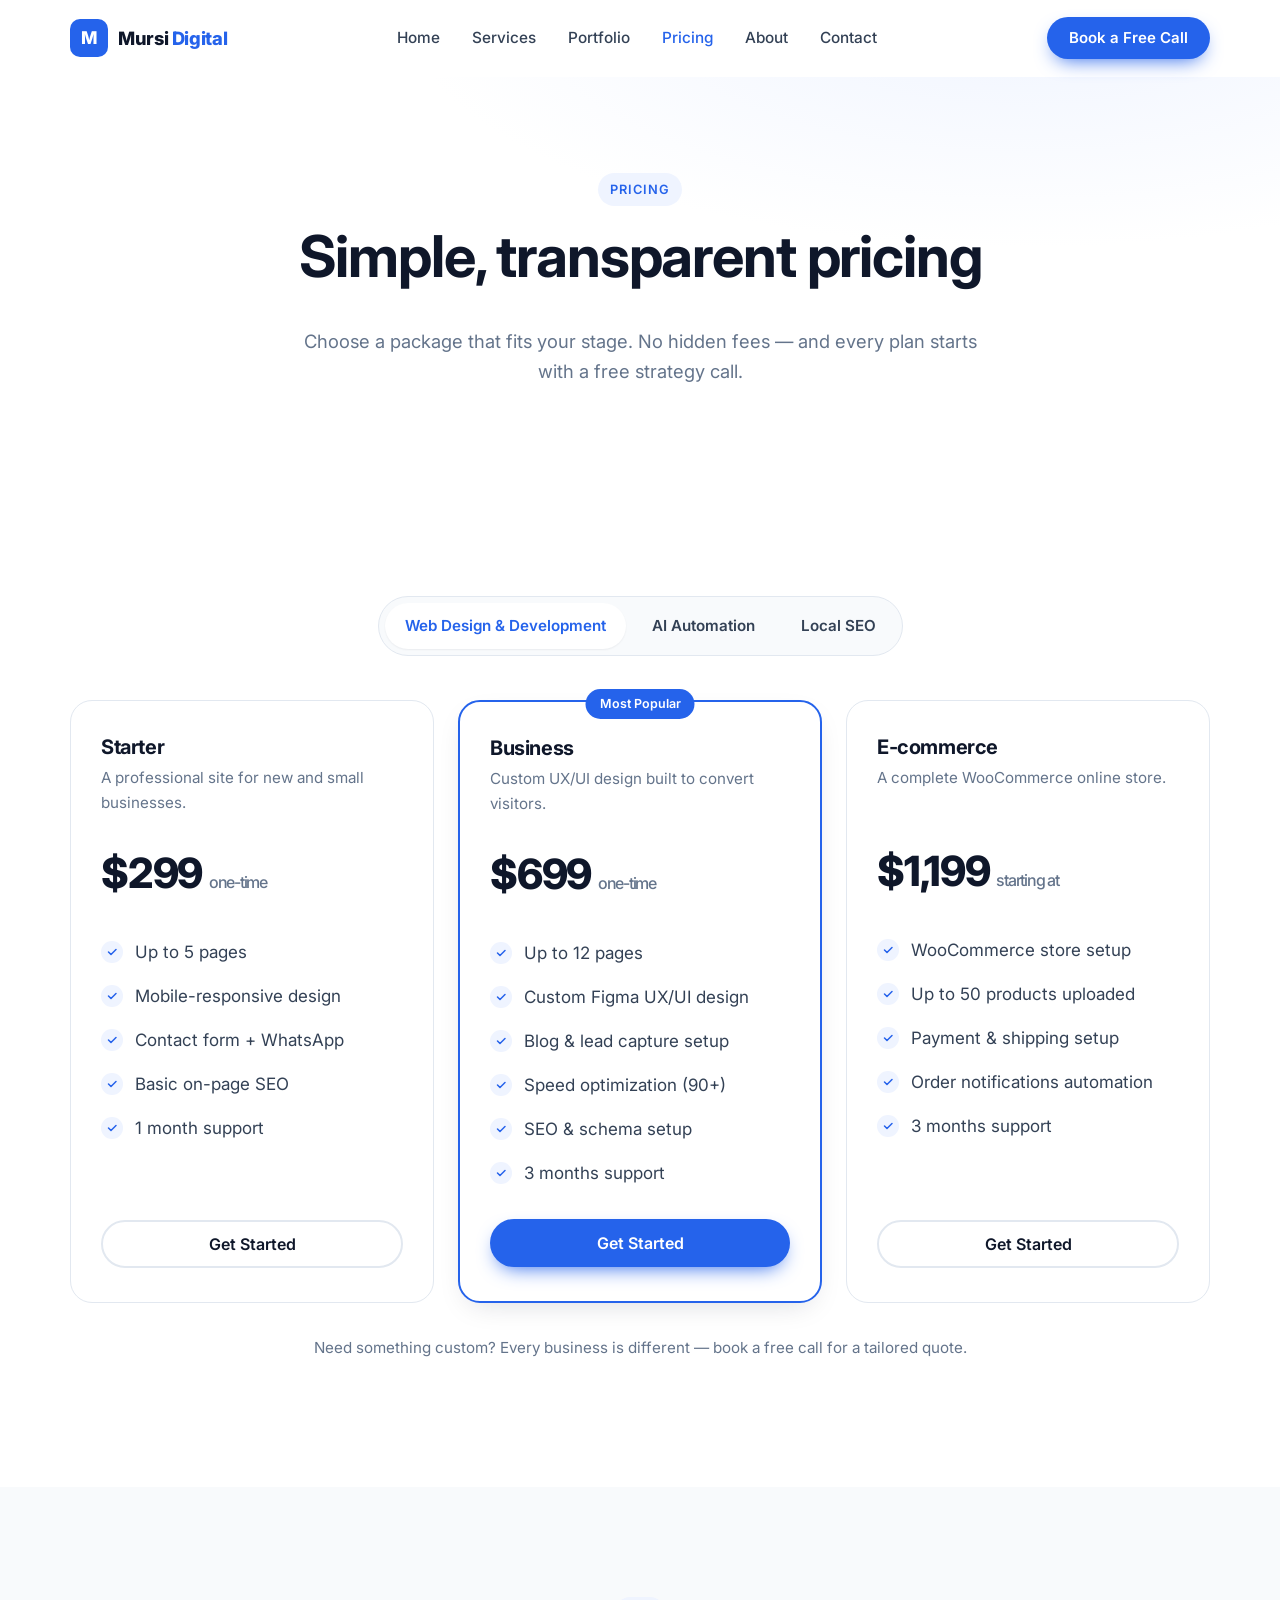
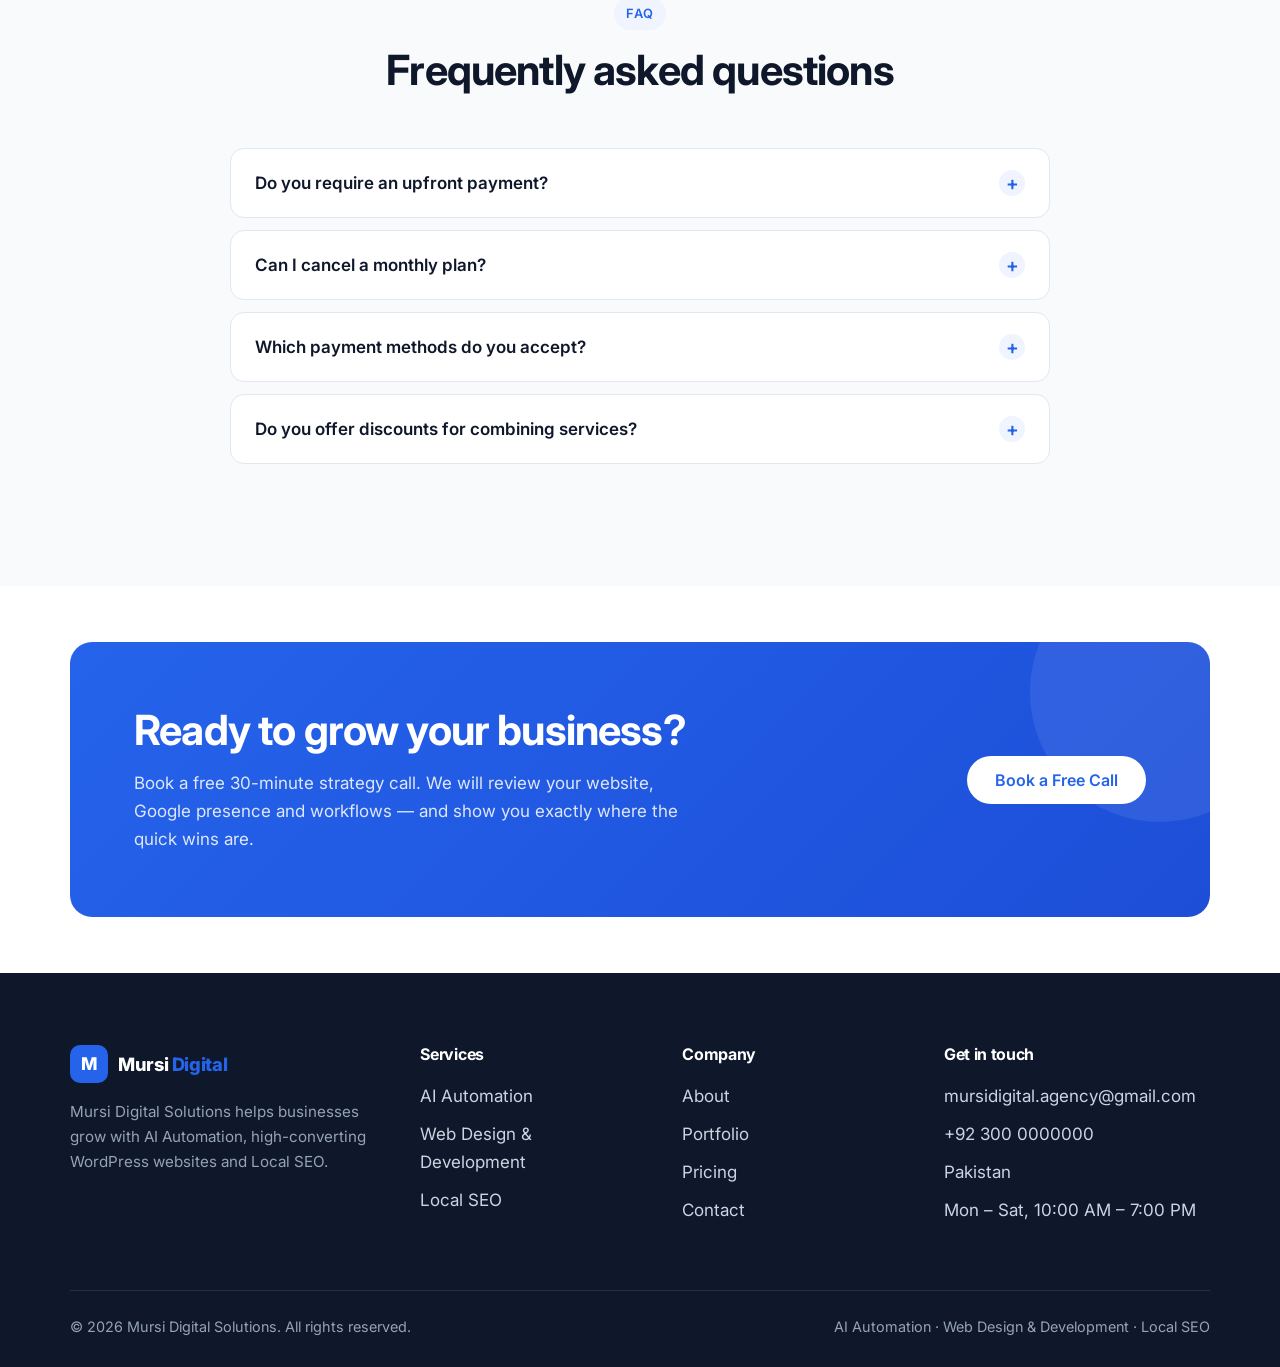
<file: static-site/pricing.html>
<!doctype html>
<html lang="en" class="no-js">
<head>
	<meta charset="utf-8">
	<meta name="viewport" content="width=device-width, initial-scale=1">
	<title>Pricing — Mursi Digital Solutions</title>
	<meta name="description" content="Simple, transparent pricing for AI Automation, Web Design &amp; Development and Local SEO.">
	<script>document.documentElement.className = document.documentElement.className.replace('no-js', 'js');</script>
	<link rel="preconnect" href="https://fonts.googleapis.com">
	<link rel="preconnect" href="https://fonts.gstatic.com" crossorigin>
	<link rel="stylesheet" href="https://fonts.googleapis.com/css2?family=Inter:wght@400;500;600;700;800&amp;display=swap">
	<link rel="stylesheet" href="assets/css/style.css">
	<script type="application/ld+json">{"@context":"https://schema.org","@type":"FAQPage","mainEntity":[{"@type":"Question","name":"Do you require an upfront payment?","acceptedAnswer":{"@type":"Answer","text":"For one-time projects we take 50% upfront and 50% on completion. Monthly plans are billed at the start of each month."}},{"@type":"Question","name":"Can I cancel a monthly plan?","acceptedAnswer":{"@type":"Answer","text":"Yes, monthly plans have no long-term contract. Just give us 30 days notice."}},{"@type":"Question","name":"Which payment methods do you accept?","acceptedAnswer":{"@type":"Answer","text":"Bank transfer, JazzCash / Easypaisa (Pakistan), Payoneer, Wise and PayPal for international clients."}},{"@type":"Question","name":"Do you offer discounts for combining services?","acceptedAnswer":{"@type":"Answer","text":"Yes — bundle a website with Local SEO or automation and get a special package price. Ask us on the free call."}}]}</script>
</head>
<body>
<a class="skip-link screen-reader-text" href="#main">Skip to content</a>
<header class="site-header" id="site-header">
	<div class="container header-inner">
		<a class="site-brand" href="index.html" rel="home">
	<span class="brand-mark" aria-hidden="true">M</span>
	<span class="brand-text">Mursi <span>Digital</span></span>
</a>
		<nav class="primary-nav" id="primary-nav" aria-label="Primary">
			<ul id="primary-menu">
				<li><a href="index.html">Home</a></li>
				<li class="menu-item-has-children"><a href="index.html#services">Services</a>
					<ul class="sub-menu">
						<li><a href="ai-automation.html">AI Automation</a></li>
<li><a href="web-design-development.html">Web Design &amp; Development</a></li>
<li><a href="local-seo.html">Local SEO</a></li>
					</ul>
				</li>
				<li><a href="portfolio.html">Portfolio</a></li>
				<li class="current-menu-item"><a href="pricing.html" aria-current="page">Pricing</a></li>
				<li><a href="about.html">About</a></li>
				<li><a href="contact.html">Contact</a></li>
			</ul>
			<a class="btn btn--primary btn--block mobile-cta" href="contact.html">Book a Free Call</a>
		</nav>
		<div class="header-cta">
			<a class="btn btn--primary" href="contact.html">Book a Free Call</a>
			<button class="nav-toggle" type="button" aria-controls="primary-nav" aria-expanded="false">
				<span class="screen-reader-text">Menu</span>
				<span class="icon-open"><svg viewBox="0 0 24 24" fill="none" stroke="currentColor" stroke-width="2" stroke-linecap="round" stroke-linejoin="round" aria-hidden="true" focusable="false"><path d="M4 7h16M4 12h16M4 17h16"/></svg></span>
			</button>
		</div>
	</div>
</header>
<main id="main" class="site-main">
<section class="page-hero">
	<div class="container">
		<span class="eyebrow">Pricing</span>
		<h1>Simple, transparent pricing</h1>
		<p>Choose a package that fits your stage. No hidden fees — and every plan starts with a free strategy call.</p>
	</div>
</section>
<section class="section">
	<div class="container">
		<div class="pricing" data-pricing>
	<div class="pricing-tabs" role="tablist">
		<button class="pricing-tab is-active" type="button" role="tab" id="tab-web-design-development" aria-controls="panel-web-design-development" aria-selected="true">Web Design &amp; Development</button>
<button class="pricing-tab" type="button" role="tab" id="tab-ai-automation" aria-controls="panel-ai-automation" aria-selected="false">AI Automation</button>
<button class="pricing-tab" type="button" role="tab" id="tab-local-seo" aria-controls="panel-local-seo" aria-selected="false">Local SEO</button>
	</div>
	<div class="pricing-panel grid grid-3" role="tabpanel" id="panel-web-design-development" aria-labelledby="tab-web-design-development">
		<div class="price-card">
			<h3>Starter</h3>
			<p class="price-desc">A professional site for new and small businesses.</p>
			<div class="price">$299 <small>one-time</small></div>
			<ul class="check-list">
				<li>Up to 5 pages</li>
<li>Mobile-responsive design</li>
<li>Contact form + WhatsApp</li>
<li>Basic on-page SEO</li>
<li>1 month support</li>
			</ul>
			<a class="btn btn--ghost btn--block" href="contact.html?service=web-design-development">Get Started</a>
		</div>
<div class="price-card is-featured">
			<span class="price-badge">Most Popular</span>
			<h3>Business</h3>
			<p class="price-desc">Custom UX/UI design built to convert visitors.</p>
			<div class="price">$699 <small>one-time</small></div>
			<ul class="check-list">
				<li>Up to 12 pages</li>
<li>Custom Figma UX/UI design</li>
<li>Blog &amp; lead capture setup</li>
<li>Speed optimization (90+)</li>
<li>SEO &amp; schema setup</li>
<li>3 months support</li>
			</ul>
			<a class="btn btn--primary btn--block" href="contact.html?service=web-design-development">Get Started</a>
		</div>
<div class="price-card">
			<h3>E-commerce</h3>
			<p class="price-desc">A complete WooCommerce online store.</p>
			<div class="price">$1,199 <small>starting at</small></div>
			<ul class="check-list">
				<li>WooCommerce store setup</li>
<li>Up to 50 products uploaded</li>
<li>Payment &amp; shipping setup</li>
<li>Order notifications automation</li>
<li>3 months support</li>
			</ul>
			<a class="btn btn--ghost btn--block" href="contact.html?service=web-design-development">Get Started</a>
		</div>
	</div>
<div class="pricing-panel grid grid-3" role="tabpanel" id="panel-ai-automation" aria-labelledby="tab-ai-automation" hidden>
		<div class="price-card">
			<h3>Starter</h3>
			<p class="price-desc">One automation to save time right away.</p>
			<div class="price">$249 <small>one-time</small></div>
			<ul class="check-list">
				<li>1 workflow automation</li>
<li>Up to 3 app integrations</li>
<li>Testing &amp; documentation</li>
<li>2 weeks support</li>
			</ul>
			<a class="btn btn--ghost btn--block" href="contact.html?service=ai-automation">Get Started</a>
		</div>
<div class="price-card is-featured">
			<span class="price-badge">Most Popular</span>
			<h3>Growth</h3>
			<p class="price-desc">AI chatbot + lead automation system.</p>
			<div class="price">$599 <small>one-time</small></div>
			<ul class="check-list">
				<li>AI chatbot (website or WhatsApp)</li>
<li>Lead capture → CRM automation</li>
<li>Instant follow-up emails/messages</li>
<li>Up to 4 workflows</li>
<li>1 month support</li>
			</ul>
			<a class="btn btn--primary btn--block" href="contact.html?service=ai-automation">Get Started</a>
		</div>
<div class="price-card">
			<h3>Scale</h3>
			<p class="price-desc">An ongoing automation partner for your team.</p>
			<div class="price">$199 <small>/ month</small></div>
			<ul class="check-list">
				<li>Unlimited small automations</li>
<li>Monitoring &amp; fixes</li>
<li>Monthly optimization call</li>
<li>Priority support</li>
			</ul>
			<a class="btn btn--ghost btn--block" href="contact.html?service=ai-automation">Get Started</a>
		</div>
	</div>
<div class="pricing-panel grid grid-3" role="tabpanel" id="panel-local-seo" aria-labelledby="tab-local-seo" hidden>
		<div class="price-card">
			<h3>Starter</h3>
			<p class="price-desc">Get your Google presence set up correctly.</p>
			<div class="price">$149 <small>/ month</small></div>
			<ul class="check-list">
				<li>Google Business Profile optimization</li>
<li>10 local citations</li>
<li>4 GBP posts per month</li>
<li>Monthly report</li>
			</ul>
			<a class="btn btn--ghost btn--block" href="contact.html?service=local-seo">Get Started</a>
		</div>
<div class="price-card is-featured">
			<span class="price-badge">Most Popular</span>
			<h3>Growth</h3>
			<p class="price-desc">Climb into the Google Map Pack.</p>
			<div class="price">$299 <small>/ month</small></div>
			<ul class="check-list">
				<li>Everything in Starter</li>
<li>25 local citations</li>
<li>On-page local SEO</li>
<li>Review generation system</li>
<li>Rank tracking</li>
			</ul>
			<a class="btn btn--primary btn--block" href="contact.html?service=local-seo">Get Started</a>
		</div>
<div class="price-card">
			<h3>Dominate</h3>
			<p class="price-desc">For competitive markets and multiple locations.</p>
			<div class="price">$499 <small>/ month</small></div>
			<ul class="check-list">
				<li>Everything in Growth</li>
<li>Location landing pages</li>
<li>2 local blog posts / month</li>
<li>Competitor monitoring</li>
<li>Bi-weekly strategy calls</li>
			</ul>
			<a class="btn btn--ghost btn--block" href="contact.html?service=local-seo">Get Started</a>
		</div>
	</div>
	<p class="pricing-note">Need something custom? Every business is different — book a free call for a tailored quote.</p>
</div>
	</div>
</section>
<section class="section section--alt">
	<div class="container">
		<div class="section-head reveal">
			<span class="eyebrow">FAQ</span>
			<h2>Frequently asked questions</h2>
		</div>
		<div class="faq">
			<div class="faq-item reveal">
				<button class="faq-q" type="button" aria-expanded="false" aria-controls="faq-2-0">
					<span>Do you require an upfront payment?</span>
					<span class="plus" aria-hidden="true">+</span>
				</button>
				<div class="faq-a" id="faq-2-0" role="region">
					<div><p>For one-time projects we take 50% upfront and 50% on completion. Monthly plans are billed at the start of each month.</p></div>
				</div>
			</div>
<div class="faq-item reveal">
				<button class="faq-q" type="button" aria-expanded="false" aria-controls="faq-2-1">
					<span>Can I cancel a monthly plan?</span>
					<span class="plus" aria-hidden="true">+</span>
				</button>
				<div class="faq-a" id="faq-2-1" role="region">
					<div><p>Yes, monthly plans have no long-term contract. Just give us 30 days notice.</p></div>
				</div>
			</div>
<div class="faq-item reveal">
				<button class="faq-q" type="button" aria-expanded="false" aria-controls="faq-2-2">
					<span>Which payment methods do you accept?</span>
					<span class="plus" aria-hidden="true">+</span>
				</button>
				<div class="faq-a" id="faq-2-2" role="region">
					<div><p>Bank transfer, JazzCash / Easypaisa (Pakistan), Payoneer, Wise and PayPal for international clients.</p></div>
				</div>
			</div>
<div class="faq-item reveal">
				<button class="faq-q" type="button" aria-expanded="false" aria-controls="faq-2-3">
					<span>Do you offer discounts for combining services?</span>
					<span class="plus" aria-hidden="true">+</span>
				</button>
				<div class="faq-a" id="faq-2-3" role="region">
					<div><p>Yes — bundle a website with Local SEO or automation and get a special package price. Ask us on the free call.</p></div>
				</div>
			</div>
		</div>
	</div>
</section>
<section class="section section--tight">
	<div class="container">
		<div class="cta-band reveal">
			<div>
				<h2>Ready to grow your business?</h2>
				<p>Book a free 30-minute strategy call. We will review your website, Google presence and workflows — and show you exactly where the quick wins are.</p>
			</div>
			<div class="btn-row">
				<a class="btn btn--white" href="contact.html">Book a Free Call</a>
			</div>
		</div>
	</div>
</section>
</main>
<footer class="site-footer">
	<div class="container">
		<div class="footer-grid">
			<div class="footer-brand">
				<a class="site-brand" href="index.html" rel="home">
	<span class="brand-mark" aria-hidden="true">M</span>
	<span class="brand-text">Mursi <span>Digital</span></span>
</a>
				<p>Mursi Digital Solutions helps businesses grow with AI Automation, high-converting WordPress websites and Local SEO.</p>
				<div class="socials">
				</div>
			</div>
			<div>
				<h4>Services</h4>
				<ul>
					<li><a href="ai-automation.html">AI Automation</a></li>
<li><a href="web-design-development.html">Web Design &amp; Development</a></li>
<li><a href="local-seo.html">Local SEO</a></li>
				</ul>
			</div>
			<div>
				<h4>Company</h4>
				<ul>
					<li><a href="about.html">About</a></li>
					<li><a href="portfolio.html">Portfolio</a></li>
					<li><a href="pricing.html">Pricing</a></li>
					<li><a href="contact.html">Contact</a></li>
				</ul>
			</div>
			<div>
				<h4>Get in touch</h4>
				<ul>
					<li><a href="mailto:mursidigital.agency@gmail.com">mursidigital.agency@gmail.com</a></li>
<li><a href="tel:+923000000000">+92 300 0000000</a></li>
<li>Pakistan</li>
<li>Mon – Sat, 10:00 AM – 7:00 PM</li>
				</ul>
			</div>
		</div>
		<div class="footer-bottom">
			<span>&copy; 2026 Mursi Digital Solutions. All rights reserved.</span>
			<span>AI Automation · Web Design &amp; Development · Local SEO</span>
		</div>
	</div>
</footer>
<script src="assets/js/main.js"></script>
</body>
</html>
</file>
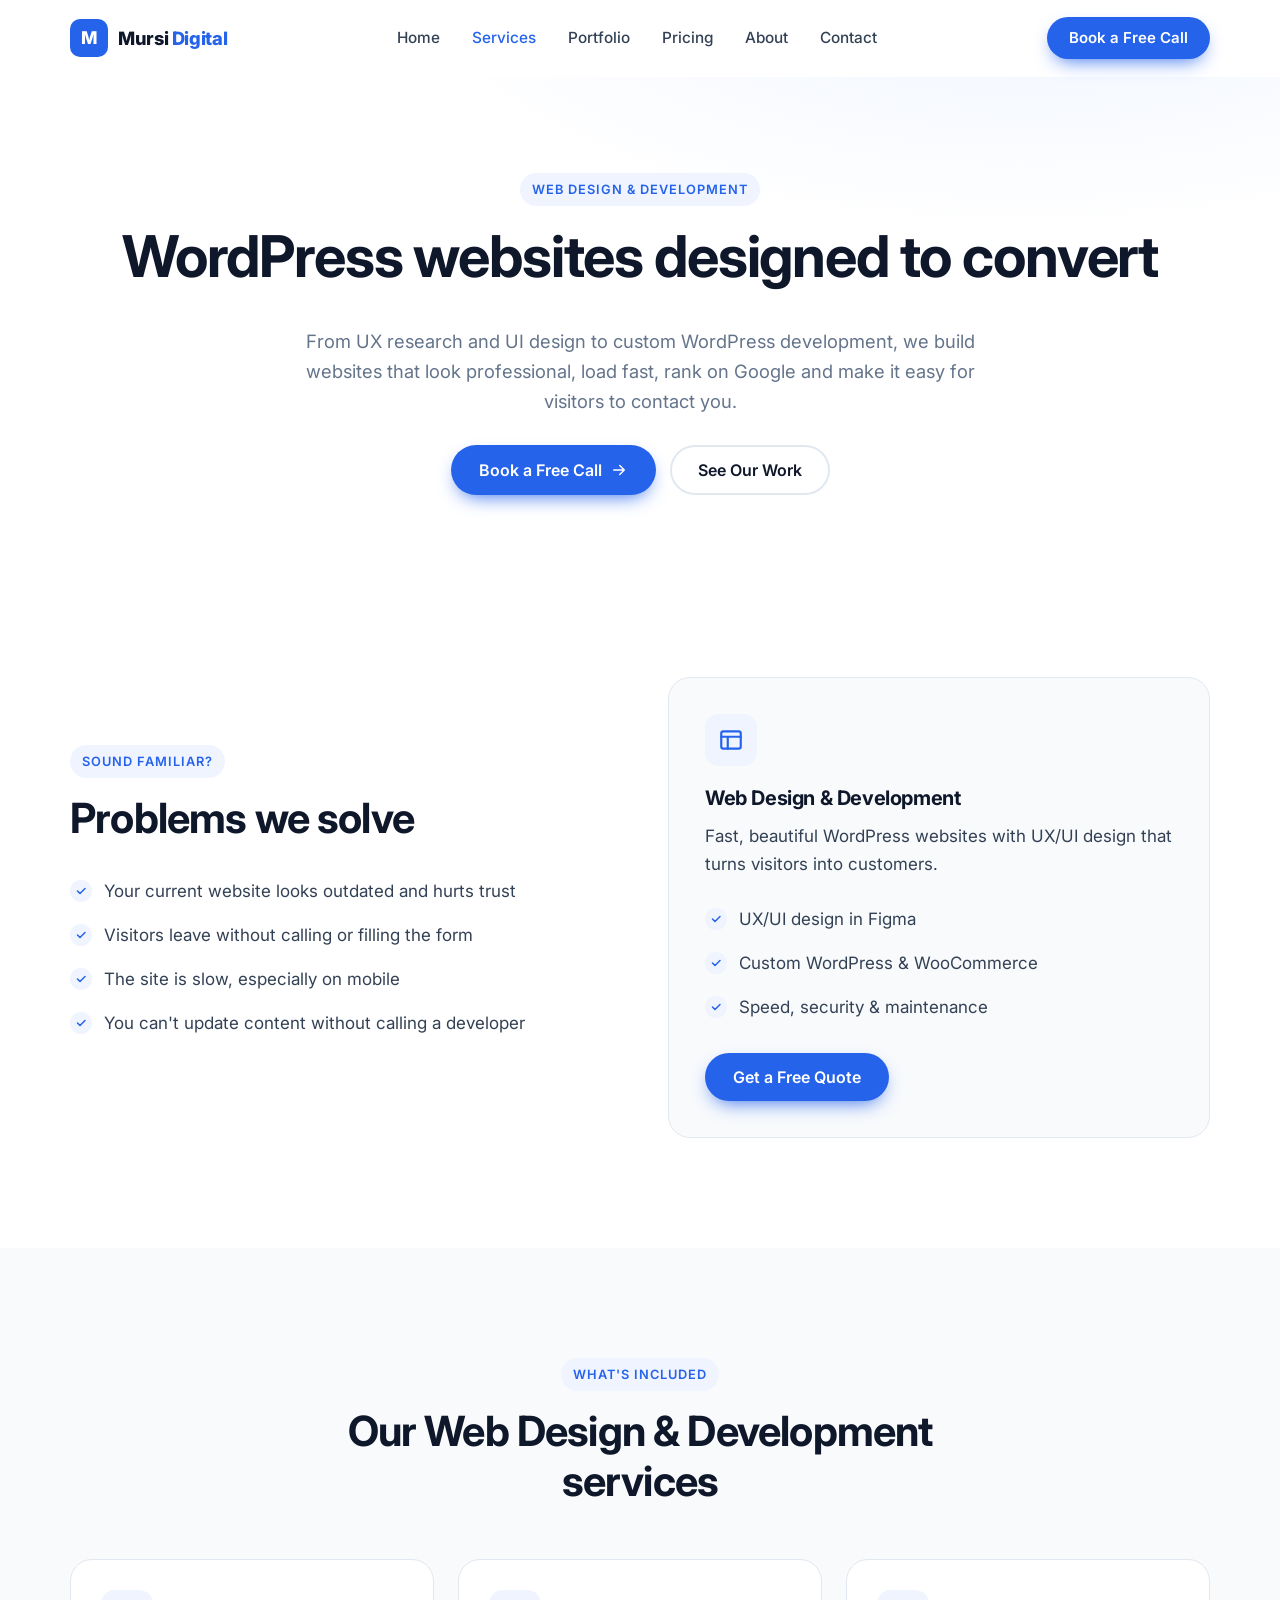
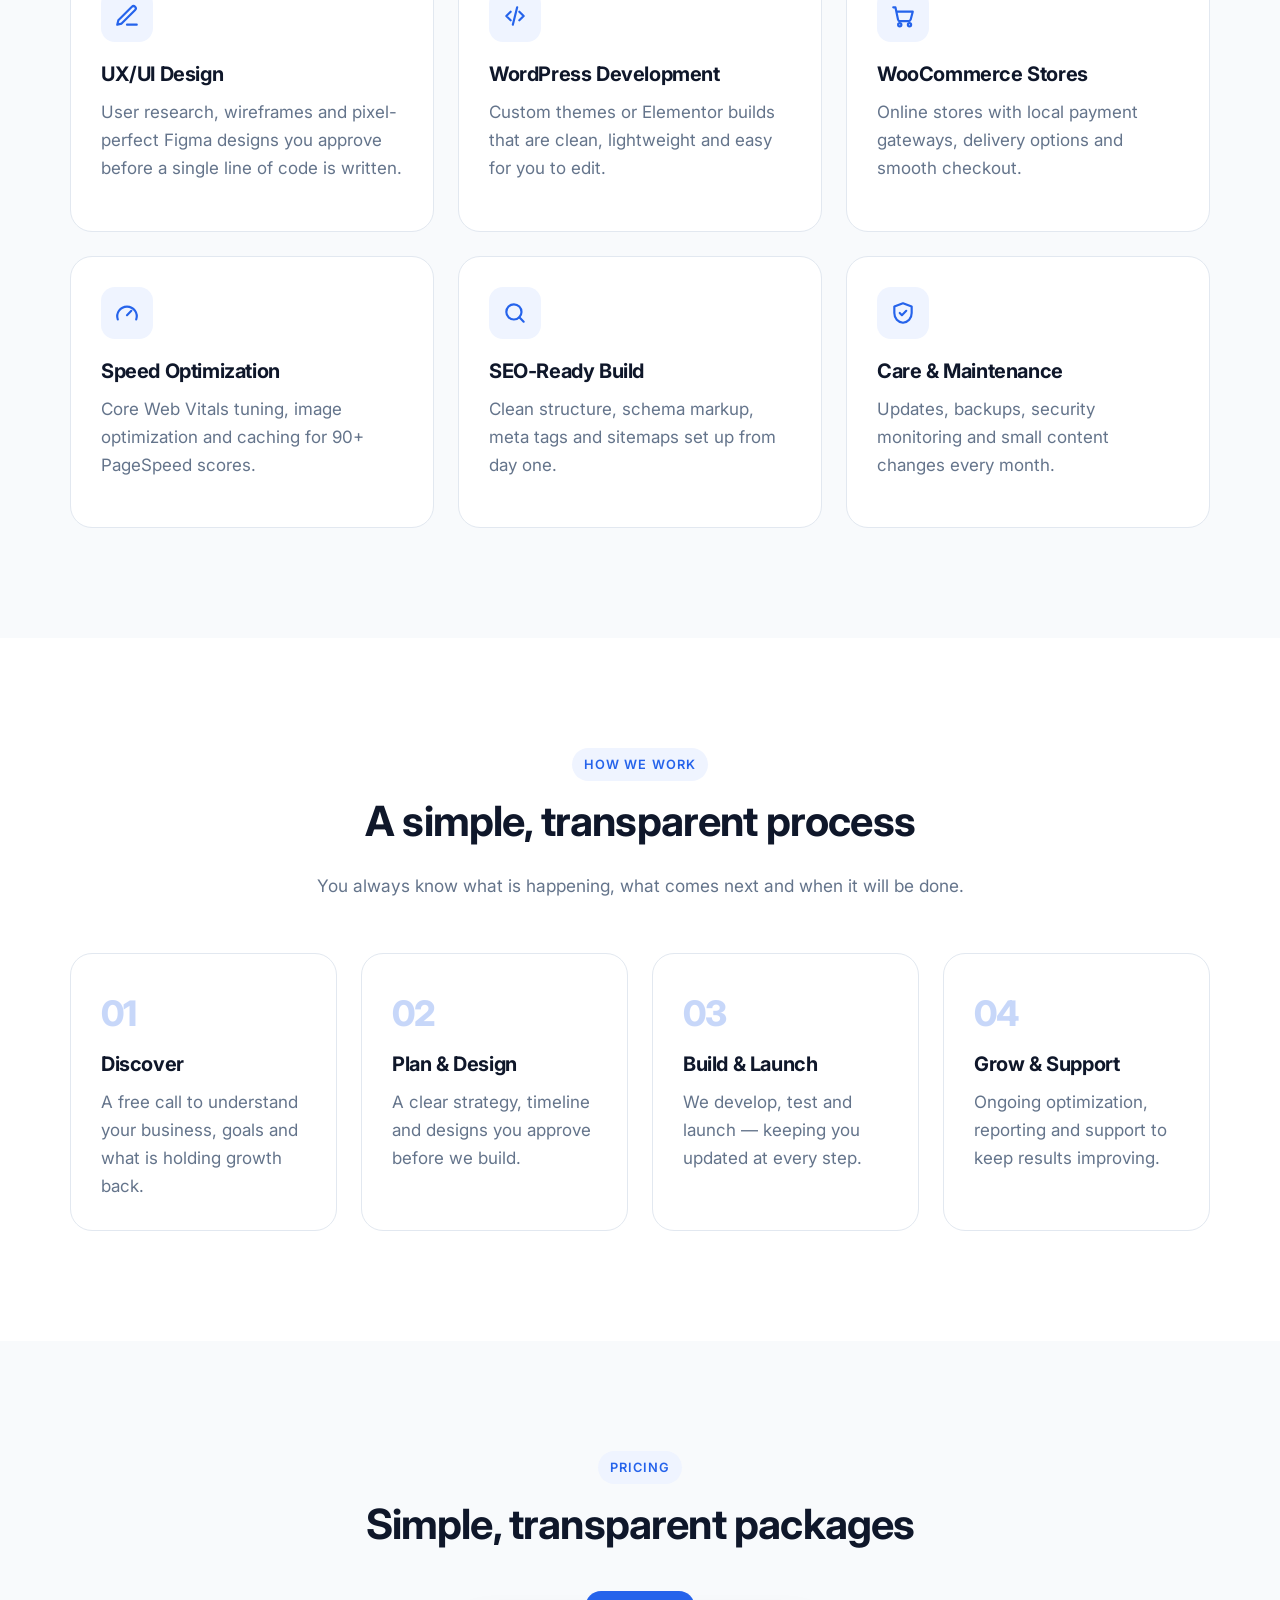
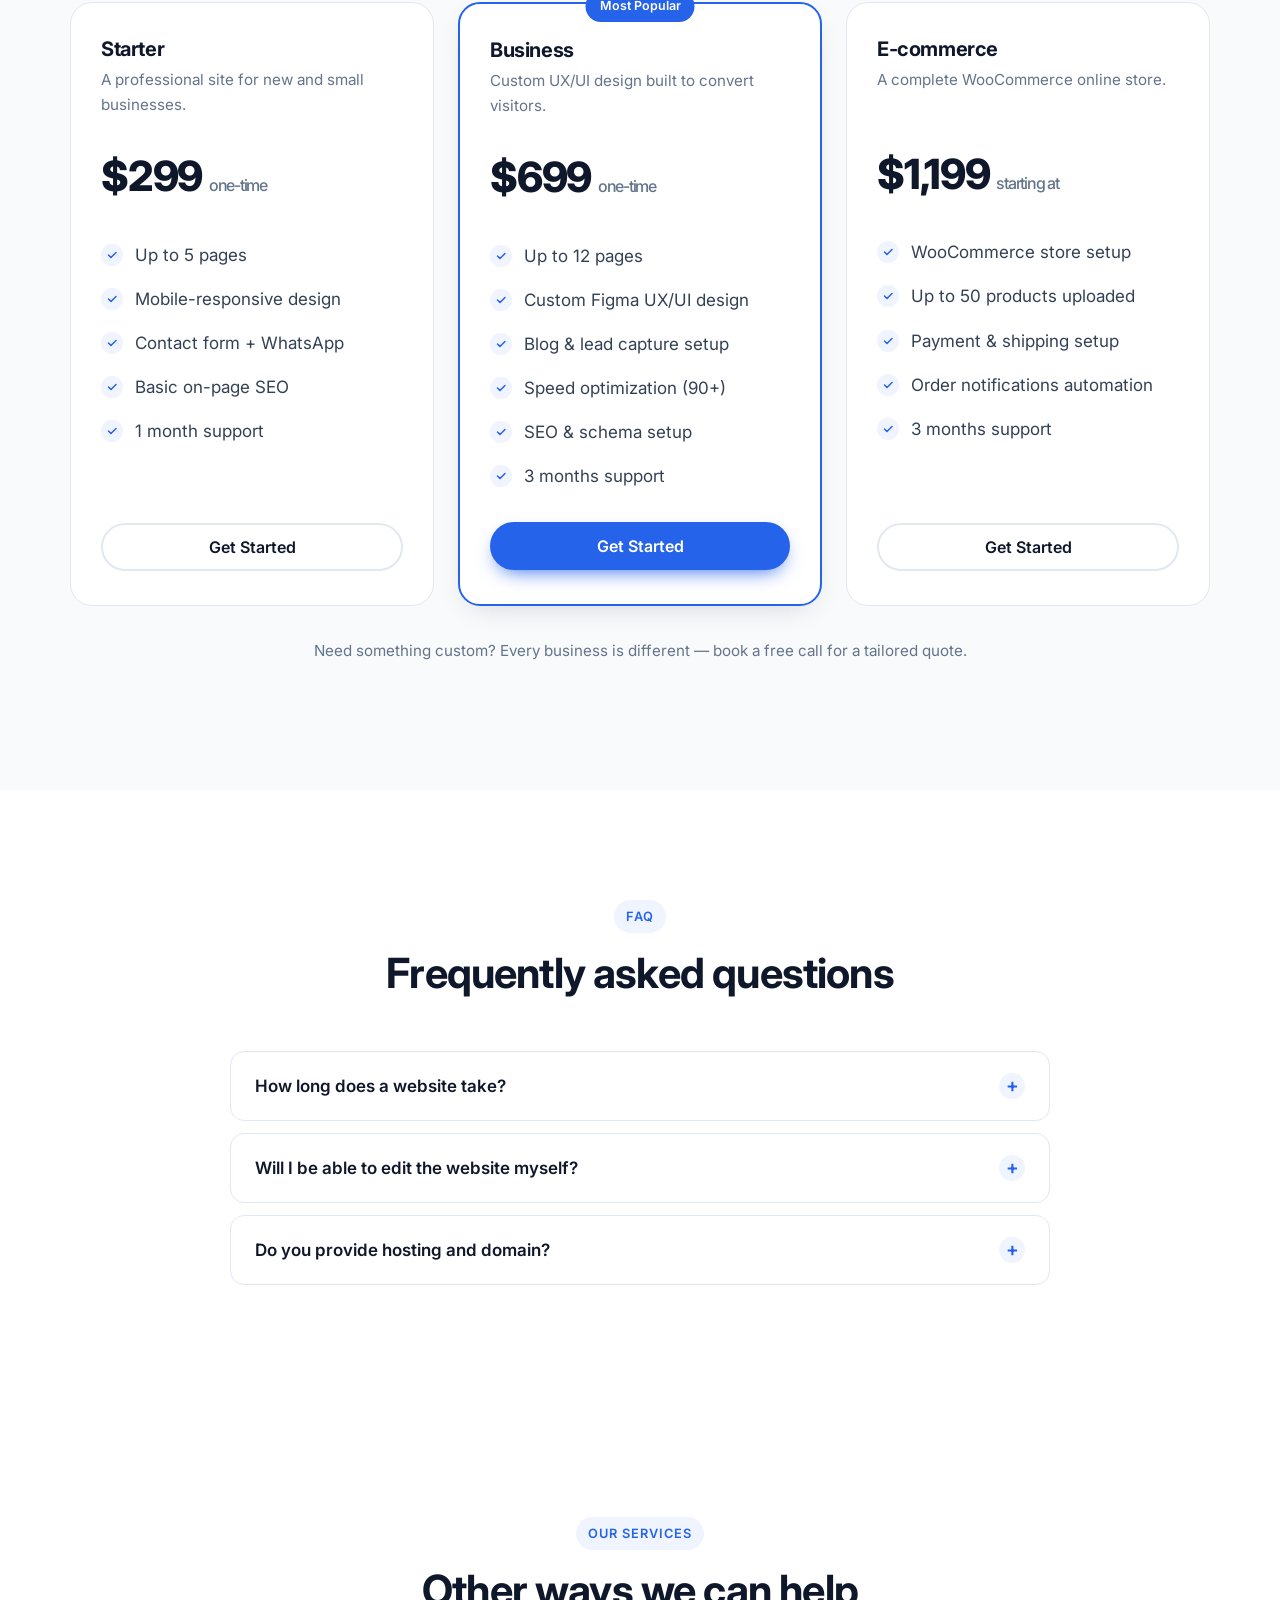
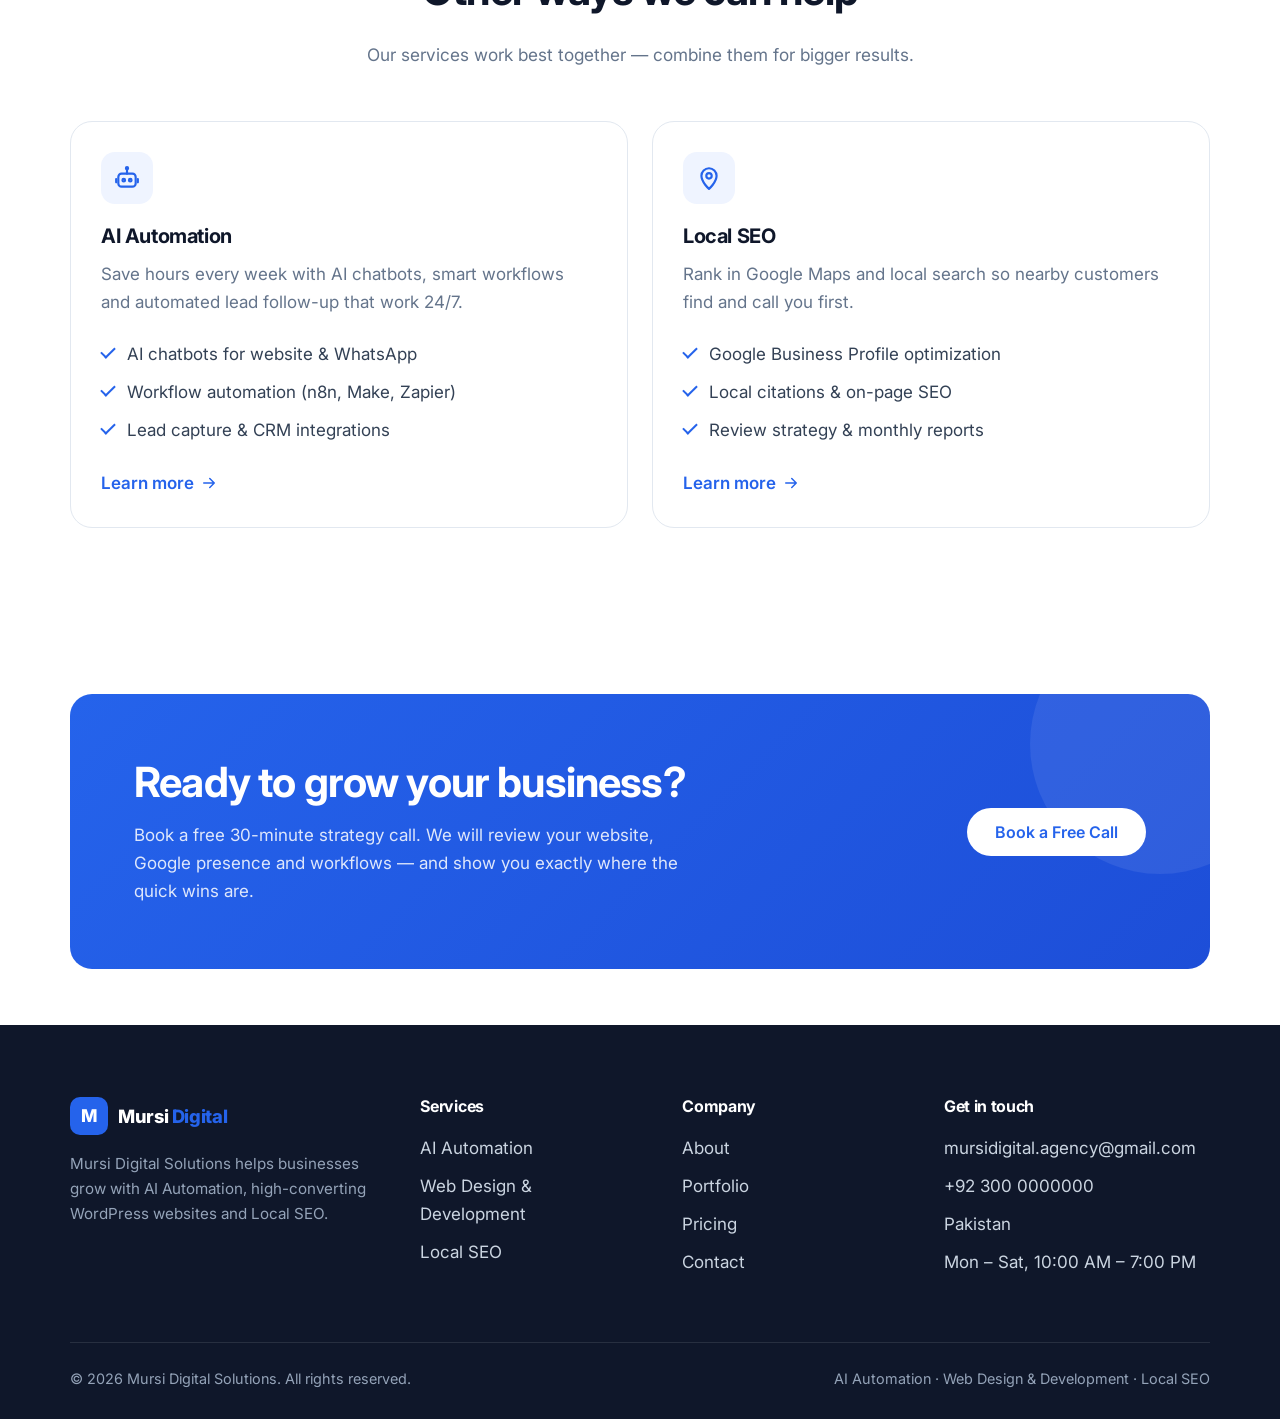
<file: static-site/web-design-development.html>
<!doctype html>
<html lang="en" class="no-js">
<head>
	<meta charset="utf-8">
	<meta name="viewport" content="width=device-width, initial-scale=1">
	<title>Web Design &amp; Development — Mursi Digital Solutions</title>
	<meta name="description" content="Fast, beautiful WordPress websites with UX/UI design that turns visitors into customers.">
	<script>document.documentElement.className = document.documentElement.className.replace('no-js', 'js');</script>
	<link rel="preconnect" href="https://fonts.googleapis.com">
	<link rel="preconnect" href="https://fonts.gstatic.com" crossorigin>
	<link rel="stylesheet" href="https://fonts.googleapis.com/css2?family=Inter:wght@400;500;600;700;800&amp;display=swap">
	<link rel="stylesheet" href="assets/css/style.css">
	<script type="application/ld+json">{"@context":"https://schema.org","@type":"FAQPage","mainEntity":[{"@type":"Question","name":"How long does a website take?","acceptedAnswer":{"@type":"Answer","text":"A business website usually takes 2–4 weeks; online stores 4–6 weeks. You get a clear timeline before we start."}},{"@type":"Question","name":"Will I be able to edit the website myself?","acceptedAnswer":{"@type":"Answer","text":"Yes. We build on WordPress and give you a training video so you can update text, images, blog posts and products easily."}},{"@type":"Question","name":"Do you provide hosting and domain?","acceptedAnswer":{"@type":"Answer","text":"We can recommend and set up fast, reliable hosting and your domain, or work with your existing provider."}}]}</script>
</head>
<body>
<a class="skip-link screen-reader-text" href="#main">Skip to content</a>
<header class="site-header" id="site-header">
	<div class="container header-inner">
		<a class="site-brand" href="index.html" rel="home">
	<span class="brand-mark" aria-hidden="true">M</span>
	<span class="brand-text">Mursi <span>Digital</span></span>
</a>
		<nav class="primary-nav" id="primary-nav" aria-label="Primary">
			<ul id="primary-menu">
				<li><a href="index.html">Home</a></li>
				<li class="menu-item-has-children current-menu-item"><a href="index.html#services">Services</a>
					<ul class="sub-menu">
						<li><a href="ai-automation.html">AI Automation</a></li>
<li class="current-menu-item"><a href="web-design-development.html" aria-current="page">Web Design &amp; Development</a></li>
<li><a href="local-seo.html">Local SEO</a></li>
					</ul>
				</li>
				<li><a href="portfolio.html">Portfolio</a></li>
				<li><a href="pricing.html">Pricing</a></li>
				<li><a href="about.html">About</a></li>
				<li><a href="contact.html">Contact</a></li>
			</ul>
			<a class="btn btn--primary btn--block mobile-cta" href="contact.html">Book a Free Call</a>
		</nav>
		<div class="header-cta">
			<a class="btn btn--primary" href="contact.html">Book a Free Call</a>
			<button class="nav-toggle" type="button" aria-controls="primary-nav" aria-expanded="false">
				<span class="screen-reader-text">Menu</span>
				<span class="icon-open"><svg viewBox="0 0 24 24" fill="none" stroke="currentColor" stroke-width="2" stroke-linecap="round" stroke-linejoin="round" aria-hidden="true" focusable="false"><path d="M4 7h16M4 12h16M4 17h16"/></svg></span>
			</button>
		</div>
	</div>
</header>
<main id="main" class="site-main">
<section class="page-hero">
	<div class="container">
		<span class="eyebrow">Web Design &amp; Development</span>
		<h1>WordPress websites designed to convert</h1>
		<p>From UX research and UI design to custom WordPress development, we build websites that look professional, load fast, rank on Google and make it easy for visitors to contact you.</p>
		<div class="btn-row">
			<a class="btn btn--primary" href="contact.html">Book a Free Call <svg viewBox="0 0 24 24" fill="none" stroke="currentColor" stroke-width="2" stroke-linecap="round" stroke-linejoin="round" aria-hidden="true" focusable="false"><path d="M5 12h14M13 6l6 6-6 6"/></svg></a>
			<a class="btn btn--ghost" href="portfolio.html">See Our Work</a>
		</div>
	</div>
</section>
<section class="section">
	<div class="container split">
		<div class="reveal">
			<span class="eyebrow">Sound familiar?</span>
			<h2>Problems we solve</h2>
			<ul class="check-list">
				<li>Your current website looks outdated and hurts trust</li>
<li>Visitors leave without calling or filling the form</li>
<li>The site is slow, especially on mobile</li>
<li>You can&#39;t update content without calling a developer</li>
			</ul>
		</div>
		<div class="panel reveal">
			<div class="icon-wrap"><svg viewBox="0 0 24 24" fill="none" stroke="currentColor" stroke-width="2" stroke-linecap="round" stroke-linejoin="round" aria-hidden="true" focusable="false"><rect x="3" y="4" width="18" height="16" rx="2"/><path d="M3 9h18M9 20V9"/></svg></div>
			<h3>Web Design &amp; Development</h3>
			<p>Fast, beautiful WordPress websites with UX/UI design that turns visitors into customers.</p>
			<ul class="check-list">
				<li>UX/UI design in Figma</li>
<li>Custom WordPress &amp; WooCommerce</li>
<li>Speed, security &amp; maintenance</li>
			</ul>
			<a class="btn btn--primary" href="contact.html?service=web-design-development">Get a Free Quote</a>
		</div>
	</div>
</section>
<section class="section section--alt">
	<div class="container">
		<div class="section-head reveal">
			<span class="eyebrow">What's Included</span>
			<h2>Our Web Design &amp; Development services</h2>
		</div>
		<div class="grid grid-3">
			<div class="card reveal">
				<div class="icon-wrap"><svg viewBox="0 0 24 24" fill="none" stroke="currentColor" stroke-width="2" stroke-linecap="round" stroke-linejoin="round" aria-hidden="true" focusable="false"><path d="M12 20h9"/><path d="M16.5 3.5a2.1 2.1 0 0 1 3 3L7 19l-4 1 1-4 12.5-12.5z"/></svg></div>
				<h3>UX/UI Design</h3>
				<p>User research, wireframes and pixel-perfect Figma designs you approve before a single line of code is written.</p>
			</div>
<div class="card reveal">
				<div class="icon-wrap"><svg viewBox="0 0 24 24" fill="none" stroke="currentColor" stroke-width="2" stroke-linecap="round" stroke-linejoin="round" aria-hidden="true" focusable="false"><path d="m8 16-4-4 4-4M16 8l4 4-4 4M14 4l-4 16"/></svg></div>
				<h3>WordPress Development</h3>
				<p>Custom themes or Elementor builds that are clean, lightweight and easy for you to edit.</p>
			</div>
<div class="card reveal">
				<div class="icon-wrap"><svg viewBox="0 0 24 24" fill="none" stroke="currentColor" stroke-width="2" stroke-linecap="round" stroke-linejoin="round" aria-hidden="true" focusable="false"><circle cx="9" cy="20" r="1.5"/><circle cx="18" cy="20" r="1.5"/><path d="M3 4h2l2.4 11.2a2 2 0 0 0 2 1.6h7.7a2 2 0 0 0 2-1.5L21 8H6"/></svg></div>
				<h3>WooCommerce Stores</h3>
				<p>Online stores with local payment gateways, delivery options and smooth checkout.</p>
			</div>
<div class="card reveal">
				<div class="icon-wrap"><svg viewBox="0 0 24 24" fill="none" stroke="currentColor" stroke-width="2" stroke-linecap="round" stroke-linejoin="round" aria-hidden="true" focusable="false"><path d="M12 14l4-4"/><path d="M3.5 18a9 9 0 1 1 17 0"/></svg></div>
				<h3>Speed Optimization</h3>
				<p>Core Web Vitals tuning, image optimization and caching for 90+ PageSpeed scores.</p>
			</div>
<div class="card reveal">
				<div class="icon-wrap"><svg viewBox="0 0 24 24" fill="none" stroke="currentColor" stroke-width="2" stroke-linecap="round" stroke-linejoin="round" aria-hidden="true" focusable="false"><circle cx="11" cy="11" r="7"/><path d="m20 20-4-4"/></svg></div>
				<h3>SEO-Ready Build</h3>
				<p>Clean structure, schema markup, meta tags and sitemaps set up from day one.</p>
			</div>
<div class="card reveal">
				<div class="icon-wrap"><svg viewBox="0 0 24 24" fill="none" stroke="currentColor" stroke-width="2" stroke-linecap="round" stroke-linejoin="round" aria-hidden="true" focusable="false"><path d="M12 3 4 6v6c0 5 3.4 8.5 8 9 4.6-.5 8-4 8-9V6l-8-3z"/><path d="m9 12 2 2 4-4"/></svg></div>
				<h3>Care &amp; Maintenance</h3>
				<p>Updates, backups, security monitoring and small content changes every month.</p>
			</div>
		</div>
	</div>
</section>
<section class="section">
	<div class="container">
		<div class="section-head reveal">
			<span class="eyebrow">How We Work</span>
			<h2>A simple, transparent process</h2>
			<p>You always know what is happening, what comes next and when it will be done.</p>
		</div>
		<div class="grid grid-4 steps">
			<div class="step reveal">
				<h3>Discover</h3>
				<p>A free call to understand your business, goals and what is holding growth back.</p>
			</div>
<div class="step reveal">
				<h3>Plan &amp; Design</h3>
				<p>A clear strategy, timeline and designs you approve before we build.</p>
			</div>
<div class="step reveal">
				<h3>Build &amp; Launch</h3>
				<p>We develop, test and launch — keeping you updated at every step.</p>
			</div>
<div class="step reveal">
				<h3>Grow &amp; Support</h3>
				<p>Ongoing optimization, reporting and support to keep results improving.</p>
			</div>
		</div>
	</div>
</section>
<section class="section section--alt">
	<div class="container">
		<div class="section-head reveal">
			<span class="eyebrow">Pricing</span>
			<h2>Simple, transparent packages</h2>
		</div>
		<div class="pricing" data-pricing>
	<div class="pricing-panel grid grid-3" role="tabpanel" id="panel-web-design-development" aria-labelledby="tab-web-design-development">
		<div class="price-card">
			<h3>Starter</h3>
			<p class="price-desc">A professional site for new and small businesses.</p>
			<div class="price">$299 <small>one-time</small></div>
			<ul class="check-list">
				<li>Up to 5 pages</li>
<li>Mobile-responsive design</li>
<li>Contact form + WhatsApp</li>
<li>Basic on-page SEO</li>
<li>1 month support</li>
			</ul>
			<a class="btn btn--ghost btn--block" href="contact.html?service=web-design-development">Get Started</a>
		</div>
<div class="price-card is-featured">
			<span class="price-badge">Most Popular</span>
			<h3>Business</h3>
			<p class="price-desc">Custom UX/UI design built to convert visitors.</p>
			<div class="price">$699 <small>one-time</small></div>
			<ul class="check-list">
				<li>Up to 12 pages</li>
<li>Custom Figma UX/UI design</li>
<li>Blog &amp; lead capture setup</li>
<li>Speed optimization (90+)</li>
<li>SEO &amp; schema setup</li>
<li>3 months support</li>
			</ul>
			<a class="btn btn--primary btn--block" href="contact.html?service=web-design-development">Get Started</a>
		</div>
<div class="price-card">
			<h3>E-commerce</h3>
			<p class="price-desc">A complete WooCommerce online store.</p>
			<div class="price">$1,199 <small>starting at</small></div>
			<ul class="check-list">
				<li>WooCommerce store setup</li>
<li>Up to 50 products uploaded</li>
<li>Payment &amp; shipping setup</li>
<li>Order notifications automation</li>
<li>3 months support</li>
			</ul>
			<a class="btn btn--ghost btn--block" href="contact.html?service=web-design-development">Get Started</a>
		</div>
	</div>
	<p class="pricing-note">Need something custom? Every business is different — book a free call for a tailored quote.</p>
</div>
	</div>
</section>
<section class="section">
	<div class="container">
		<div class="section-head reveal">
			<span class="eyebrow">FAQ</span>
			<h2>Frequently asked questions</h2>
		</div>
		<div class="faq">
			<div class="faq-item reveal">
				<button class="faq-q" type="button" aria-expanded="false" aria-controls="faq-4-0">
					<span>How long does a website take?</span>
					<span class="plus" aria-hidden="true">+</span>
				</button>
				<div class="faq-a" id="faq-4-0" role="region">
					<div><p>A business website usually takes 2–4 weeks; online stores 4–6 weeks. You get a clear timeline before we start.</p></div>
				</div>
			</div>
<div class="faq-item reveal">
				<button class="faq-q" type="button" aria-expanded="false" aria-controls="faq-4-1">
					<span>Will I be able to edit the website myself?</span>
					<span class="plus" aria-hidden="true">+</span>
				</button>
				<div class="faq-a" id="faq-4-1" role="region">
					<div><p>Yes. We build on WordPress and give you a training video so you can update text, images, blog posts and products easily.</p></div>
				</div>
			</div>
<div class="faq-item reveal">
				<button class="faq-q" type="button" aria-expanded="false" aria-controls="faq-4-2">
					<span>Do you provide hosting and domain?</span>
					<span class="plus" aria-hidden="true">+</span>
				</button>
				<div class="faq-a" id="faq-4-2" role="region">
					<div><p>We can recommend and set up fast, reliable hosting and your domain, or work with your existing provider.</p></div>
				</div>
			</div>
		</div>
	</div>
</section>
<section class="section" id="services">
	<div class="container">
		<div class="section-head reveal">
			<span class="eyebrow">Our Services</span>
			<h2>Other ways we can help</h2>
			<p>Our services work best together — combine them for bigger results.</p>
		</div>
		<div class="grid grid-3">
			<article class="card reveal">
				<div class="icon-wrap"><svg viewBox="0 0 24 24" fill="none" stroke="currentColor" stroke-width="2" stroke-linecap="round" stroke-linejoin="round" aria-hidden="true" focusable="false"><rect x="4" y="8" width="16" height="12" rx="3"/><path d="M12 8V4"/><circle cx="12" cy="3" r="1"/><circle cx="9" cy="14" r="1.2"/><circle cx="15" cy="14" r="1.2"/><path d="M2 13v3M22 13v3"/></svg></div>
				<h3>AI Automation</h3>
				<p>Save hours every week with AI chatbots, smart workflows and automated lead follow-up that work 24/7.</p>
				<ul>
					<li>AI chatbots for website &amp; WhatsApp</li>
<li>Workflow automation (n8n, Make, Zapier)</li>
<li>Lead capture &amp; CRM integrations</li>
				</ul>
				<a class="card-link" href="ai-automation.html">Learn more <svg viewBox="0 0 24 24" fill="none" stroke="currentColor" stroke-width="2" stroke-linecap="round" stroke-linejoin="round" aria-hidden="true" focusable="false"><path d="M5 12h14M13 6l6 6-6 6"/></svg></a>
			</article>
<article class="card reveal">
				<div class="icon-wrap"><svg viewBox="0 0 24 24" fill="none" stroke="currentColor" stroke-width="2" stroke-linecap="round" stroke-linejoin="round" aria-hidden="true" focusable="false"><path d="M12 22s7-6.1 7-12a7 7 0 1 0-14 0c0 5.9 7 12 7 12z"/><circle cx="12" cy="10" r="2.5"/></svg></div>
				<h3>Local SEO</h3>
				<p>Rank in Google Maps and local search so nearby customers find and call you first.</p>
				<ul>
					<li>Google Business Profile optimization</li>
<li>Local citations &amp; on-page SEO</li>
<li>Review strategy &amp; monthly reports</li>
				</ul>
				<a class="card-link" href="local-seo.html">Learn more <svg viewBox="0 0 24 24" fill="none" stroke="currentColor" stroke-width="2" stroke-linecap="round" stroke-linejoin="round" aria-hidden="true" focusable="false"><path d="M5 12h14M13 6l6 6-6 6"/></svg></a>
			</article>
		</div>
	</div>
</section>
<section class="section section--tight">
	<div class="container">
		<div class="cta-band reveal">
			<div>
				<h2>Ready to grow your business?</h2>
				<p>Book a free 30-minute strategy call. We will review your website, Google presence and workflows — and show you exactly where the quick wins are.</p>
			</div>
			<div class="btn-row">
				<a class="btn btn--white" href="contact.html">Book a Free Call</a>
			</div>
		</div>
	</div>
</section>
</main>
<footer class="site-footer">
	<div class="container">
		<div class="footer-grid">
			<div class="footer-brand">
				<a class="site-brand" href="index.html" rel="home">
	<span class="brand-mark" aria-hidden="true">M</span>
	<span class="brand-text">Mursi <span>Digital</span></span>
</a>
				<p>Mursi Digital Solutions helps businesses grow with AI Automation, high-converting WordPress websites and Local SEO.</p>
				<div class="socials">
				</div>
			</div>
			<div>
				<h4>Services</h4>
				<ul>
					<li><a href="ai-automation.html">AI Automation</a></li>
<li><a href="web-design-development.html">Web Design &amp; Development</a></li>
<li><a href="local-seo.html">Local SEO</a></li>
				</ul>
			</div>
			<div>
				<h4>Company</h4>
				<ul>
					<li><a href="about.html">About</a></li>
					<li><a href="portfolio.html">Portfolio</a></li>
					<li><a href="pricing.html">Pricing</a></li>
					<li><a href="contact.html">Contact</a></li>
				</ul>
			</div>
			<div>
				<h4>Get in touch</h4>
				<ul>
					<li><a href="mailto:mursidigital.agency@gmail.com">mursidigital.agency@gmail.com</a></li>
<li><a href="tel:+923000000000">+92 300 0000000</a></li>
<li>Pakistan</li>
<li>Mon – Sat, 10:00 AM – 7:00 PM</li>
				</ul>
			</div>
		</div>
		<div class="footer-bottom">
			<span>&copy; 2026 Mursi Digital Solutions. All rights reserved.</span>
			<span>AI Automation · Web Design &amp; Development · Local SEO</span>
		</div>
	</div>
</footer>
<script src="assets/js/main.js"></script>
</body>
</html>
</file>
<file: static-site/assets/css/style.css>
/*
 * Mursi Digital Solutions — static site styles.
 * Design tokens are at the top; change --brand to restyle the site.
 */

/* ==========================================================================
   Design tokens
   ========================================================================== */
:root {
	--brand: #2563eb;
	--brand-dark: #1d4ed8;
	--brand-soft: #eff4ff;
	--ink: #0f172a;
	--ink-soft: #334155;
	--muted: #64748b;
	--line: #e2e8f0;
	--bg: #ffffff;
	--bg-alt: #f8fafc;
	--success: #16a34a;
	--danger: #dc2626;
	--radius: 14px;
	--radius-lg: 22px;
	--shadow-sm: 0 1px 2px rgba(15, 23, 42, .06);
	--shadow: 0 10px 30px -12px rgba(15, 23, 42, .18);
	--container: 1180px;
	--font: "Inter", system-ui, -apple-system, "Segoe UI", Roboto, sans-serif;
}

/* ==========================================================================
   Base
   ========================================================================== */
*, *::before, *::after { box-sizing: border-box; }
html { scroll-behavior: smooth; -webkit-text-size-adjust: 100%; }
body {
	margin: 0;
	font-family: var(--font);
	font-size: 17px;
	line-height: 1.65;
	color: var(--ink-soft);
	background: var(--bg);
	-webkit-font-smoothing: antialiased;
}
img, svg, video { max-width: 100%; height: auto; display: block; }
a { color: var(--brand); text-decoration: none; transition: color .2s; }
a:hover { color: var(--brand-dark); }
h1, h2, h3, h4 { color: var(--ink); line-height: 1.2; margin: 0 0 .6em; font-weight: 700; letter-spacing: -.02em; }
h1 { font-size: clamp(2.2rem, 5vw, 3.6rem); }
h2 { font-size: clamp(1.8rem, 3.5vw, 2.6rem); }
h3 { font-size: 1.25rem; }
p { margin: 0 0 1.1em; }
ul { padding-left: 1.2em; }
:focus-visible { outline: 3px solid var(--brand); outline-offset: 3px; border-radius: 6px; }

.screen-reader-text {
	position: absolute !important; width: 1px; height: 1px; overflow: hidden;
	clip: rect(1px, 1px, 1px, 1px); white-space: nowrap;
}
.skip-link:focus {
	position: fixed; top: 10px; left: 10px; z-index: 1000; width: auto; height: auto; clip: auto;
	background: var(--ink); color: #fff; padding: 10px 16px; border-radius: 8px;
}

.container { width: 100%; max-width: var(--container); margin: 0 auto; padding: 0 20px; }
.section { padding: clamp(64px, 9vw, 110px) 0; }
.section--alt { background: var(--bg-alt); }
.section--tight { padding: 56px 0; }
.section-head { max-width: 680px; margin: 0 auto 52px; text-align: center; }
.section-head p { color: var(--muted); font-size: 1.08rem; }
.eyebrow {
	display: inline-block; font-size: .8rem; font-weight: 600; letter-spacing: .08em; text-transform: uppercase;
	color: var(--brand); background: var(--brand-soft); padding: 6px 12px; border-radius: 999px; margin-bottom: 16px;
}
.grid { display: grid; gap: 24px; }
.grid-2 { grid-template-columns: repeat(auto-fit, minmax(300px, 1fr)); }
.grid-3 { grid-template-columns: repeat(auto-fit, minmax(280px, 1fr)); }
.grid-4 { grid-template-columns: repeat(auto-fit, minmax(230px, 1fr)); }

/* ==========================================================================
   Buttons
   ========================================================================== */
.btn {
	display: inline-flex; align-items: center; justify-content: center; gap: 8px;
	padding: 14px 26px; border-radius: 999px; font-weight: 600; font-size: 1rem; line-height: 1;
	border: 2px solid transparent; cursor: pointer; transition: all .2s; font-family: inherit;
}
.btn--primary { background: var(--brand); color: #fff; box-shadow: 0 8px 20px -8px var(--brand); }
.btn--primary:hover { background: var(--brand-dark); color: #fff; transform: translateY(-1px); }
.btn--ghost { border-color: var(--line); color: var(--ink); background: #fff; }
.btn--ghost:hover { border-color: var(--brand); color: var(--brand); }
.btn--white { background: #fff; color: var(--brand); }
.btn--white:hover { color: var(--brand-dark); transform: translateY(-1px); }
.btn--block { width: 100%; }
.btn svg, .card-link svg { width: 18px; height: 18px; display: inline-block; }
.hero-trust svg { display: inline-block; }
.btn-row { display: flex; flex-wrap: wrap; gap: 14px; }

/* ==========================================================================
   Header
   ========================================================================== */
.site-header {
	position: sticky; top: 0; z-index: 100; background: rgba(255, 255, 255, .9);
	backdrop-filter: saturate(180%) blur(12px); border-bottom: 1px solid transparent; transition: border-color .2s, box-shadow .2s;
}
.site-header.is-scrolled { border-color: var(--line); box-shadow: var(--shadow-sm); }
.header-inner { display: flex; align-items: center; justify-content: space-between; height: 76px; gap: 20px; }
.site-brand { display: flex; align-items: center; gap: 10px; font-weight: 800; font-size: 1.15rem; color: var(--ink); letter-spacing: -.02em; }
.site-brand:hover { color: var(--ink); }
.site-brand .custom-logo { max-height: 44px; width: auto; }
.brand-mark {
	width: 38px; height: 38px; border-radius: 10px; background: var(--brand); color: #fff;
	display: grid; place-items: center; font-weight: 800; font-size: 1.1rem;
}
.brand-text span { color: var(--brand); }

.primary-nav ul { list-style: none; margin: 0; padding: 0; display: flex; align-items: center; gap: 4px; }
.primary-nav li { position: relative; }
.primary-nav a { display: block; padding: 10px 14px; color: var(--ink-soft); font-weight: 500; font-size: .96rem; border-radius: 8px; }
.primary-nav a:hover, .primary-nav .current-menu-item > a { color: var(--brand); }
.primary-nav .sub-menu {
	position: absolute; top: 100%; left: 0; min-width: 240px; background: #fff; border: 1px solid var(--line);
	border-radius: var(--radius); box-shadow: var(--shadow); padding: 8px; display: block;
	opacity: 0; visibility: hidden; transform: translateY(8px); transition: all .2s;
}
.primary-nav li:hover > .sub-menu, .primary-nav li:focus-within > .sub-menu { opacity: 1; visibility: visible; transform: none; }
.header-cta { display: flex; align-items: center; gap: 12px; }
.header-cta .btn { padding: 11px 20px; font-size: .94rem; }

.nav-toggle {
	display: none; background: none; border: 1px solid var(--line); border-radius: 10px; width: 44px; height: 44px;
	cursor: pointer; align-items: center; justify-content: center; color: var(--ink);
}
.nav-toggle svg { width: 22px; height: 22px; }

@media (max-width: 960px) {
	.nav-toggle { display: inline-flex; }
	.header-cta .btn { display: none; }
	.primary-nav {
		position: fixed; inset: 76px 0 0 0; background: #fff; padding: 20px; overflow-y: auto;
		transform: translateX(100%); transition: transform .3s ease; border-top: 1px solid var(--line);
	}
	.primary-nav.is-open { transform: none; }
	.primary-nav ul { flex-direction: column; align-items: stretch; gap: 0; }
	.primary-nav a { padding: 14px 8px; font-size: 1.05rem; border-bottom: 1px solid var(--line); border-radius: 0; }
	.primary-nav .sub-menu { position: static; opacity: 1; visibility: visible; transform: none; box-shadow: none; border: 0; padding: 0 0 0 16px; }
	.primary-nav .mobile-cta { display: block; margin-top: 20px; }
	body.nav-open { overflow: hidden; }
}
.primary-nav .mobile-cta { display: none; }

/* ==========================================================================
   Hero
   ========================================================================== */
.hero {
	position: relative; overflow: hidden; padding: clamp(60px, 9vw, 120px) 0 clamp(60px, 8vw, 100px);
	background:
		radial-gradient(900px 400px at 85% -10%, var(--brand-soft), transparent 70%),
		radial-gradient(700px 400px at -10% 110%, #f1f5f9, transparent 70%);
}
.hero-grid { display: grid; grid-template-columns: 1.1fr .9fr; gap: 56px; align-items: center; }
.hero h1 .accent { color: var(--brand); }
.hero-lead { font-size: 1.2rem; color: var(--muted); max-width: 560px; margin-bottom: 32px; }
.hero-trust { display: flex; flex-wrap: wrap; gap: 22px; margin-top: 36px; color: var(--muted); font-size: .94rem; }
.hero-trust span { display: inline-flex; align-items: center; gap: 8px; }
.hero-trust svg { color: var(--success); width: 18px; height: 18px; }

.hero-card {
	background: #fff; border: 1px solid var(--line); border-radius: var(--radius-lg); padding: 28px; box-shadow: var(--shadow);
}
.hero-card h3 { font-size: 1rem; color: var(--muted); font-weight: 600; margin-bottom: 18px; }
.hero-stat { display: flex; align-items: center; gap: 16px; padding: 16px 0; border-top: 1px solid var(--line); }
.hero-stat:first-of-type { border-top: 0; }
.hero-stat .icon-wrap { flex: none; }
.hero-stat strong { display: block; color: var(--ink); font-size: 1.05rem; }
.hero-stat small { color: var(--muted); font-size: .9rem; }

.page-hero { padding: clamp(56px, 8vw, 96px) 0 clamp(48px, 6vw, 72px); background: radial-gradient(900px 360px at 80% -20%, var(--brand-soft), transparent 70%); text-align: center; }
.page-hero p { max-width: 680px; margin: 0 auto 28px; color: var(--muted); font-size: 1.15rem; }
.page-hero .btn-row { justify-content: center; }

@media (max-width: 900px) {
	.hero-grid { grid-template-columns: 1fr; }
}

/* ==========================================================================
   Cards
   ========================================================================== */
.card {
	background: #fff; border: 1px solid var(--line); border-radius: var(--radius-lg); padding: 30px;
	transition: transform .25s, box-shadow .25s, border-color .25s; height: 100%;
}
.card:hover { transform: translateY(-4px); box-shadow: var(--shadow); border-color: transparent; }
.card p { color: var(--muted); }
.card .card-link { font-weight: 600; display: inline-flex; align-items: center; gap: 6px; }
.card ul { color: var(--ink-soft); margin: 0 0 20px; padding: 0; list-style: none; }
.card ul li { padding: 5px 0 5px 26px; position: relative; }
.card ul li::before {
	content: ""; position: absolute; left: 0; top: 12px; width: 14px; height: 8px;
	border-left: 2px solid var(--brand); border-bottom: 2px solid var(--brand); transform: rotate(-45deg);
}
.icon-wrap {
	width: 52px; height: 52px; border-radius: 14px; background: var(--brand-soft); color: var(--brand);
	display: grid; place-items: center; margin-bottom: 20px;
}
.icon-wrap svg { width: 26px; height: 26px; }
.hero-stat .icon-wrap { margin-bottom: 0; width: 46px; height: 46px; }

.feature { display: flex; gap: 18px; }
.feature .icon-wrap { flex: none; margin: 0; }
.feature h3 { margin-bottom: .35em; }
.feature p { color: var(--muted); margin: 0; }

/* Process steps */
.steps { counter-reset: step; }
.step { position: relative; padding: 30px; background: #fff; border: 1px solid var(--line); border-radius: var(--radius-lg); }
.step::before {
	counter-increment: step; content: "0" counter(step); display: block; font-size: 2.2rem; font-weight: 800;
	color: var(--brand); opacity: .25; margin-bottom: 10px; letter-spacing: -.04em;
}
.step p { color: var(--muted); margin: 0; }

/* Two-column split */
.split { display: grid; grid-template-columns: 1fr 1fr; gap: 56px; align-items: center; }
@media (max-width: 860px) { .split { grid-template-columns: 1fr; } }
.check-list { list-style: none; padding: 0; margin: 0 0 24px; }
.check-list li { padding: 8px 0 8px 34px; position: relative; color: var(--ink-soft); }
.check-list li::before {
	content: ""; position: absolute; left: 0; top: 11px; width: 22px; height: 22px; border-radius: 50%;
	background: var(--brand-soft) url("data:image/svg+xml,%3Csvg xmlns='http://www.w3.org/2000/svg' viewBox='0 0 24 24' fill='none' stroke='%232563eb' stroke-width='3' stroke-linecap='round' stroke-linejoin='round'%3E%3Cpath d='M5 12l5 5L20 7'/%3E%3C/svg%3E") center/12px no-repeat;
}
.panel { background: var(--bg-alt); border: 1px solid var(--line); border-radius: var(--radius-lg); padding: 36px; }

/* Stats */
.stats { display: grid; grid-template-columns: repeat(4, 1fr); gap: 24px; text-align: center; }
.stats strong { display: block; font-size: 2.4rem; color: var(--ink); font-weight: 800; letter-spacing: -.03em; }
.stats span { color: var(--muted); font-size: .95rem; }
@media (max-width: 700px) { .stats { grid-template-columns: repeat(2, 1fr); } }

/* Tools / chips */
.chips { display: flex; flex-wrap: wrap; gap: 10px; justify-content: center; }
.chip { padding: 9px 16px; border: 1px solid var(--line); border-radius: 999px; background: #fff; font-size: .92rem; font-weight: 500; color: var(--ink-soft); }

/* ==========================================================================
   Portfolio
   ========================================================================== */
.project-card { border: 1px solid var(--line); border-radius: var(--radius-lg); overflow: hidden; background: #fff; transition: transform .25s, box-shadow .25s; display: flex; flex-direction: column; }
.project-card:hover { transform: translateY(-4px); box-shadow: var(--shadow); }
.project-thumb { aspect-ratio: 16 / 10; background: linear-gradient(135deg, var(--brand-soft), #e2e8f0); overflow: hidden; display: grid; place-items: center; color: var(--brand); }
.project-thumb img { width: 100%; height: 100%; object-fit: cover; transition: transform .4s; }
.project-card:hover .project-thumb img { transform: scale(1.04); }
.project-body { padding: 22px 24px 26px; }
.project-body h3 { margin-bottom: .3em; }
.project-body h3 a { color: var(--ink); }
.project-body p { color: var(--muted); font-size: .96rem; margin: 0; }
.project-tag { font-size: .78rem; font-weight: 600; text-transform: uppercase; letter-spacing: .06em; color: var(--brand); margin-bottom: 8px; display: block; }
.filter-bar { display: flex; flex-wrap: wrap; justify-content: center; gap: 10px; margin-bottom: 40px; }
.filter-btn { padding: 10px 18px; border-radius: 999px; border: 1px solid var(--line); background: #fff; font: inherit; font-size: .94rem; font-weight: 500; color: var(--ink-soft); cursor: pointer; transition: all .2s; }
.filter-btn:hover { border-color: var(--brand); color: var(--brand); }
.filter-btn.is-active { background: var(--brand); border-color: var(--brand); color: #fff; }
.project-card.is-hidden { display: none; }
.empty-state { text-align: center; padding: 48px 24px; border: 2px dashed var(--line); border-radius: var(--radius-lg); color: var(--muted); }

/* ==========================================================================
   Testimonials
   ========================================================================== */
.testimonial { background: #fff; border: 1px solid var(--line); border-radius: var(--radius-lg); padding: 30px; display: flex; flex-direction: column; height: 100%; }
.testimonial .stars { color: #f59e0b; letter-spacing: 2px; margin-bottom: 14px; }
.testimonial blockquote { margin: 0 0 22px; color: var(--ink-soft); flex: 1; }
.testimonial-author { display: flex; align-items: center; gap: 12px; }
.avatar { width: 44px; height: 44px; border-radius: 50%; background: var(--brand-soft); color: var(--brand); display: grid; place-items: center; font-weight: 700; }
.testimonial-author strong { display: block; color: var(--ink); font-size: .98rem; }
.testimonial-author small { color: var(--muted); }

/* ==========================================================================
   FAQ
   ========================================================================== */
.faq { max-width: 820px; margin: 0 auto; }
.faq-item { border: 1px solid var(--line); border-radius: var(--radius); background: #fff; margin-bottom: 12px; overflow: hidden; }
.faq-q {
	width: 100%; text-align: left; background: none; border: 0; padding: 20px 24px; font: inherit; font-weight: 600;
	color: var(--ink); cursor: pointer; display: flex; justify-content: space-between; align-items: center; gap: 16px;
}
.faq-q .plus { flex: none; width: 26px; height: 26px; border-radius: 50%; background: var(--brand-soft); color: var(--brand); display: grid; place-items: center; transition: transform .25s; font-size: 1.2rem; line-height: 1; }
.faq-item.is-open .plus { transform: rotate(45deg); }
.faq-a { display: grid; grid-template-rows: 0fr; transition: grid-template-rows .3s ease; }
.faq-item.is-open .faq-a { grid-template-rows: 1fr; }
.faq-a > div { overflow: hidden; }
.faq-a p { padding: 0 24px 20px; margin: 0; color: var(--muted); }

/* ==========================================================================
   Pricing
   ========================================================================== */
.pricing-tabs { display: flex; justify-content: center; flex-wrap: wrap; gap: 6px; background: var(--bg-alt); border: 1px solid var(--line); padding: 6px; border-radius: 999px; width: max-content; max-width: 100%; margin: 0 auto 44px; }
.pricing-tab { border: 0; background: none; font: inherit; font-weight: 600; font-size: .95rem; color: var(--ink-soft); padding: 10px 20px; border-radius: 999px; cursor: pointer; }
.pricing-tab.is-active { background: #fff; color: var(--brand); box-shadow: var(--shadow-sm); }
.pricing-panel[hidden] { display: none; }
.price-card { position: relative; background: #fff; border: 1px solid var(--line); border-radius: var(--radius-lg); padding: 34px 30px; display: flex; flex-direction: column; }
.price-card.is-featured { border: 2px solid var(--brand); box-shadow: var(--shadow); }
.price-badge { position: absolute; top: -13px; left: 50%; transform: translateX(-50%); background: var(--brand); color: #fff; font-size: .78rem; font-weight: 600; padding: 5px 14px; border-radius: 999px; white-space: nowrap; }
.price-card h3 { margin-bottom: 6px; }
.price-card .price-desc { color: var(--muted); font-size: .95rem; min-height: 48px; }
.price { font-size: 2.6rem; font-weight: 800; color: var(--ink); letter-spacing: -.03em; margin: 8px 0 4px; }
.price small { font-size: 1rem; color: var(--muted); font-weight: 500; }
.price-card .check-list { flex: 1; margin-top: 18px; }
.pricing-note { text-align: center; color: var(--muted); margin-top: 32px; font-size: .95rem; }

/* ==========================================================================
   CTA band
   ========================================================================== */
.cta-band {
	background: linear-gradient(135deg, var(--brand), var(--brand-dark)); color: #fff; border-radius: var(--radius-lg);
	padding: clamp(40px, 6vw, 64px); display: flex; align-items: center; justify-content: space-between; gap: 32px; flex-wrap: wrap;
	position: relative; overflow: hidden;
}
.cta-band::after { content: ""; position: absolute; right: -80px; top: -80px; width: 260px; height: 260px; border-radius: 50%; background: rgba(255, 255, 255, .08); }
.cta-band h2 { color: #fff; margin-bottom: .3em; }
.cta-band p { color: rgba(255, 255, 255, .85); margin: 0; max-width: 560px; }
.cta-band .btn-row { position: relative; z-index: 1; }
.cta-band .btn--ghost { background: transparent; color: #fff; border-color: rgba(255, 255, 255, .4); }
.cta-band .btn--ghost:hover { border-color: #fff; }

/* ==========================================================================
   Contact
   ========================================================================== */
.contact-grid { display: grid; grid-template-columns: 1.3fr .7fr; gap: 40px; align-items: start; }
@media (max-width: 900px) { .contact-grid { grid-template-columns: 1fr; } }
.form-card { background: #fff; border: 1px solid var(--line); border-radius: var(--radius-lg); padding: clamp(24px, 4vw, 40px); box-shadow: var(--shadow-sm); }
.form-row { display: grid; grid-template-columns: 1fr 1fr; gap: 18px; }
@media (max-width: 600px) { .form-row { grid-template-columns: 1fr; } }
.field { margin-bottom: 18px; }
.field label { display: block; font-weight: 600; color: var(--ink); font-size: .92rem; margin-bottom: 6px; }
.field input, .field select, .field textarea {
	width: 100%; padding: 13px 15px; border: 1px solid var(--line); border-radius: 10px; font: inherit; font-size: 1rem;
	color: var(--ink); background: #fff; transition: border-color .2s, box-shadow .2s;
}
.field input:focus, .field select:focus, .field textarea:focus { outline: none; border-color: var(--brand); box-shadow: 0 0 0 4px var(--brand-soft); }
.field textarea { min-height: 140px; resize: vertical; }
.hp-field { position: absolute; left: -9999px; }
.notice { padding: 14px 18px; border-radius: 10px; margin-bottom: 22px; font-weight: 500; }
.notice--success { background: #f0fdf4; color: var(--success); border: 1px solid #bbf7d0; }
.notice--error { background: #fef2f2; color: var(--danger); border: 1px solid #fecaca; }
.contact-info { display: grid; gap: 16px; }
.contact-item { display: flex; gap: 14px; align-items: flex-start; padding: 20px; border: 1px solid var(--line); border-radius: var(--radius); background: #fff; }
.contact-item .icon-wrap { margin: 0; flex: none; width: 44px; height: 44px; }
.contact-item strong { display: block; color: var(--ink); }
.contact-item a, .contact-item span { color: var(--muted); word-break: break-word; }
.map-embed iframe { width: 100%; height: 320px; border: 0; border-radius: var(--radius-lg); }

/* ==========================================================================
   Footer
   ========================================================================== */
.site-footer { background: var(--ink); color: #cbd5e1; padding: 72px 0 28px; margin-top: 0; }
.site-footer a { color: #cbd5e1; }
.site-footer a:hover { color: #fff; }
.footer-grid { display: grid; grid-template-columns: 1.4fr 1fr 1fr 1.2fr; gap: 40px; }
@media (max-width: 860px) { .footer-grid { grid-template-columns: 1fr 1fr; } }
@media (max-width: 520px) { .footer-grid { grid-template-columns: 1fr; } }
.site-footer h4 { color: #fff; font-size: 1rem; margin-bottom: 18px; }
.site-footer ul { list-style: none; padding: 0; margin: 0; }
.site-footer li { margin-bottom: 10px; }
.footer-brand .site-brand { color: #fff; margin-bottom: 16px; }
.footer-brand p { color: #94a3b8; font-size: .95rem; max-width: 320px; }
.socials { display: flex; gap: 10px; margin-top: 18px; }
.socials a { width: 40px; height: 40px; border-radius: 10px; background: rgba(255, 255, 255, .08); display: grid; place-items: center; }
.socials a:hover { background: var(--brand); }
.socials svg { width: 18px; height: 18px; }
.footer-bottom { border-top: 1px solid rgba(255, 255, 255, .1); margin-top: 56px; padding-top: 24px; display: flex; justify-content: space-between; flex-wrap: wrap; gap: 12px; font-size: .9rem; color: #94a3b8; }

/* WhatsApp floating button */
.wa-float {
	position: fixed; right: 22px; bottom: 22px; z-index: 90; width: 58px; height: 58px; border-radius: 50%;
	background: #25d366; color: #fff; display: grid; place-items: center; box-shadow: 0 10px 25px -8px rgba(37, 211, 102, .7);
	transition: transform .2s;
}
.wa-float:hover { transform: scale(1.07); color: #fff; }
.wa-float svg { width: 30px; height: 30px; }

/* Scroll reveal */
.reveal { opacity: 0; transform: translateY(18px); transition: opacity .6s ease, transform .6s ease; }
.reveal.is-visible { opacity: 1; transform: none; }
.no-js .reveal { opacity: 1; transform: none; }
@media (prefers-reduced-motion: reduce) {
	html { scroll-behavior: auto; }
	.reveal { opacity: 1; transform: none; transition: none; }
	*, *::before, *::after { transition-duration: .01ms !important; animation-duration: .01ms !important; }
}

.text-center { text-align: center; }
.mt-lg { margin-top: 48px; }
</file>
